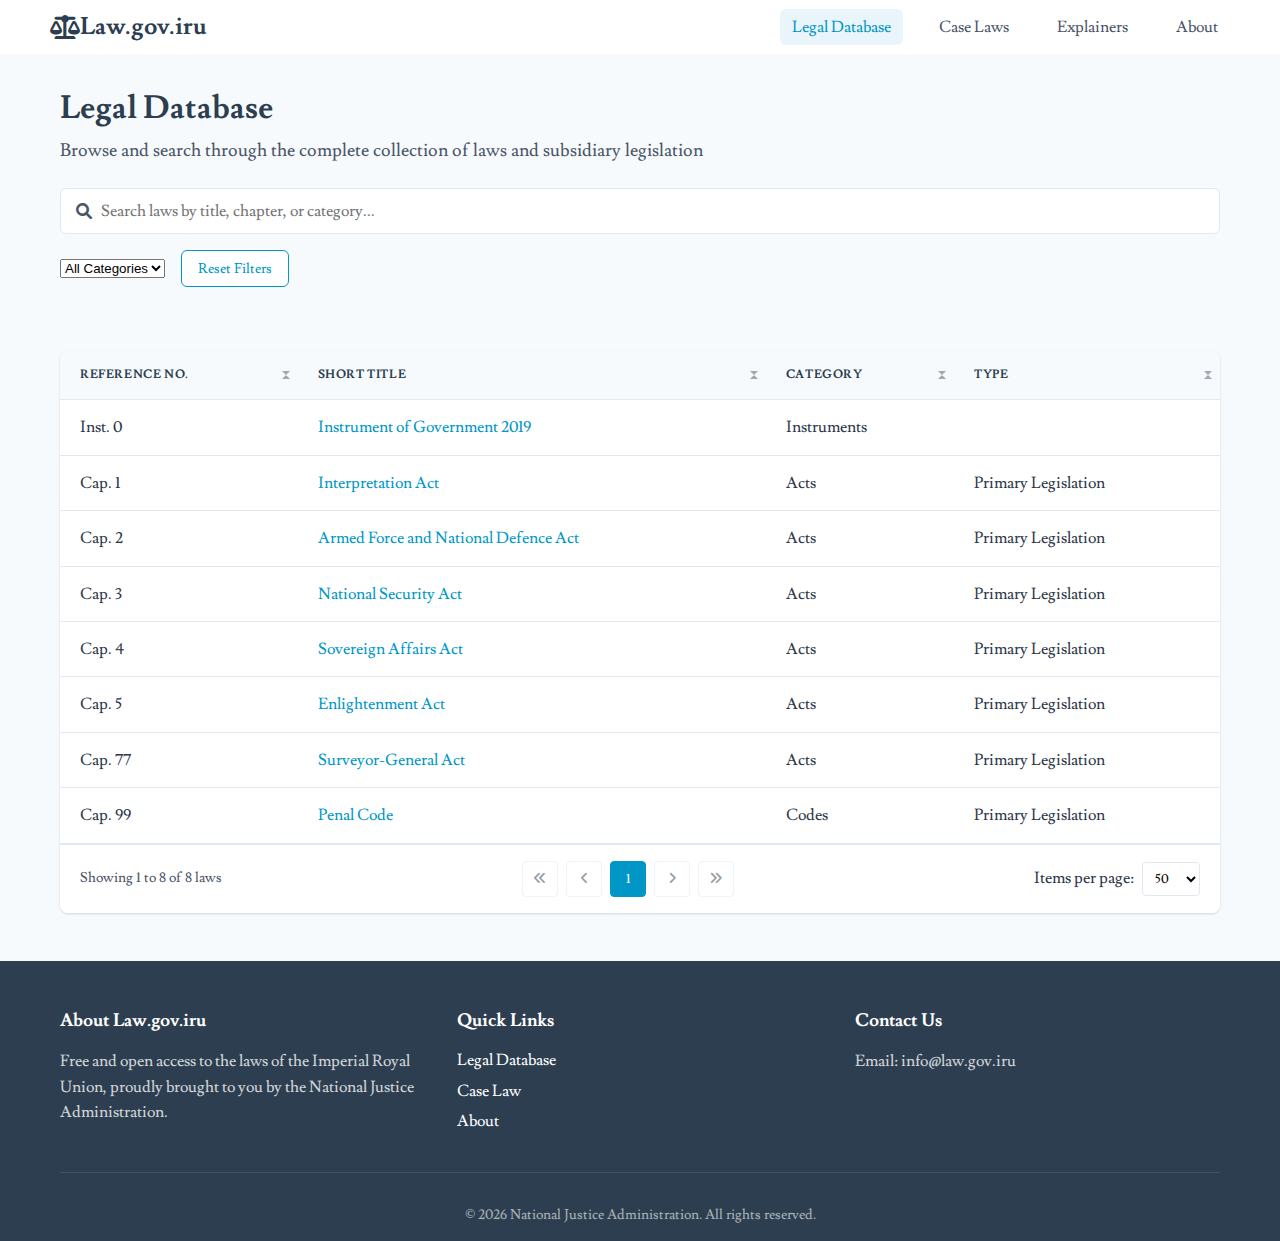
<file: index.html>
<!DOCTYPE html>
<html lang="en">
<head>
    <meta charset="UTF-8">
    <meta name="viewport" content="width=device-width, initial-scale=1.0">
    <title>Law.gov.iru - Nigerian Laws Database</title>
    <link rel="stylesheet" href="css/styles.css">
    <link rel="stylesheet" href="https://cdnjs.cloudflare.com/ajax/libs/font-awesome/6.0.0/css/all.min.css">
</head>
<body>
    <!-- Header will be loaded here -->
    <div id="header"></div>

    <main class="container">
        <header class="page-header">
            <h1>Legal Database</h1>
            <p>Browse and search through the complete collection of laws and subsidiary legislation</p>
            
            <div class="search-container">
                <div class="search-box">
                    <i class="fas fa-search"></i>
                    <input type="text" id="searchInput" placeholder="Search laws by title, chapter, or category...">
                </div>
                <div class="filters">
                    <select id="categoryFilter">
                        <option value="">All Categories</option>
                        <option value="instruments">Instruments</option>
                        <option value="charters">Charters</option>
                        <option value="acts">Acts</option>
                        <option value="codes">Codes</option>
                        <option value="regulations">Regulations</option>
                    </select>
                    <button id="resetFilters">Reset Filters</button>
                </div>
            </div>
        </header>

        <div class="laws-table-container">
            <div class="table-responsive">
                <table id="lawsTable" class="laws-table">
                    <thead>
                        <tr>
                            <th>Reference No.</th>
                            <th>Short Title</th>
                            <th>Category</th>
                            <th>Type</th>
                        </tr>
                    </thead>
                    <tbody id="lawsTableBody">
                        <tr>
                            <td>Inst. 0</td>
                            <td><a href="acts/template.html">Instrument of Government 2019</a></td>
                            <td>Instruments</td>
                            <td></td>
                        </tr> 
                        <tr>
                            <td>Cap. 1</td>
                            <td><a href="acts/template.html">Interpretation Act</a></td>
                            <td>Acts</td>
                            <td>Primary Legislation</td>
                        </tr>
                        <tr>
                            <td>Cap. 2</td>
                            <td><a href="acts/template.html">Armed Force and National Defence Act</a></td>
                            <td>Acts</td>
                            <td>Primary Legislation</td>
                        </tr>
                        <tr>
                            <td>Cap. 3</td>
                            <td><a href="acts/template.html">National Security Act</a></td>
                            <td>Acts</td>
                            <td>Primary Legislation</td>
                        </tr>
                        <tr>
                            <td>Cap. 4</td>
                            <td><a href="acts/template.html">Sovereign Affairs Act</a></td>
                            <td>Acts</td>
                            <td>Primary Legislation</td>
                        </tr>
                        <tr>
                            <td>Cap. 5</td>
                            <td><a href="acts/template.html">Enlightenment Act</a></td>
                            <td>Acts</td>
                            <td>Primary Legislation</td>
                        </tr>
                        <tr>
                            <td>Cap. 77</td>
                            <td><a href="acts/surveyor-general-act.html">Surveyor-General Act</a></td>
                            <td>Acts</td>
                            <td>Primary Legislation</td>
                        </tr>
                        <tr>
                            <td>Cap. 99</td>
                            <td><a href="acts/template.html">Penal Code</a></td>
                            <td>Codes</td>
                            <td>Primary Legislation</td>
                        </tr>
                        <!-- More acts will be added here -->
                    </tbody>
                </table>
            </div>
            
            <div class="pagination-container">
                <div class="pagination-info" id="paginationInfo"></div>
                <div class="pagination-controls">
                    <button id="firstPage" disabled><i class="fas fa-angle-double-left"></i></button>
                    <button id="prevPage" disabled><i class="fas fa-angle-left"></i></button>
                    <span id="pageNumbers"></span>
                    <button id="nextPage" disabled><i class="fas fa-angle-right"></i></button>
                    <button id="lastPage" disabled><i class="fas fa-angle-double-right"></i></button>
                </div>
                <div class="page-size">
                    <label for="pageSize">Items per page:</label>
                    <select id="pageSize">
                        <option value="10">10</option>
                        <option value="25">25</option>
                        <option value="50" selected>50</option>
                        <option value="100">100</option>
                    </select>
                </div>
            </div>
        </div>
    </main>

    <!-- Footer will be loaded here -->
    <div id="footer"></div>

    <!-- Load components -->
    <script>
        // Load header
        fetch('components/header.html')
            .then(response => response.text())
            .then(html => {
                document.getElementById('header').innerHTML = html;
            });

        // Load footer
        fetch('components/footer.html')
            .then(response => response.text())
            .then(html => {
                document.getElementById('footer').innerHTML = html;
            });
    </script>

    <script src="js/app.js" type="module"></script>
</body>
</html>
</file>
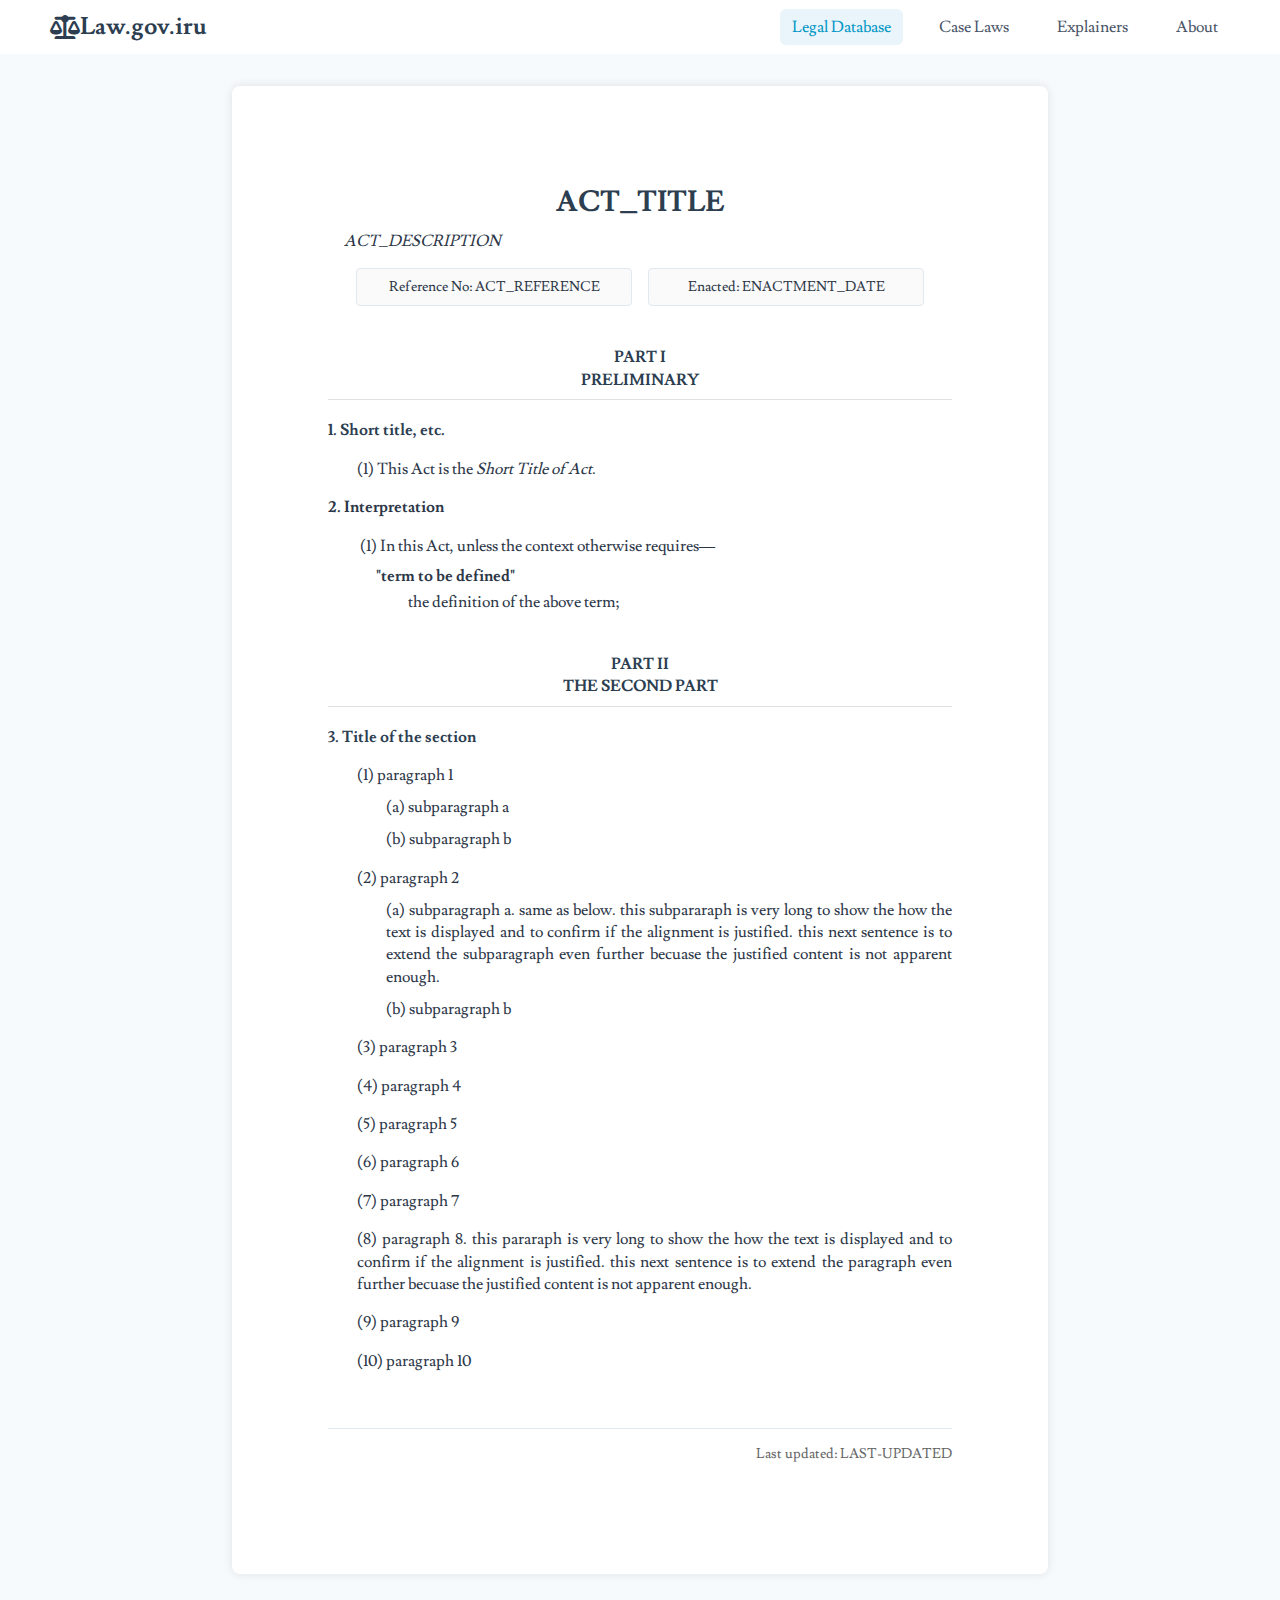
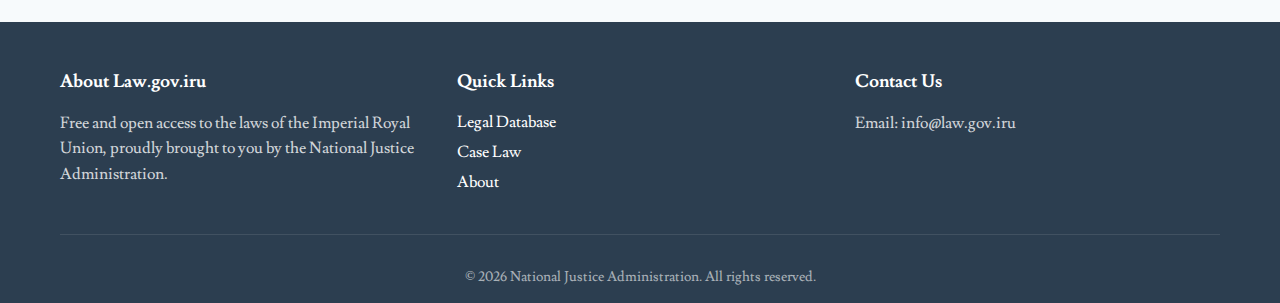
<file: template.html>
<!DOCTYPE html>
<html lang="en">
<head>
    <meta charset="UTF-8">
    <meta name="viewport" content="width=device-width, initial-scale=1.0">
    <title>ACT_TITLE - Law.gov.iru</title>
    <link rel="stylesheet" href="css/styles.css">
    <link rel="stylesheet" href="https://cdnjs.cloudflare.com/ajax/libs/font-awesome/6.0.0/css/all.min.css">
</head>
<body>
    <!-- Header will be loaded here -->
    <div id="header"></div>
    <div class="navbar-placeholder"></div>

    <main class="container">
        <div class="act-container">
            <header class="act-header">
                <h1>ACT_TITLE</h1>
                <subtitle>ACT_DESCRIPTION</subtitle>
                <div class="act-meta">
                    <span class="reference-no">Reference No: ACT_REFERENCE</span>
                    <span class="enactment-date">Enacted: ENACTMENT_DATE</span>
                </div>
            </header>

            <div class="act-content">
                <!-- Act content will be dynamically loaded here -->
                <div class="act-part">
                    <h1>PART I<br>PRELIMINARY</h1>
                    
                    <div class="section" id="section-1">
                        <h2>1. Short title, etc.</h2>
                        <h3>(1) This Act is the <i>Short Title of Act</i>.</h3>
                    </div>
                    
                    <div class="interpretation" id="section-2">
                        <h2>2. Interpretation</h2>
                        <h3>(1) In this Act, unless the context otherwise requires—</h3>
                        
                        <dl class="definition-list">
                            <dt>"term to be defined"</dt>
                            <dd>the definition of the above term;</dd>
                        </dl>
                    </div>
                </div>
                
                <div class="act-part">
                    <h1>PART II<br>THE SECOND PART</h1>
                    
                    <div class="section" id="section-3">
                        <h2>3. Title of the section</h2>
                        <h3>(1) paragraph 1</h3>
                        <h4>(a) subparagraph a</h4>
                        <h4>(b) subparagraph b</h4>
                        <h3>(2) paragraph 2</h3>
                        <h4>(a) subparagraph a. same as below. this subpararaph is very long to show the how the text is displayed and to confirm if the alignment is justified. this next sentence is to extend the subparagraph even further becuase the justified content is not apparent enough.</h4>
                        <h4>(b) subparagraph b</h4>
                        <h3>(3) paragraph 3</h3>
                        <h3>(4) paragraph 4</h3>
                        <h3>(5) paragraph 5</h3>
                        <h3>(6) paragraph 6</h3>
                        <h3>(7) paragraph 7</h3>
                        <h3>(8) paragraph 8. this pararaph is very long to show the how the text is displayed and to confirm if the alignment is justified. this next sentence is to extend the paragraph even further becuase the justified content is not apparent enough.</h3>
                        <h3>(9) paragraph 9</h3>
                        <h3>(10) paragraph 10</h3>
                    </div>
                </div>
            </div>

            <footer class="act-footer">
                <p>Last updated: LAST-UPDATED</p>
            </footer>
        </div>
    </main>

    <!-- Footer will be loaded here -->
    <div id="footer"></div>

    <script>
        // Load header
        fetch('components/header.html')
            .then(response => response.text())
            .then(html => {
                document.getElementById('header').innerHTML = html;
                // Initialize scroll behavior after header is loaded
                initializeScrollBehavior();
            });

        // Load footer
        fetch('components/footer.html')
            .then(response => response.text())
            .then(html => {
                document.getElementById('footer').innerHTML = html;
            });

        // Initialize scroll behavior
        function initializeScrollBehavior() {
            const navbar = document.querySelector('.navbar');
            let lastScrollTop = 0;
            let scrollThreshold = 100; // Start floating after 100px of scroll

            window.addEventListener('scroll', () => {
                const scrollTop = window.pageYOffset || document.documentElement.scrollTop;
                
                if (scrollTop > scrollThreshold) {
                    navbar.classList.add('scrolled');
                } else {
                    navbar.classList.remove('scrolled');
                }
                
                lastScrollTop = scrollTop;
            });
        }
    </script>
</body>
</html>
</file>
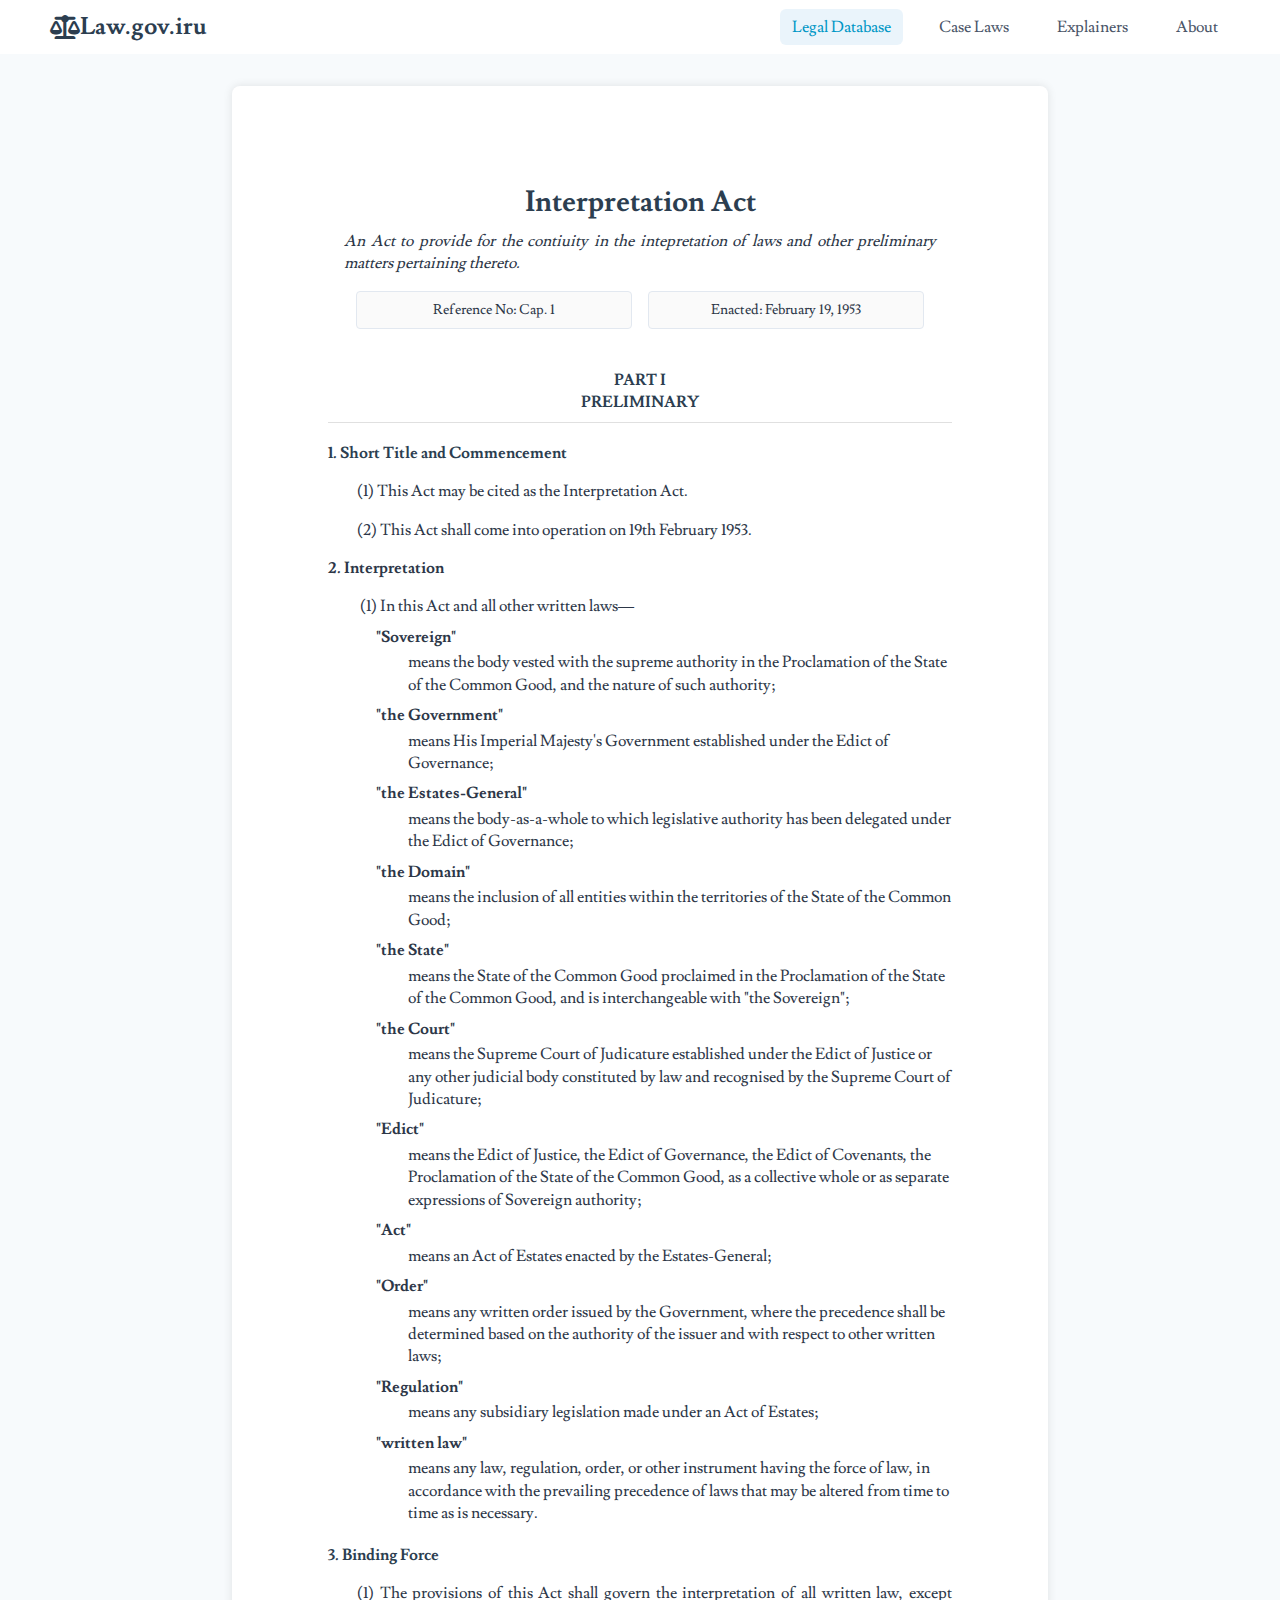
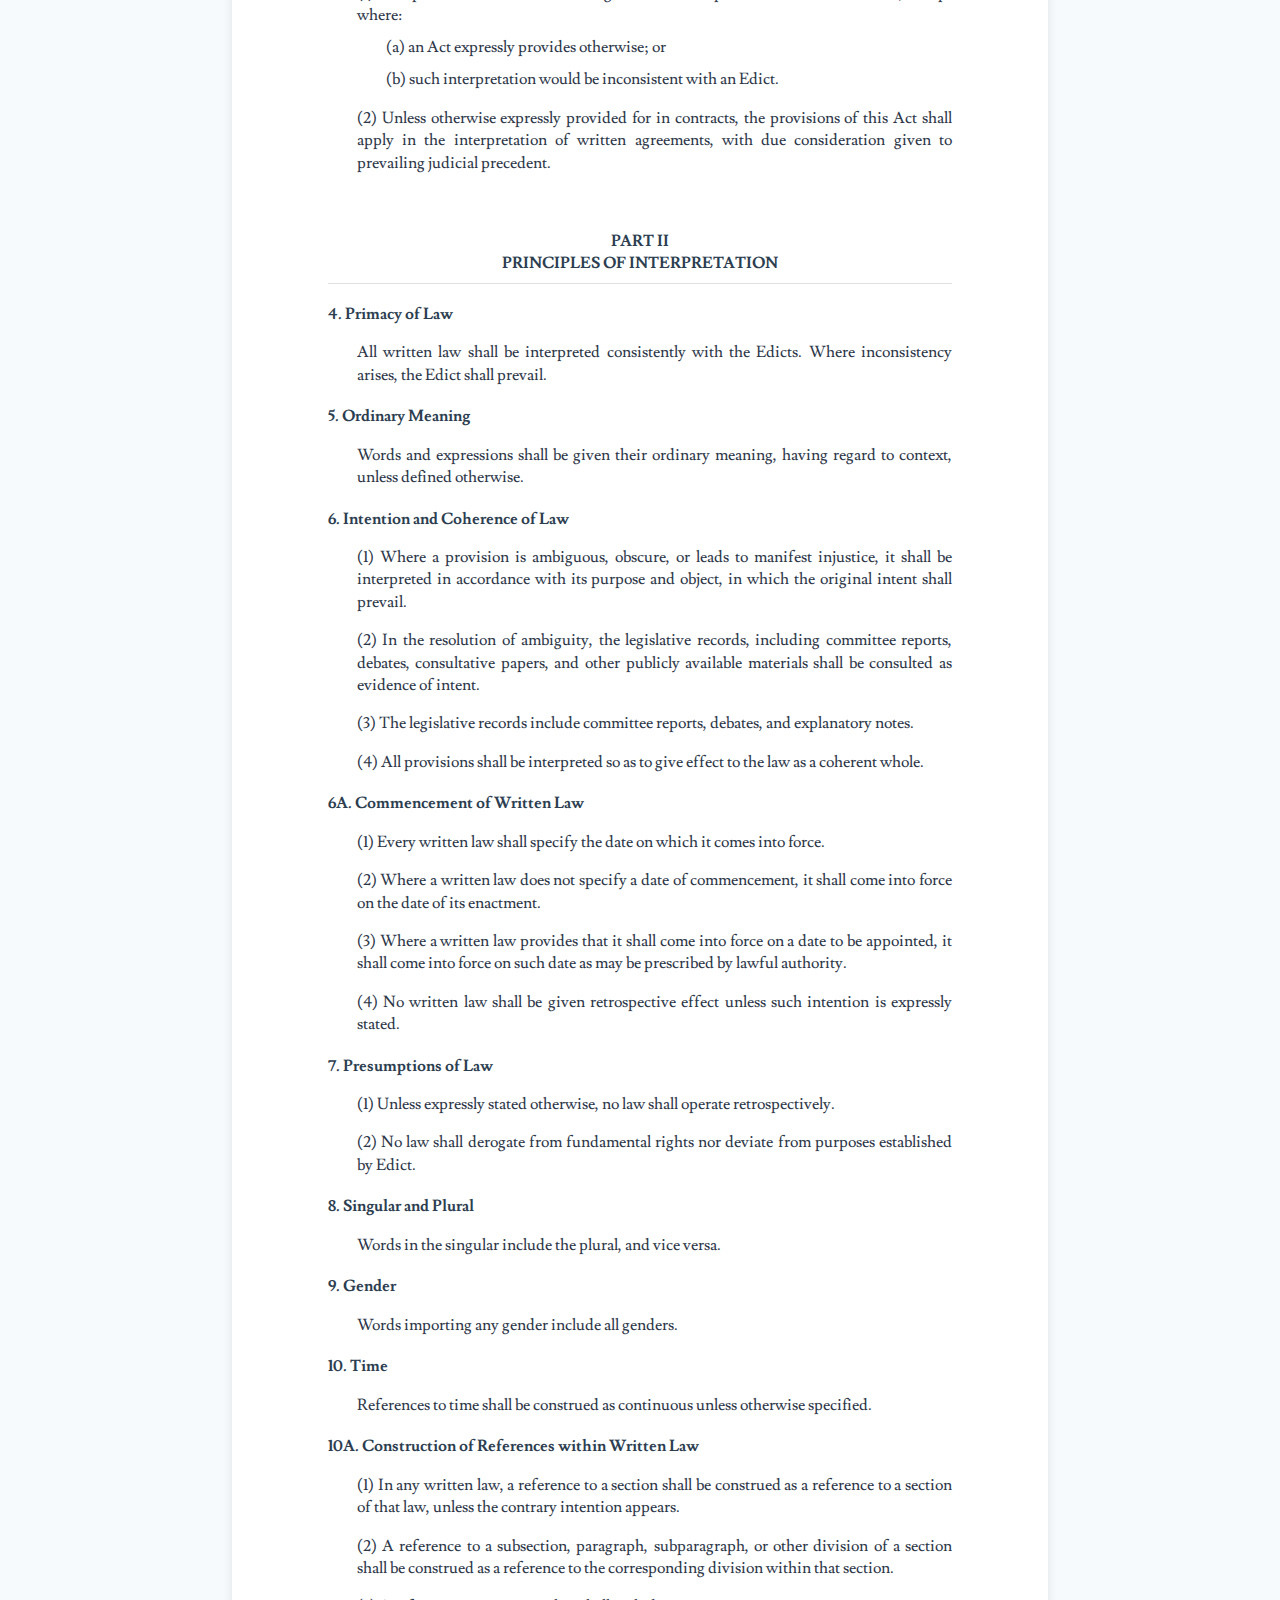
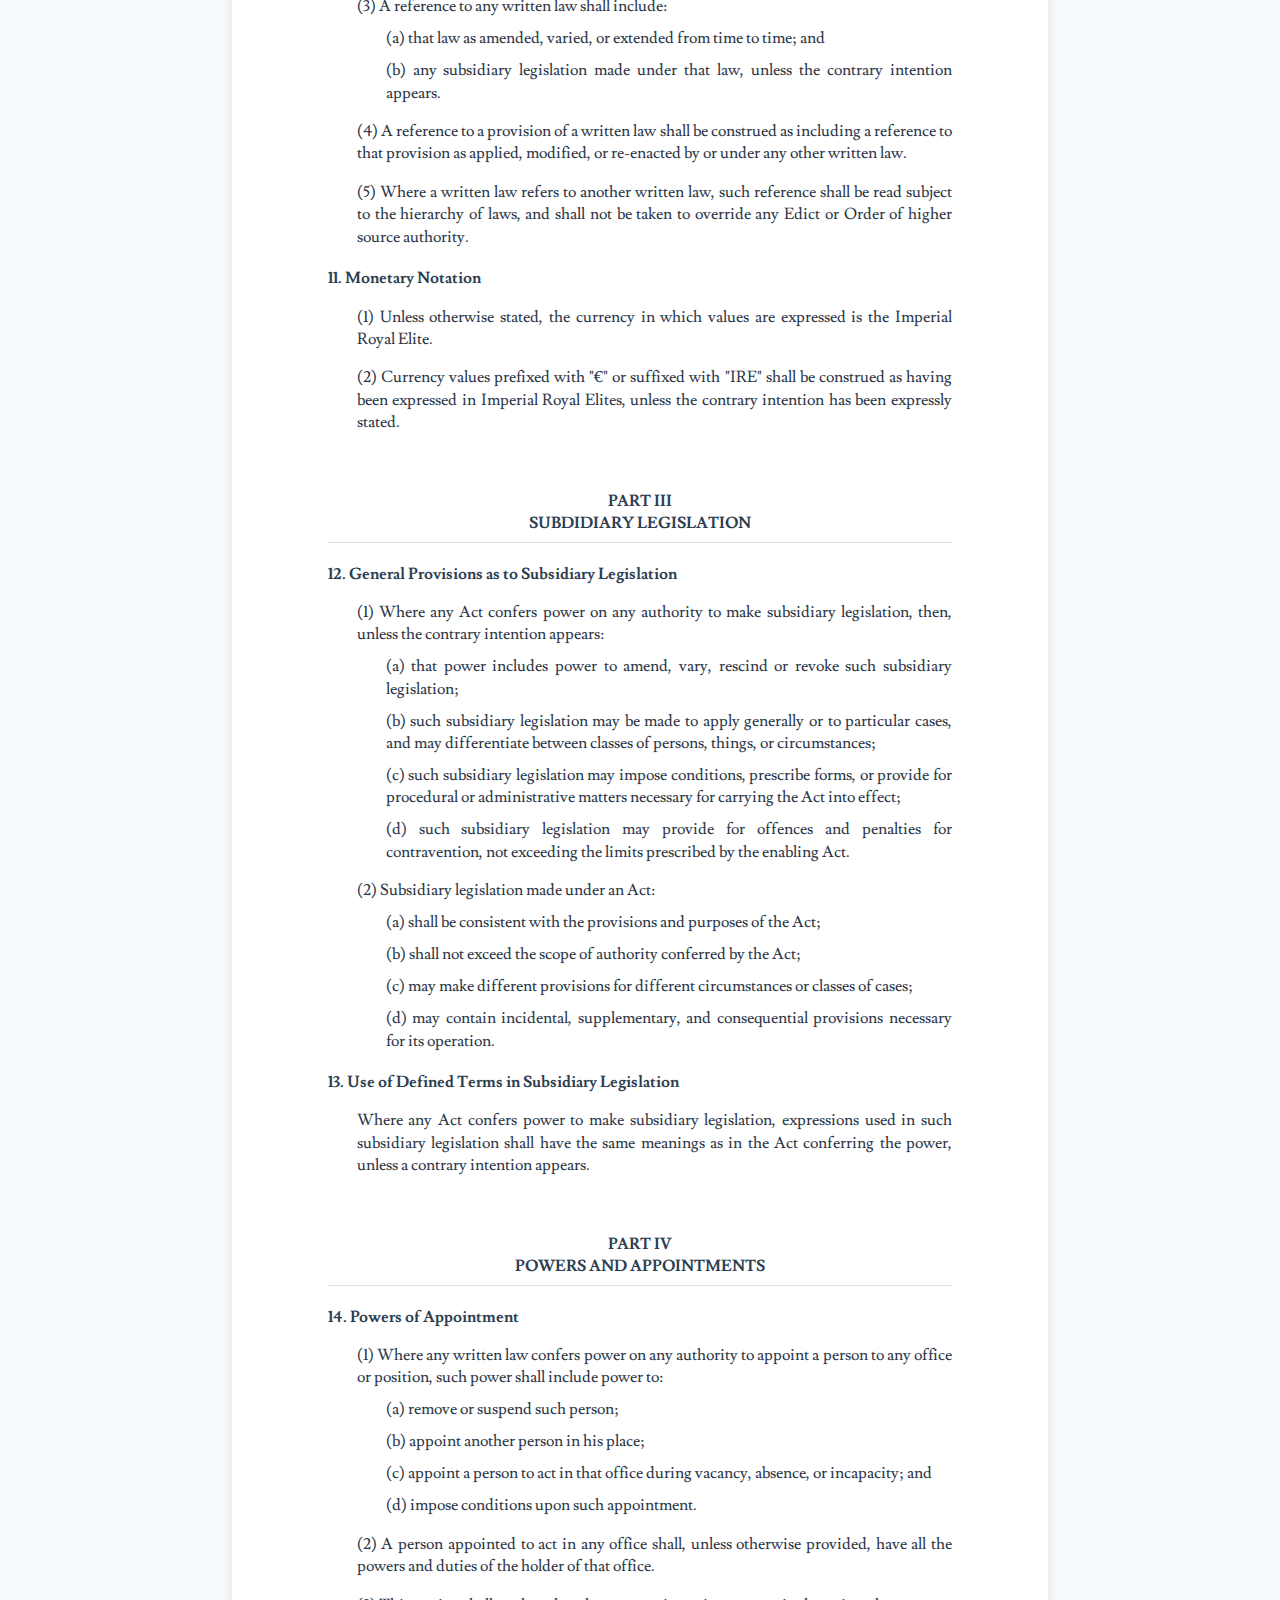
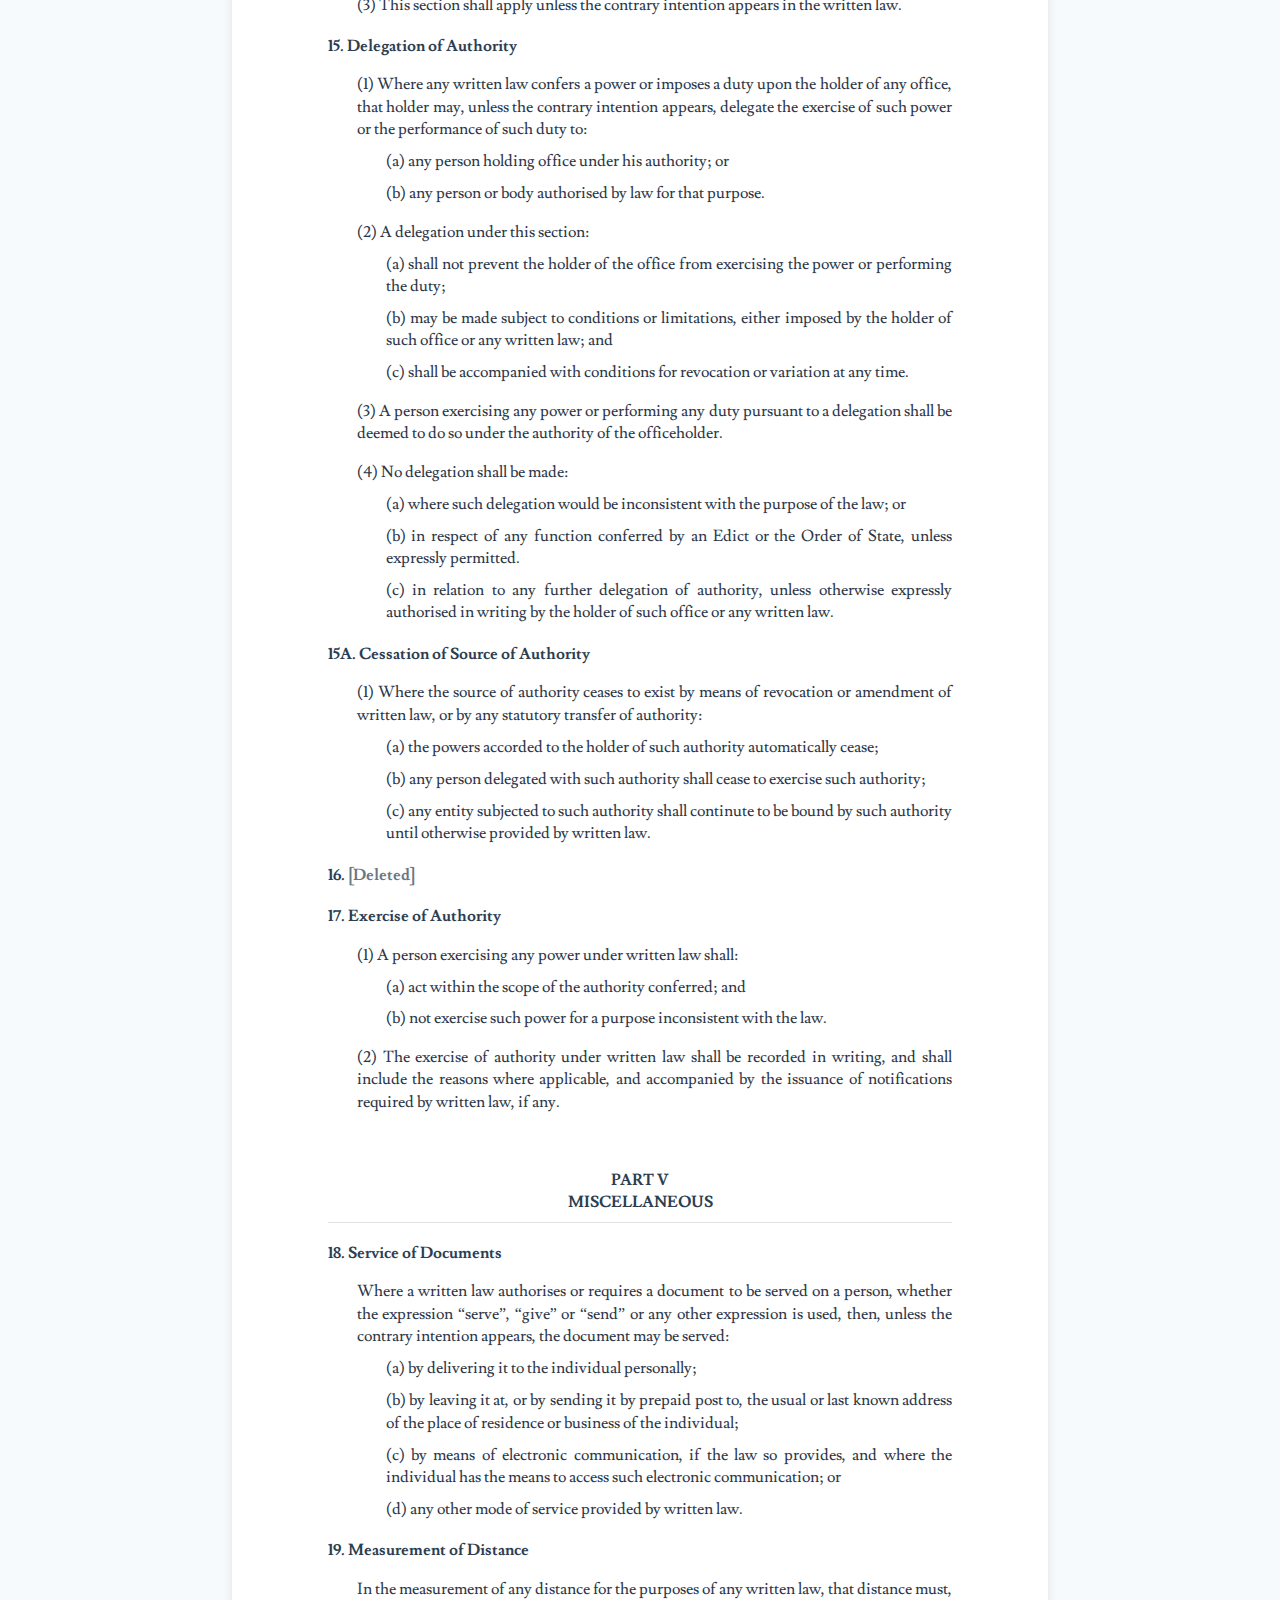
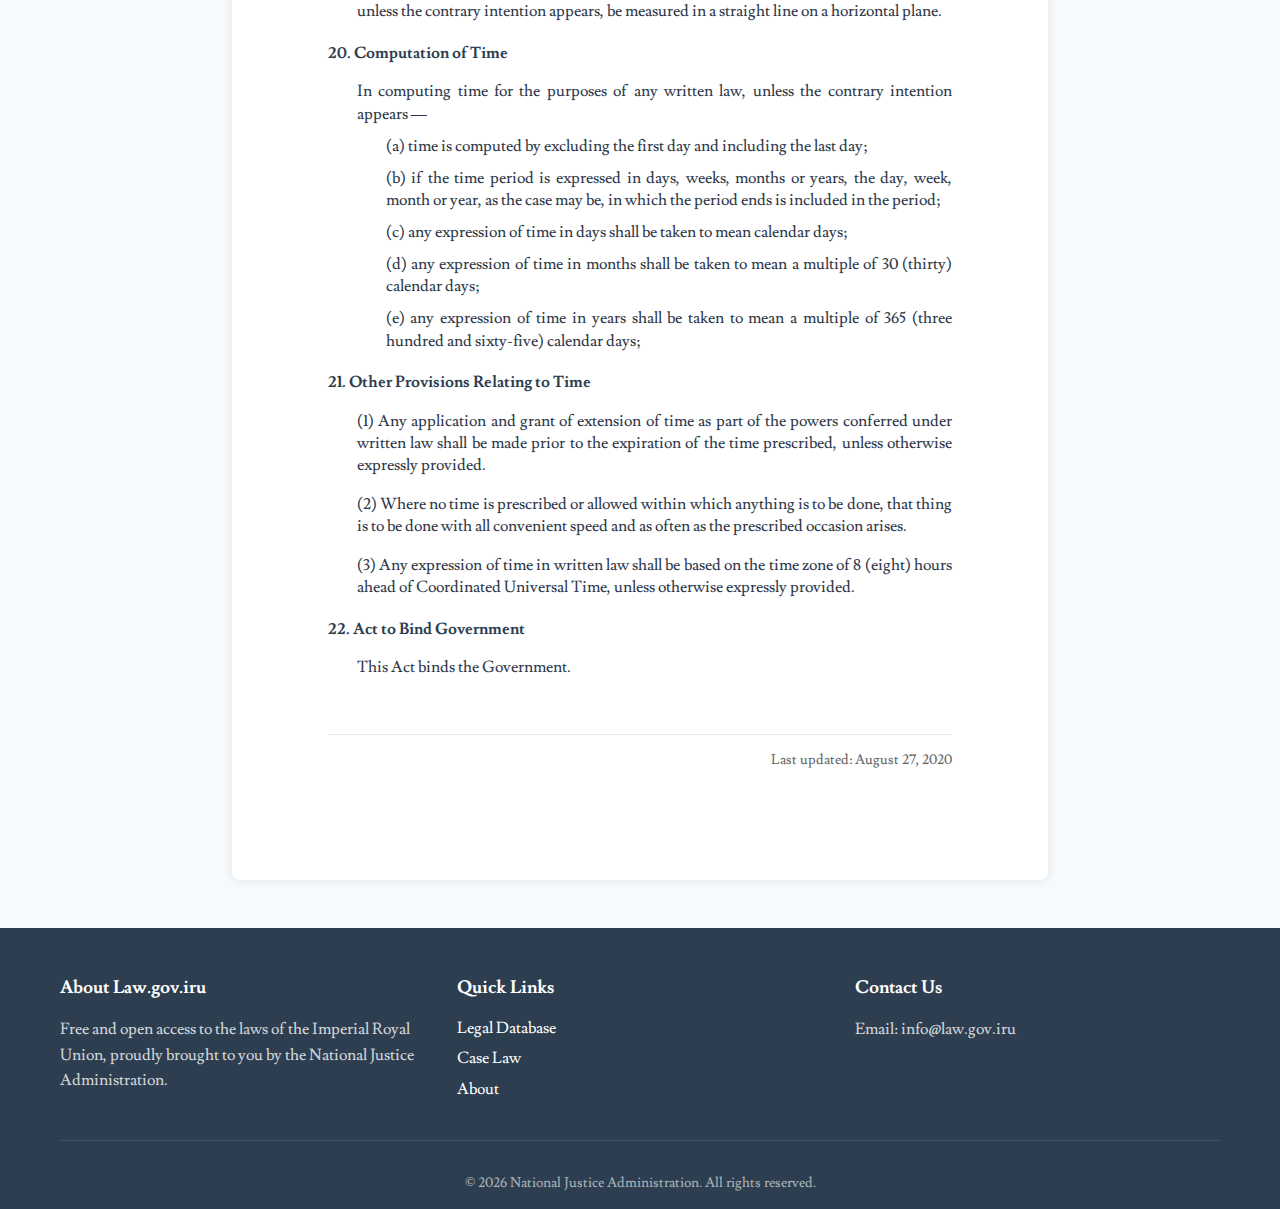
<file: act-of-estates/interpretation-act.html>
<!DOCTYPE html>
<html lang="en">
<head>
    <meta charset="UTF-8">
    <meta name="viewport" content="width=device-width, initial-scale=1.0">
    <title>Interpretation Act - Law.gov.iru</title>
    <link rel="stylesheet" href="../css/styles.css">
    <link rel="stylesheet" href="https://cdnjs.cloudflare.com/ajax/libs/font-awesome/6.0.0/css/all.min.css">
</head>
<body>
    <!-- Header will be loaded here -->
    <div id="header"></div>
    <div class="navbar-placeholder"></div>

    <main class="container">
        <div class="act-container">
            <header class="act-header">
                <h1>Interpretation Act</h1>
                <subtitle>An Act to provide for the contiuity in the intepretation of laws and other preliminary matters pertaining thereto.</subtitle>
                <div class="act-meta">
                    <span class="reference-no">Reference No: Cap. 1</span>
                    <span class="enactment-date">Enacted: February 19, 1953</span>
                </div>
            </header>

            <div class="act-content">
                <div class="act-part">
                    <h1>PART I<br>PRELIMINARY</h1>
                    
                    <div class="section" id="section-1">
                        <h2>1. Short Title and Commencement</h2>
                        <h3>(1) This Act may be cited as the Interpretation Act.</h3>
                        <h3>(2) This Act shall come into operation on 19th February 1953.</h3>
                    </div>
                    
                    <div class="interpretation" id="section-2">
                        <h2>2. Interpretation</h2>
                        <h3>(1) In this Act and all other written laws—</h3>
                        
                        <dl class="definition-list">
                            <dt>"Sovereign"</dt>
                            <dd>means the body vested with the supreme authority in the Proclamation of the State of the Common Good, and the nature of such authority;</dd>
                            
                            <dt>"the Government"</dt>
                            <dd>means His Imperial Majesty's Government established under the Edict of Governance;</dd>
                            
                            <dt>"the Estates-General"</dt>
                            <dd>means the body-as-a-whole to which legislative authority has been delegated under the Edict of Governance;</dd>
                            
                            <dt>"the Domain"</dt>
                            <dd>means the inclusion of all entities within the territories of the State of the Common Good;</dd>
                            
                            <dt>"the State"</dt>
                            <dd>means the State of the Common Good proclaimed in the Proclamation of the State of the Common Good, and is interchangeable with "the Sovereign";</dd>
                            
                            <dt>"the Court"</dt>
                            <dd>means the Supreme Court of Judicature established under the Edict of Justice or any other judicial body constituted by law and recognised by the Supreme Court of Judicature;</dd>

                            <dt>"Edict"</dt>
                            <dd>means the Edict of Justice, the Edict of Governance, the Edict of Covenants, the Proclamation of the State of the Common Good, as a collective whole or as separate expressions of Sovereign authority;</dd>
                            
                            <dt>"Act"</dt>
                            <dd>means an Act of Estates enacted by the Estates-General;</dd>

                            <dt>"Order"</dt>
                            <dd>means any written order issued by the Government, where the precedence shall be determined based on the authority of the issuer and with respect to other written laws;</dd>
                            
                            <dt>"Regulation"</dt>
                            <dd>means any subsidiary legislation made under an Act of Estates;</dd>
                            
                            <dt>"written law"</dt>
                            <dd>means any law, regulation, order, or other instrument having the force of law, in accordance with the prevailing precedence of laws that may be altered from time to time as is necessary.</dd>
                        </dl>
                    </div>

                    <div class="section" id="section-3">
                        <h2>3. Binding Force</h2>
                        <h3>(1) The provisions of this Act shall govern the interpretation of all written law, except where:</h3>
                        <h4>(a) an Act expressly provides otherwise; or</h4>
                        <h4>(b) such interpretation would be inconsistent with an Edict.</h4>
                        <h3>(2) Unless otherwise expressly provided for in contracts, the provisions of this Act shall apply in the interpretation of written agreements, with due consideration given to prevailing judicial precedent.</h3>
                    </div>
                </div>
                
                <div class="act-part">
                    <h1>PART II<br>Principles of Interpretation</h1>
                    
                    <div class="section" id="section-4">
                        <h2>4. Primacy  of Law</h2>
                        <h3>All written law shall be interpreted consistently with the Edicts. Where inconsistency arises, the Edict shall prevail.</h3>
                    </div>

                    <div class="section" id="section-5">
                        <h2>5. Ordinary Meaning</h2>
                        <h3>Words and expressions shall be given their ordinary meaning, having regard to context, unless defined otherwise.</h3>
                    </div>

                    <div class="section" id="section-6">
                        <h2>6. Intention and Coherence of Law</h2>
                        <h3>(1) Where a provision is ambiguous, obscure, or leads to manifest injustice, it shall be interpreted in accordance with its purpose and object, in which the original intent shall prevail.</h3>
                        <h3>(2) In the resolution of ambiguity, the legislative records, including committee reports, debates, consultative papers, and other publicly available materials shall be consulted as evidence of intent.</h3>
                        <h3>(3) The legislative records include committee reports, debates, and explanatory notes.</h3>
                        <h3>(4) All provisions shall be interpreted so as to give effect to the law as a coherent whole.</h3>
                    </div>

                    <div class="section" id="section-6a">
                        <h2>6A. Commencement of Written Law</h2>
                        <h3>(1) Every written law shall specify the date on which it comes into force.</h3>
                        <h3>(2) Where a written law does not specify a date of commencement, it shall come into force on the date of its enactment.</h3>
                        <h3>(3) Where a written law provides that it shall come into force on a date to be appointed, it shall come into force on such date as may be prescribed by lawful authority.</h3>
                        <h3>(4) No written law shall be given retrospective effect unless such intention is expressly stated.</h3>
                    </div>

                    <div class="section" id="section-7">
                        <h2>7. Presumptions of Law</h2>
                        <h3>(1) Unless expressly stated otherwise, no law shall operate retrospectively.</h3>
                        <h3>(2) No law shall derogate from fundamental rights nor deviate from purposes established by Edict.</h3>
                    </div>

                    <div class="section" id="section-8">
                        <h2>8. Singular and Plural</h2>
                        <h3>Words in the singular include the plural, and vice versa.</h3>
                    </div>

                    <div class="section" id="section-9">
                        <h2>9. Gender</h2>
                        <h3>Words importing any gender include all genders.</h3>
                    </div>

                    <div class="section" id="section-10">
                        <h2>10. Time</h2>
                        <h3>References to time shall be construed as continuous unless otherwise specified.</h3>
                    </div>

                    <div class="section" id="section-10a">
                        <h2>10A. Construction of References within Written Law</h2>
                        <h3>(1) In any written law, a reference to a section shall be construed as a reference to a section of that law, unless the contrary intention appears.</h3>
                        <h3>(2) A reference to a subsection, paragraph, subparagraph, or other division of a section shall be construed as a reference to the corresponding division within that section.</h3>
                        <h3>(3) A reference to any written law shall include:
                            <h4>(a) that law as amended, varied, or extended from time to time; and</h4>
                            <h4>(b) any subsidiary legislation made under that law, unless the contrary intention appears.</h4>
                        </h3>
                        <h3>(4) A reference to a provision of a written law shall be construed as including a reference to that provision as applied, modified, or re-enacted by or under any other written law.</h3>
                        <h3>(5) Where a written law refers to another written law, such reference shall be read subject to the hierarchy of laws, and shall not be taken to override any Edict or Order of higher source authority.</h3>
                    </div>

                    <div class="section" id="section-11">
                        <h2>11. Monetary Notation</h2>
                        <h3>(1) Unless otherwise stated, the currency in which values are expressed is the Imperial Royal Elite.</h3>
                        <h3>(2) Currency values prefixed with "€" or suffixed with "IRE" shall be construed as having been expressed in Imperial Royal Elites, unless the contrary intention has been expressly stated.</h3>
                    </div>
                </div>
                
                <div class="act-part">
                    <h1>PART III<br>Subdidiary Legislation</h1>
                    
                    <div class="section" id="section-12">
                        <h2>12. General Provisions as to Subsidiary Legislation</h2>
                        <h3>(1) Where any Act confers power on any authority to make subsidiary legislation, then, unless the contrary intention appears:</h3>
                        <h4>(a) that power includes power to amend, vary, rescind or revoke such subsidiary legislation;</h4>
                        <h4>(b) such subsidiary legislation may be made to apply generally or to particular cases, and may differentiate between classes of persons, things, or circumstances;</h4>
                        <h4>(c) such subsidiary legislation may impose conditions, prescribe forms, or provide for procedural or administrative matters necessary for carrying the Act into effect;</h4>
                        <h4>(d) such subsidiary legislation may provide for offences and penalties for contravention, not exceeding the limits prescribed by the enabling Act.</h4>
                        <h3>(2) Subsidiary legislation made under an Act:</h3>
                        <h4>(a) shall be consistent with the provisions and purposes of the Act;</h4>
                        <h4>(b) shall not exceed the scope of authority conferred by the Act;</h4>
                        <h4>(c) may make different provisions for different circumstances or classes of cases;</h4>
                        <h4>(d) may contain incidental, supplementary, and consequential provisions necessary for its operation.</h4>
                    </div>

                    <div class="section" id="section-13">
                        <h2>13. Use of Defined Terms in Subsidiary Legislation</h2>
                        <h3>Where any Act confers power to make subsidiary legislation, expressions used in such subsidiary legislation shall have the same meanings as in the Act conferring the power, unless a contrary intention appears.</h3>
                    </div>
                </div>
                
                <div class="act-part">
                    <h1>PART IV<br>Powers and Appointments</h1>
                    
                    <div class="section" id="section-14">
                        <h2>14. Powers of Appointment</h2>
                        <h3>(1) Where any written law confers power on any authority to appoint a person to any office or position, such power shall include power to:</h3>
                        <h4>(a) remove or suspend such person;</h4>
                        <h4>(b) appoint another person in his place;</h4>
                        <h4>(c) appoint a person to act in that office during vacancy, absence, or incapacity; and</h4>
                        <h4>(d) impose conditions upon such appointment.</h4>
                        <h3>(2) A person appointed to act in any office shall, unless otherwise provided, have all the powers and duties of the holder of that office.</h3>
                        <h3>(3) This section shall apply unless the contrary intention appears in the written law.</h3>
                    </div>

                    <div class="section" id="section-15">
                        <h2>15. Delegation of Authority</h2>
                        <h3>(1) Where any written law confers a power or imposes a duty upon the holder of any office, that holder may, unless the contrary intention appears, delegate the exercise of such power or the performance of such duty to:</h3>
                        <h4>(a) any person holding office under his authority; or</h4>
                        <h4>(b) any person or body authorised by law for that purpose.</h4>
                        <h3>(2) A delegation under this section:</h3>
                        <h4>(a) shall not prevent the holder of the office from exercising the power or performing the duty;</h4>
                        <h4>(b) may be made subject to conditions or limitations, either imposed by the holder of such office or any written law; and</h4>
                        <h4>(c) shall be accompanied with conditions for revocation or variation at any time.</h4>
                        <h3>(3) A person exercising any power or performing any duty pursuant to a delegation shall be deemed to do so under the authority of the officeholder.</h3>
                        <h3>(4) No delegation shall be made:</h3>
                        <h4>(a) where such delegation would be inconsistent with the purpose of the law; or</h4>
                        <h4>(b) in respect of any function conferred by an Edict or the Order of State, unless expressly permitted.</h4>
                        <h4>(c) in relation to any further delegation of authority, unless otherwise expressly authorised in writing by the holder of such office or any written law.</h4>
                    </div>
                    
                    <div class="section" id="section-15a">
                        <h2>15A. Cessation of Source of Authority</h2>
                        <h3>(1) Where the source of authority ceases to exist by means of revocation or amendment of written law, or by any statutory transfer of authority:</h3>
                        <h4>(a) the powers accorded to the holder of such authority automatically cease;</h4>
                        <h4>(b) any person delegated with such authority shall cease to exercise such authority;</h4>
                        <h4>(c) any entity subjected to such authority shall continute to be bound by such authority until otherwise provided by written law.</h4>
                    </div>

                    <div class="section" id="section-16">
                        <h2>16. <p class="deleted">[Deleted]</p></h2>
                    </div>

                    <div class="section" id="section-17">
                        <h2>17. Exercise of Authority</h2>
                        <h3>(1) A person exercising any power under written law shall:</h3>
                        <h4>(a) act within the scope of the authority conferred; and</h4>
                        <h4>(b) not exercise such power for a purpose inconsistent with the law.</h4>
                        <h3>(2) The exercise of authority under written law shall be recorded in writing, and shall include the reasons where applicable, and accompanied by the issuance of notifications required by written law, if any.</h3>
                    </div>
                </div>

                <div class="act-part">
                    <h1>PART V<br>Miscellaneous</h1>
                    
                    <div class="section" id="section-18">
                        <h2>18. Service of Documents</h2>
                        <h3>Where a written law authorises or requires a document to be served on a person, whether the expression “serve”, “give” or “send” or any other expression is used, then, unless the contrary intention appears, the document may be served:</h3>
                        <h4>(a) by delivering it to the individual personally;</h4>
                        <h4>(b) by leaving it at, or by sending it by prepaid post to, the usual or last known address of the place of residence or business of the individual;</h4>
                        <h4>(c) by means of electronic communication, if the law so provides, and where the individual has the means to access such electronic communication; or</h4>
                        <h4>(d) any other mode of service provided by written law.</h4>
                    </div>

                    <div class="section" id="section-19">
                        <h2>19. Measurement of Distance</h2>
                        <h3>In the measurement of any distance for the purposes of any written law, that distance must, unless the contrary intention appears, be measured in a straight line on a horizontal plane.</h3>
                    </div>

                    <div class="section" id="section-13">
                        <h2>20. Computation of Time</h2>
                        <h3>In computing time for the purposes of any written law, unless the contrary intention appears —</h3>
                        <h4>(a) time is computed by excluding the first day and including the last day;</h4>
                        <h4>(b) if the time period is expressed in days, weeks, months or years, the day, week, month or year, as the case may be, in which the period ends is included in the period;</h4>
                        <h4>(c) any expression of time in days shall be taken to mean calendar days;</h4>
                        <h4>(d) any expression of time in months shall be taken to mean a multiple of 30 (thirty) calendar days;</h4>
                        <h4>(e) any expression of time in years shall be taken to mean a multiple of 365 (three hundred and sixty-five) calendar days;</h4>
                    </div>

                    <div class="section" id="section-21">
                        <h2>21. Other Provisions Relating to Time</h2>
                        <h3>(1) Any application and grant of extension of time as part of the powers conferred under written law shall be made prior to the expiration of the time prescribed, unless otherwise expressly provided.</h3>
                        <h3>(2) Where no time is prescribed or allowed within which anything is to be done, that thing is to be done with all convenient speed and as often as the prescribed occasion arises.</h3>
                        <h3>(3) Any expression of time in written law shall be based on the time zone of 8 (eight) hours ahead of Coordinated Universal Time, unless otherwise expressly provided.</h3>
                    </div>

                    <div class="section" id="section-22">
                        <h2>22. Act to Bind Government</h2>
                        <h3>This Act binds the Government.</h3>
                    </div>
                </div>
            </div>

            <footer class="act-footer">
                <p>Last updated: August 27, 2020</p>
            </footer>
        </div>
    </main>

    <!-- Footer will be loaded here -->
    <div id="footer"></div>

    <script>
        // Load header
        fetch('../components/header.html')
            .then(response => response.text())
            .then(html => {
                document.getElementById('header').innerHTML = html;
                // Initialize scroll behavior after header is loaded
                initializeScrollBehavior();
            });

        // Load footer
        fetch('../components/footer.html')
            .then(response => response.text())
            .then(html => {
                document.getElementById('footer').innerHTML = html;
            });

        // Initialize scroll behavior
        function initializeScrollBehavior() {
            const navbar = document.querySelector('.navbar');
            let lastScrollTop = 0;
            let scrollThreshold = 100; // Start floating after 100px of scroll

            window.addEventListener('scroll', () => {
                const scrollTop = window.pageYOffset || document.documentElement.scrollTop;
                
                if (scrollTop > scrollThreshold) {
                    navbar.classList.add('scrolled');
                } else {
                    navbar.classList.remove('scrolled');
                }
                
                lastScrollTop = scrollTop;
            });
        }
    </script>
</body>
</html>
</file>
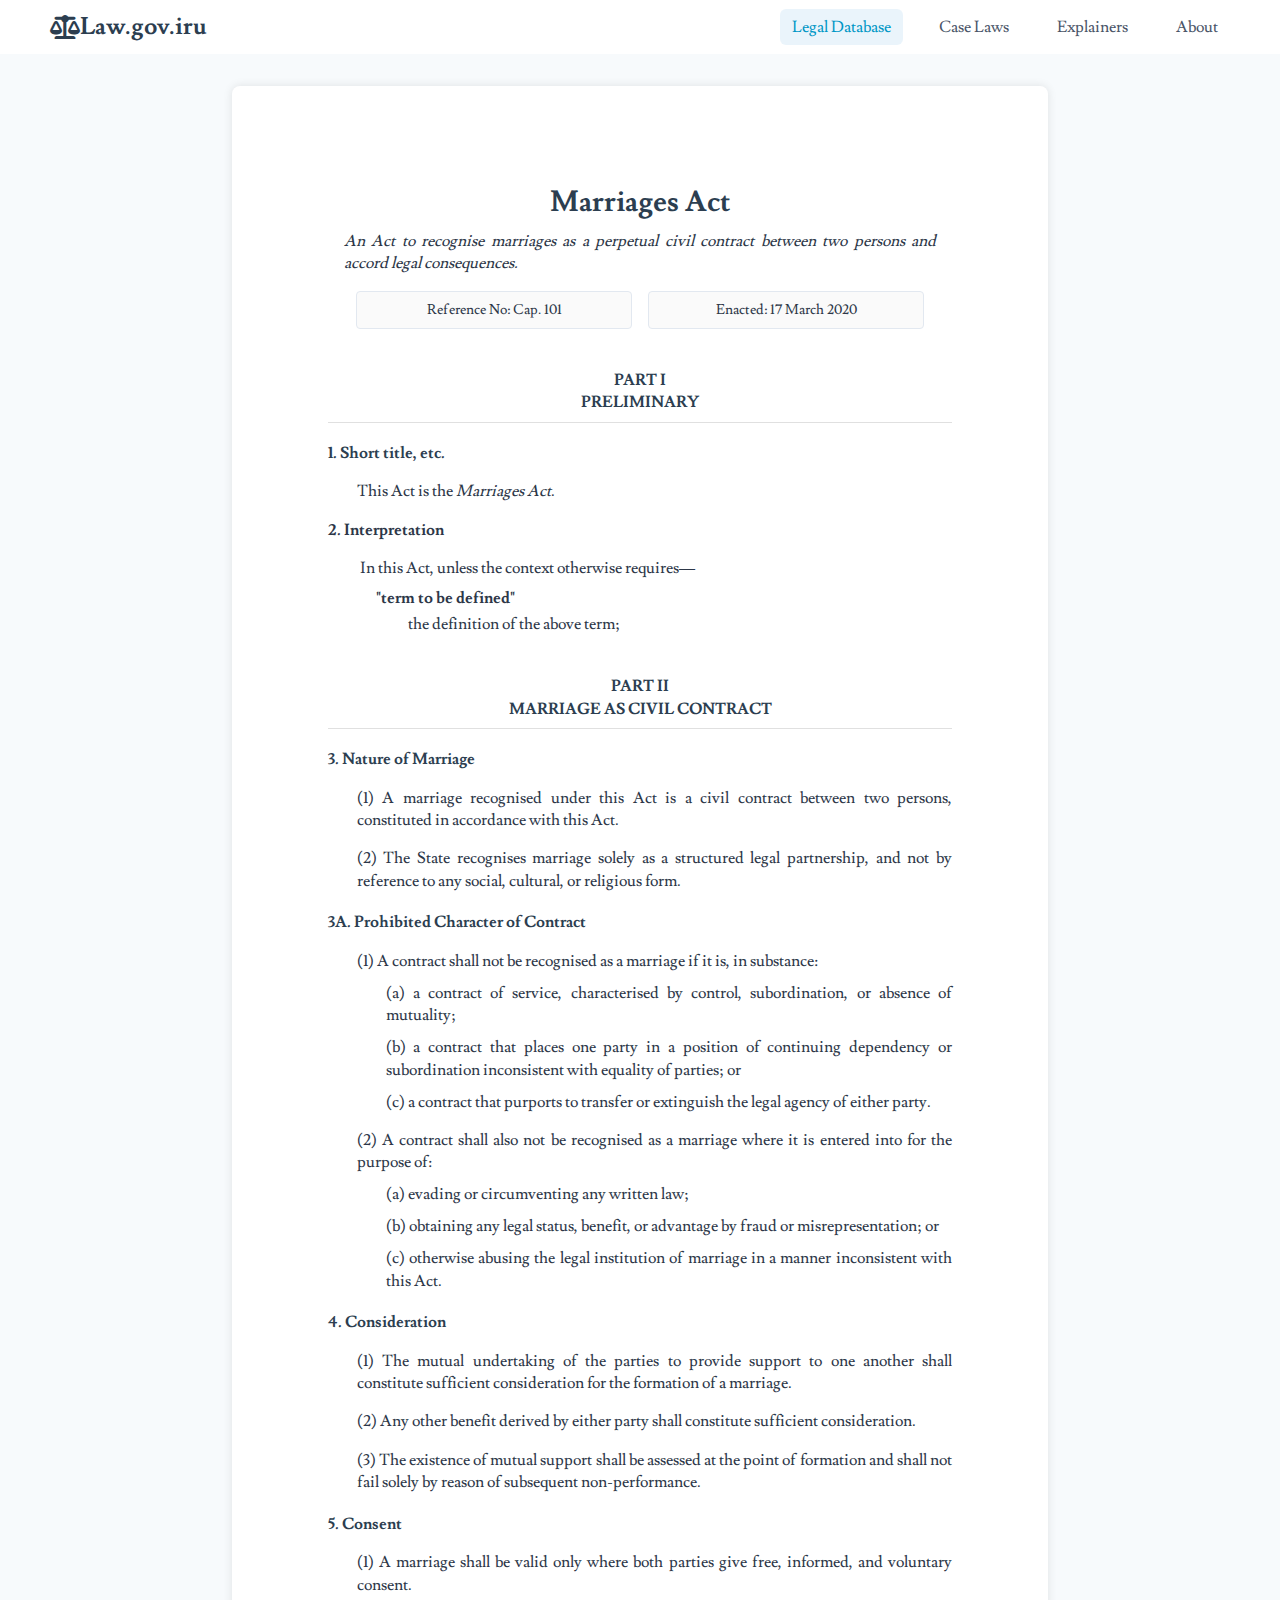
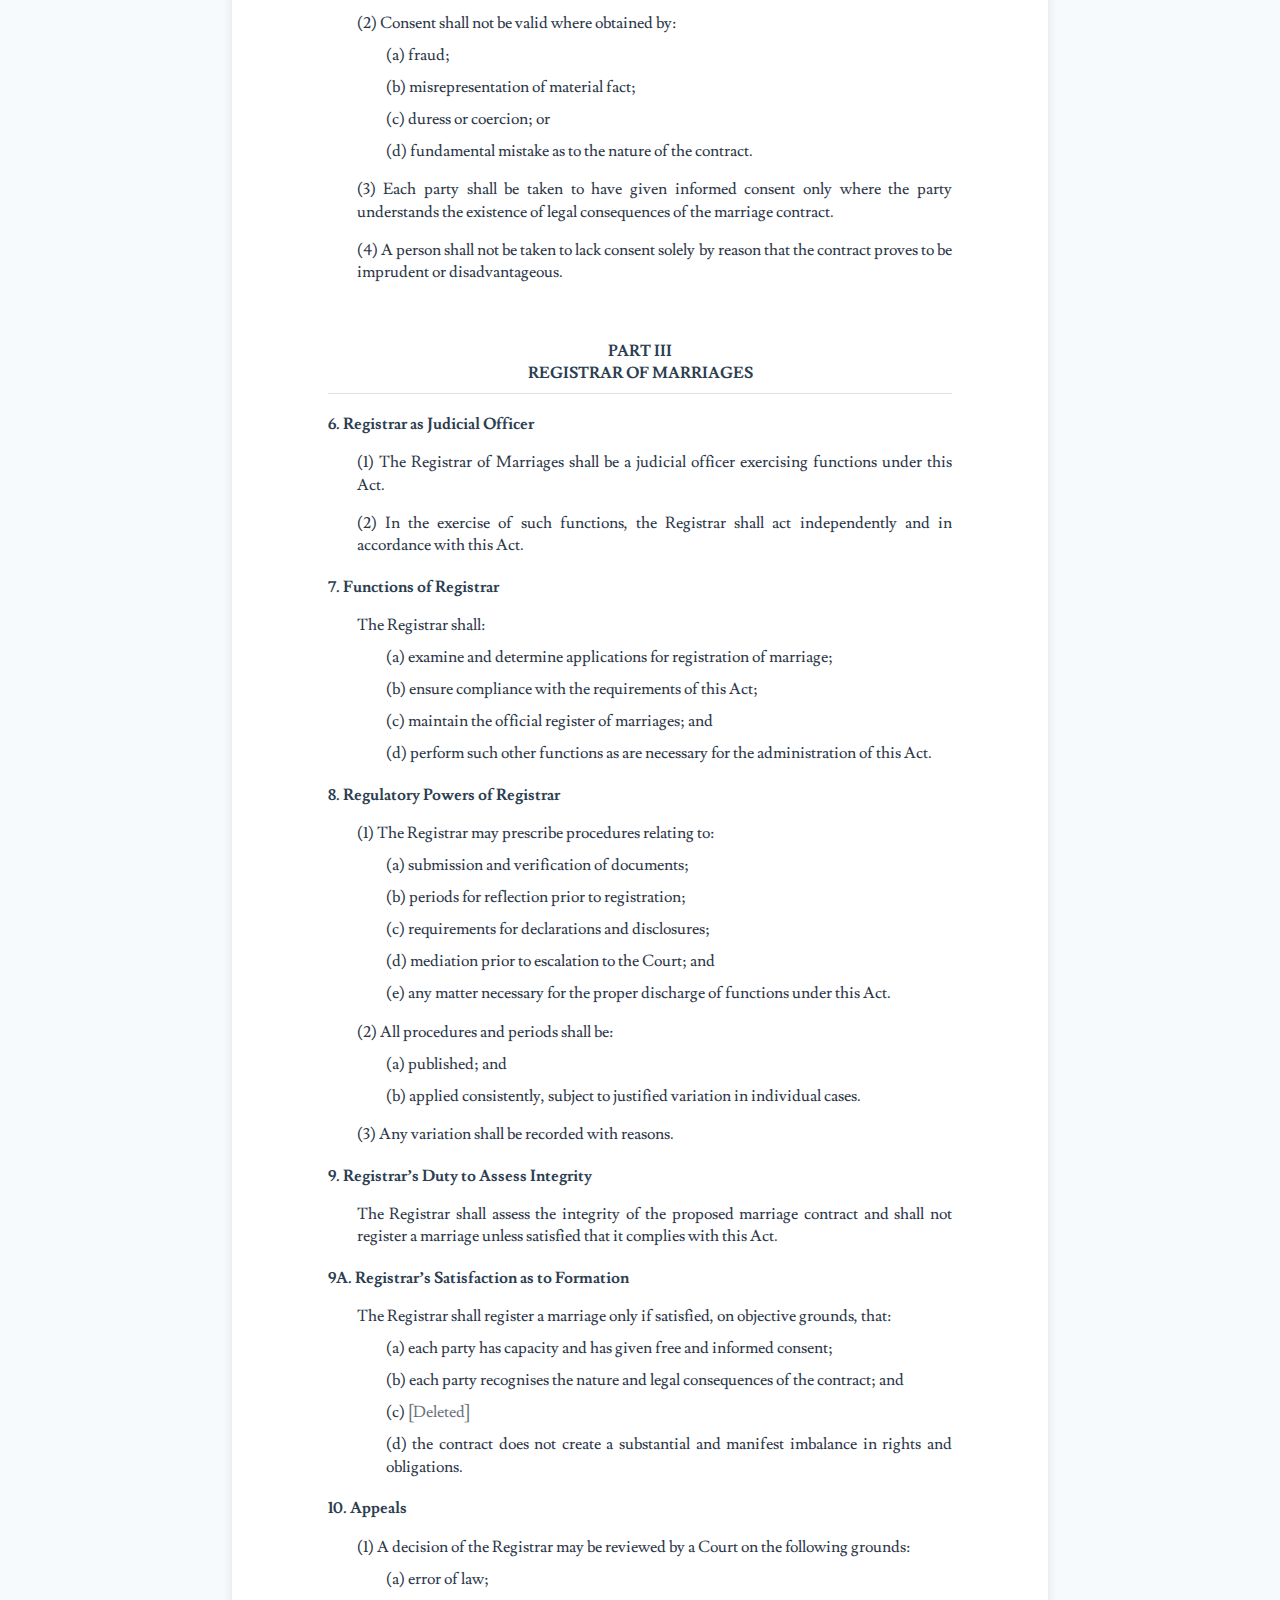
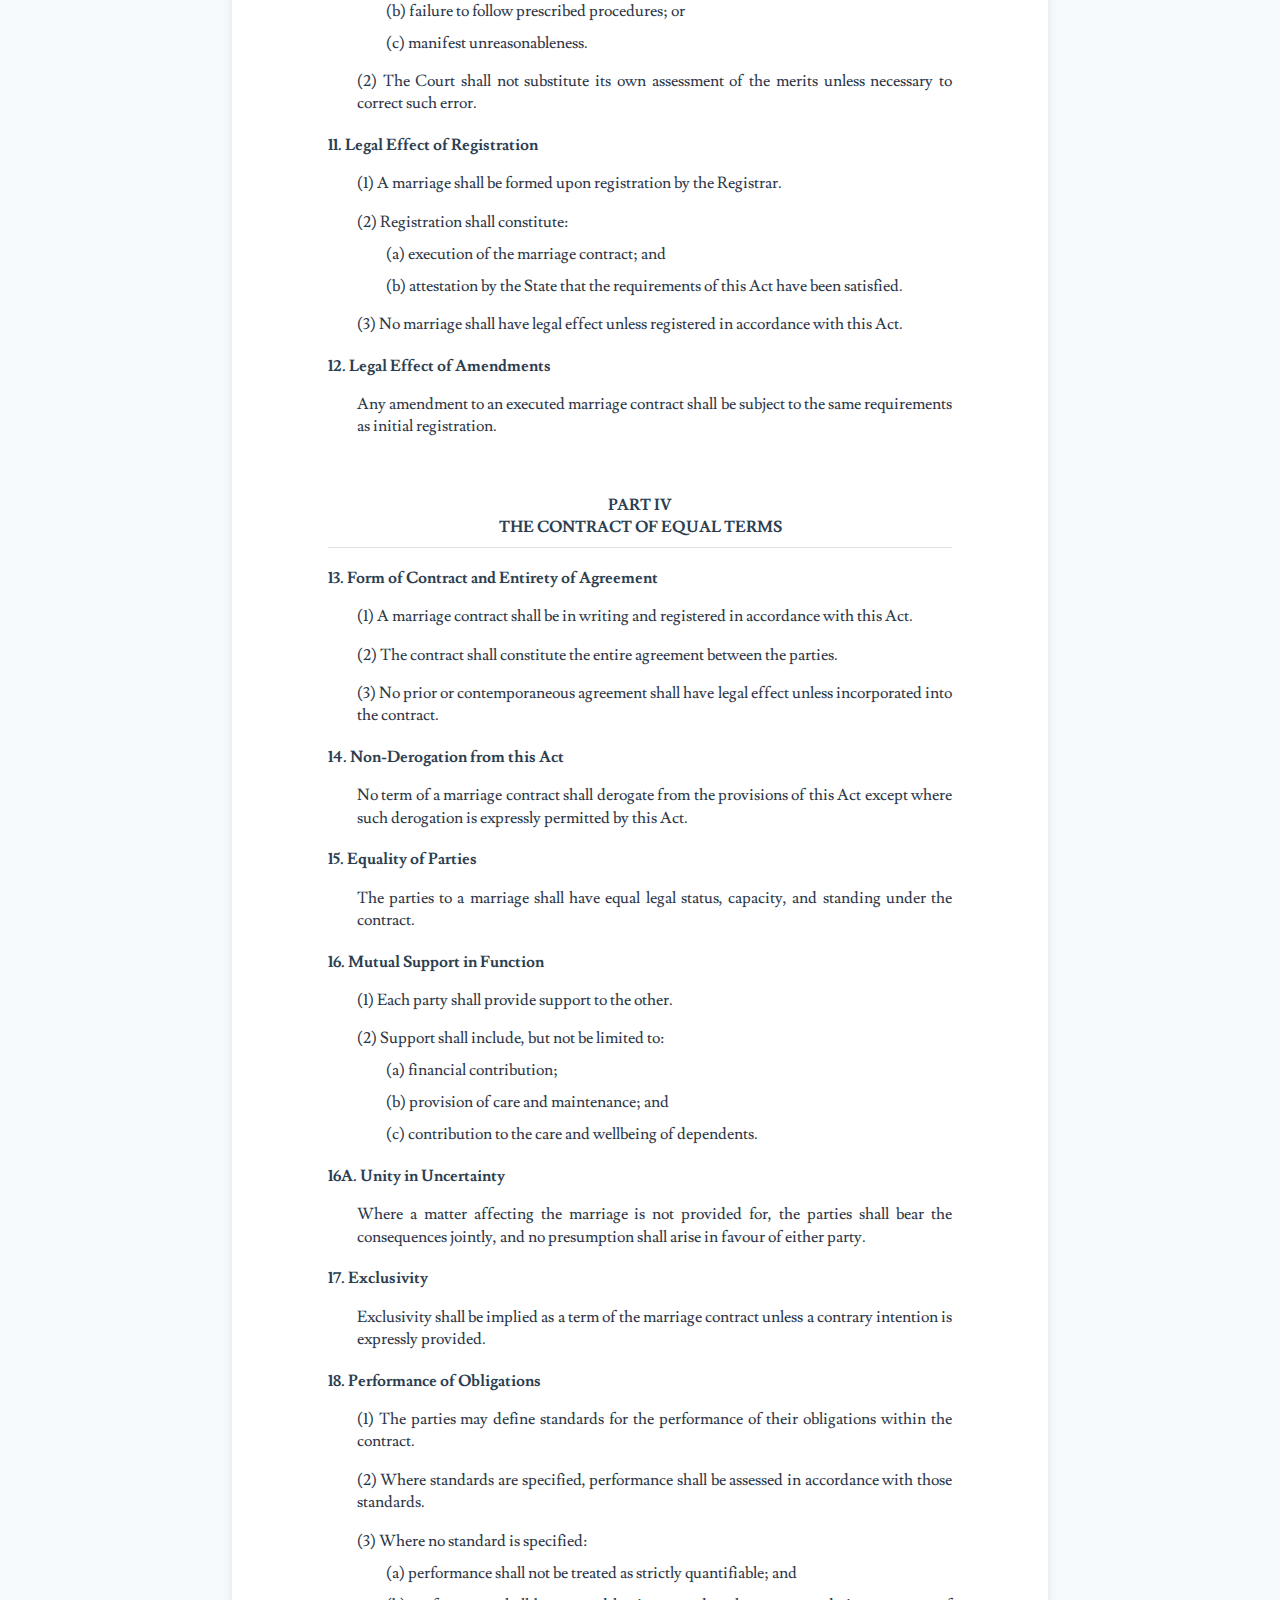
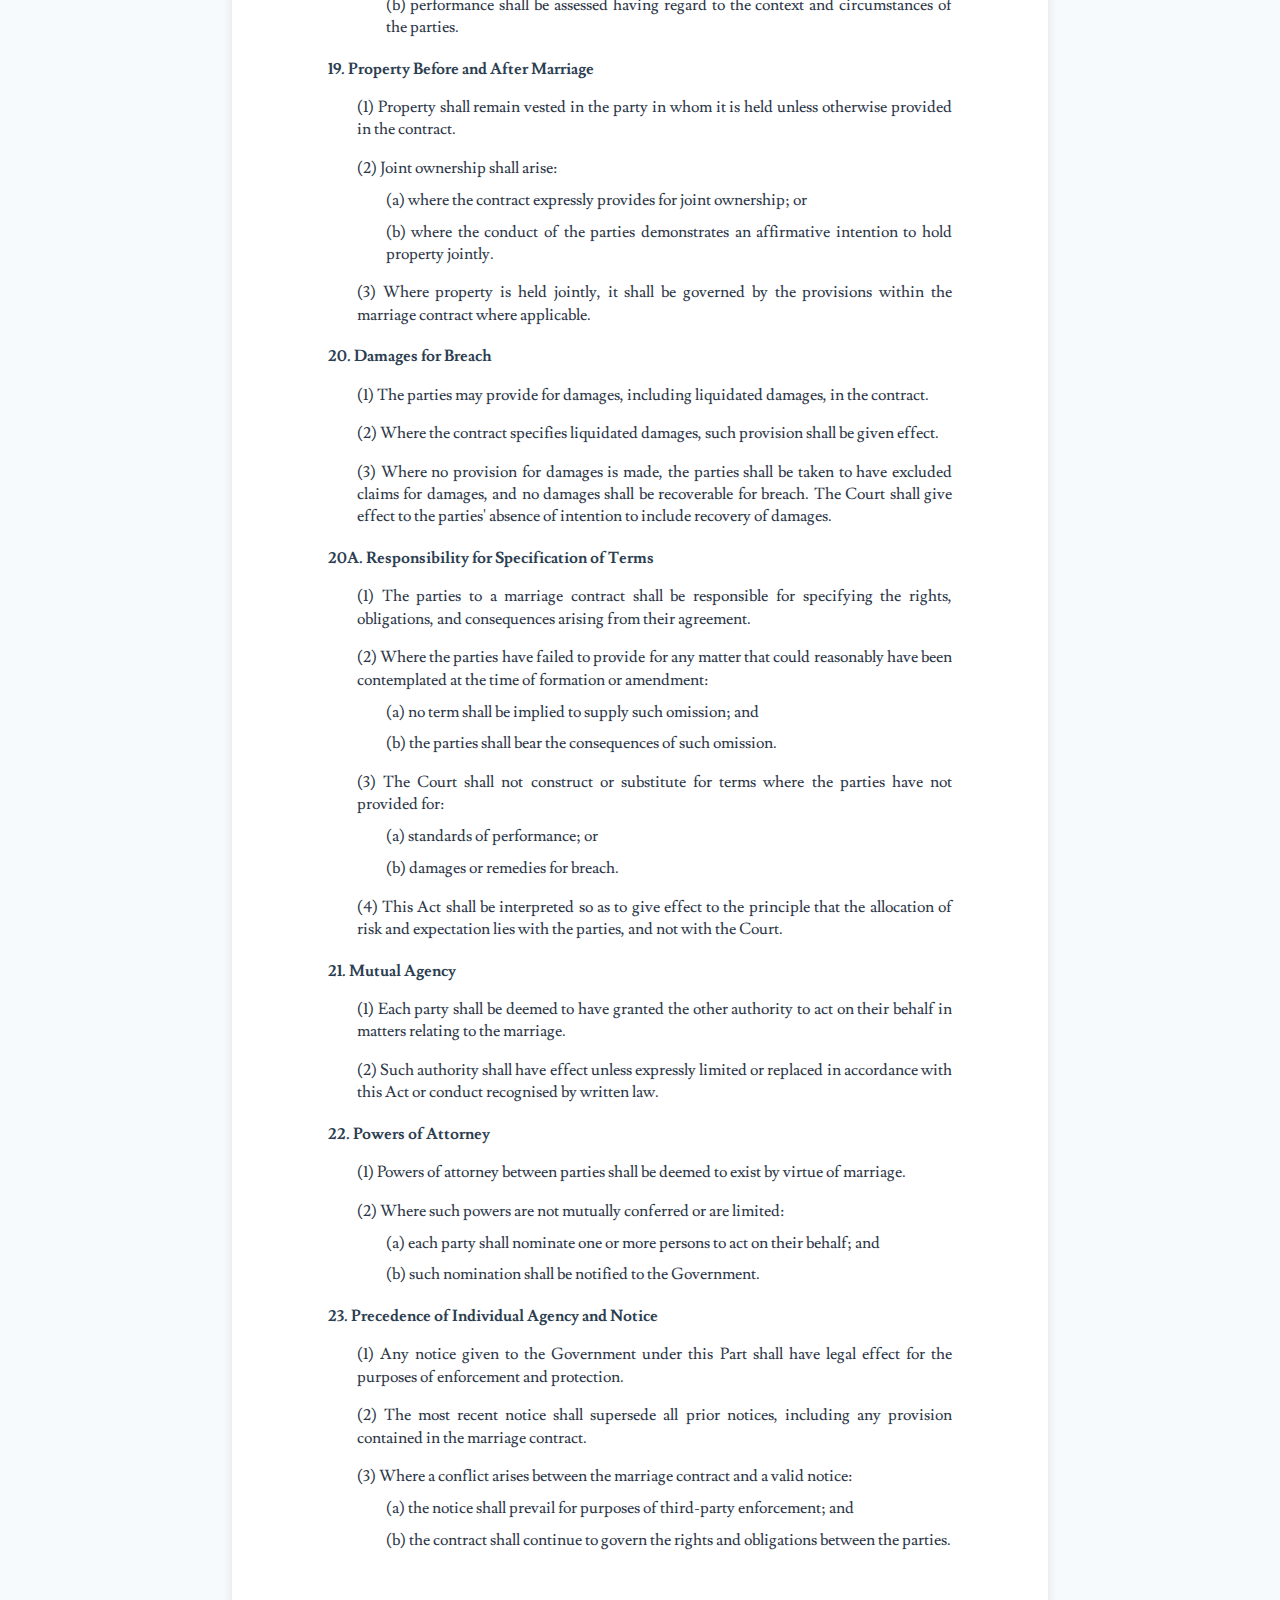
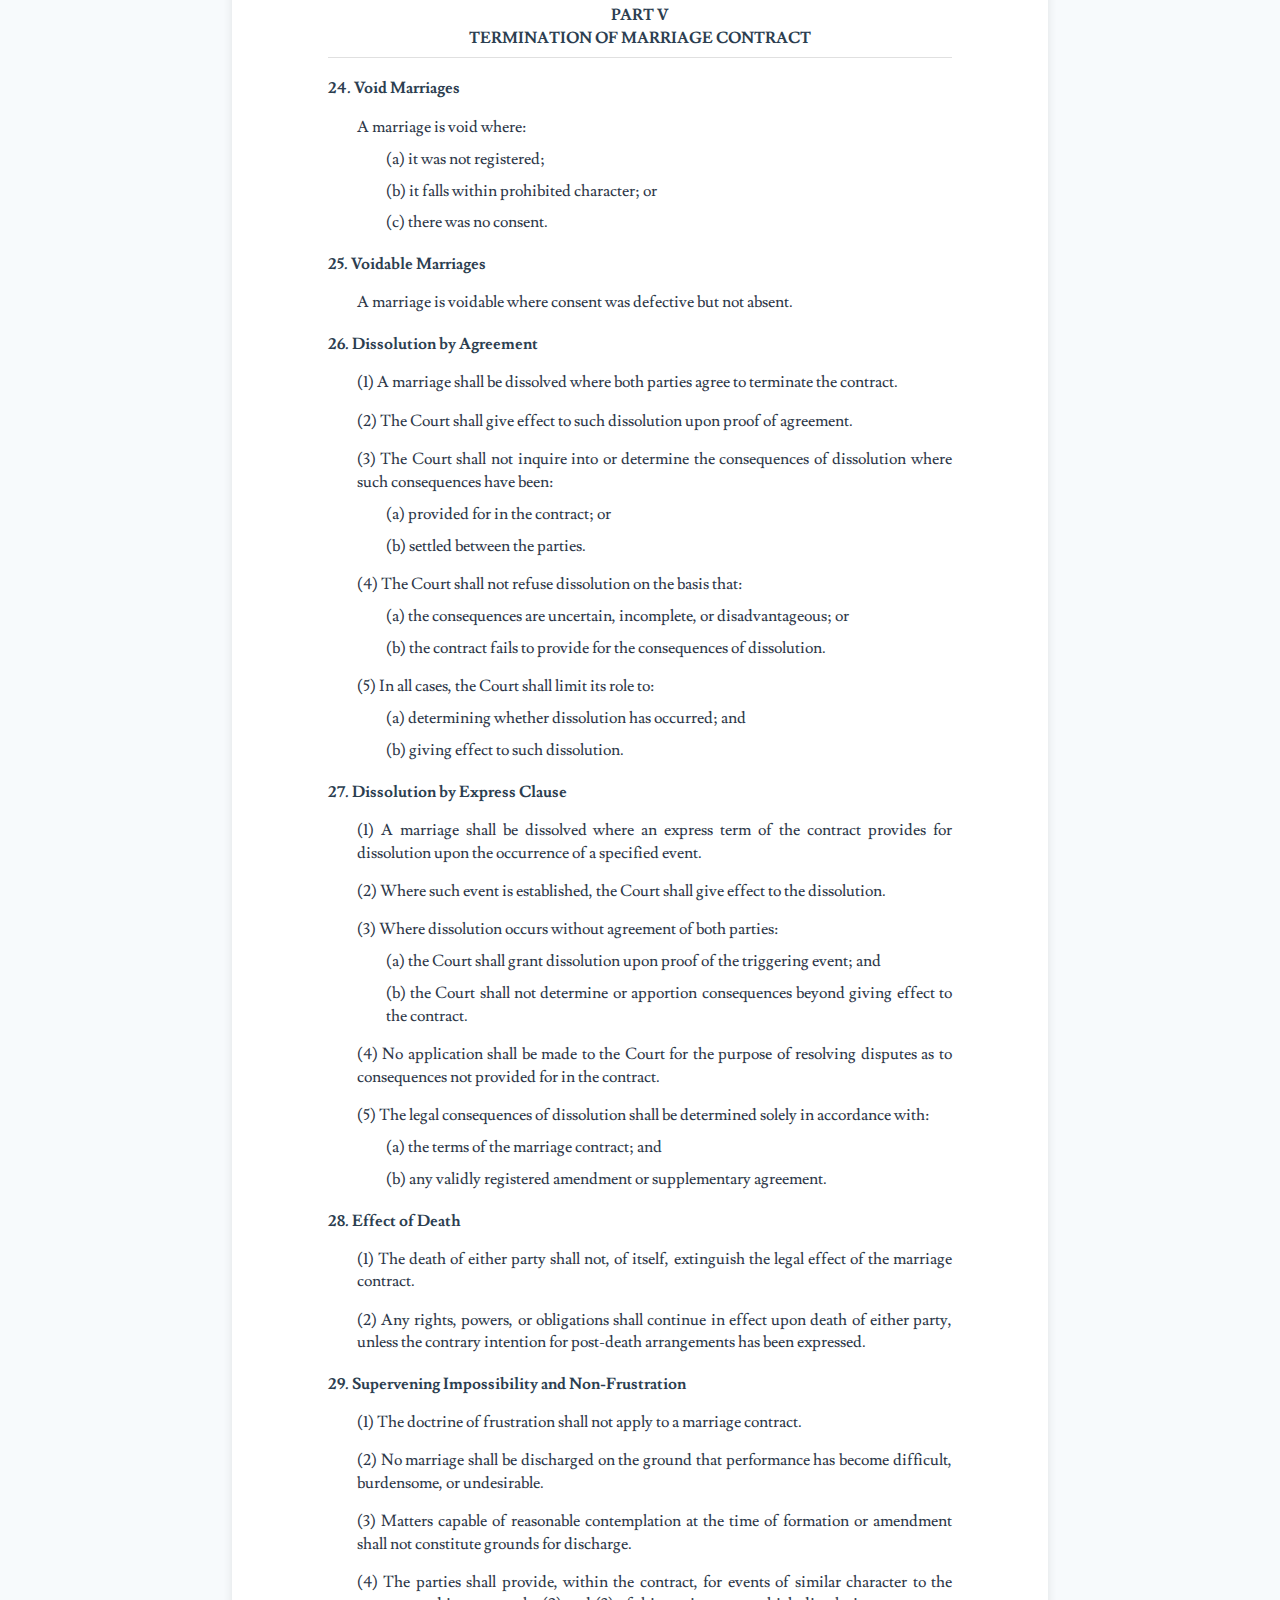
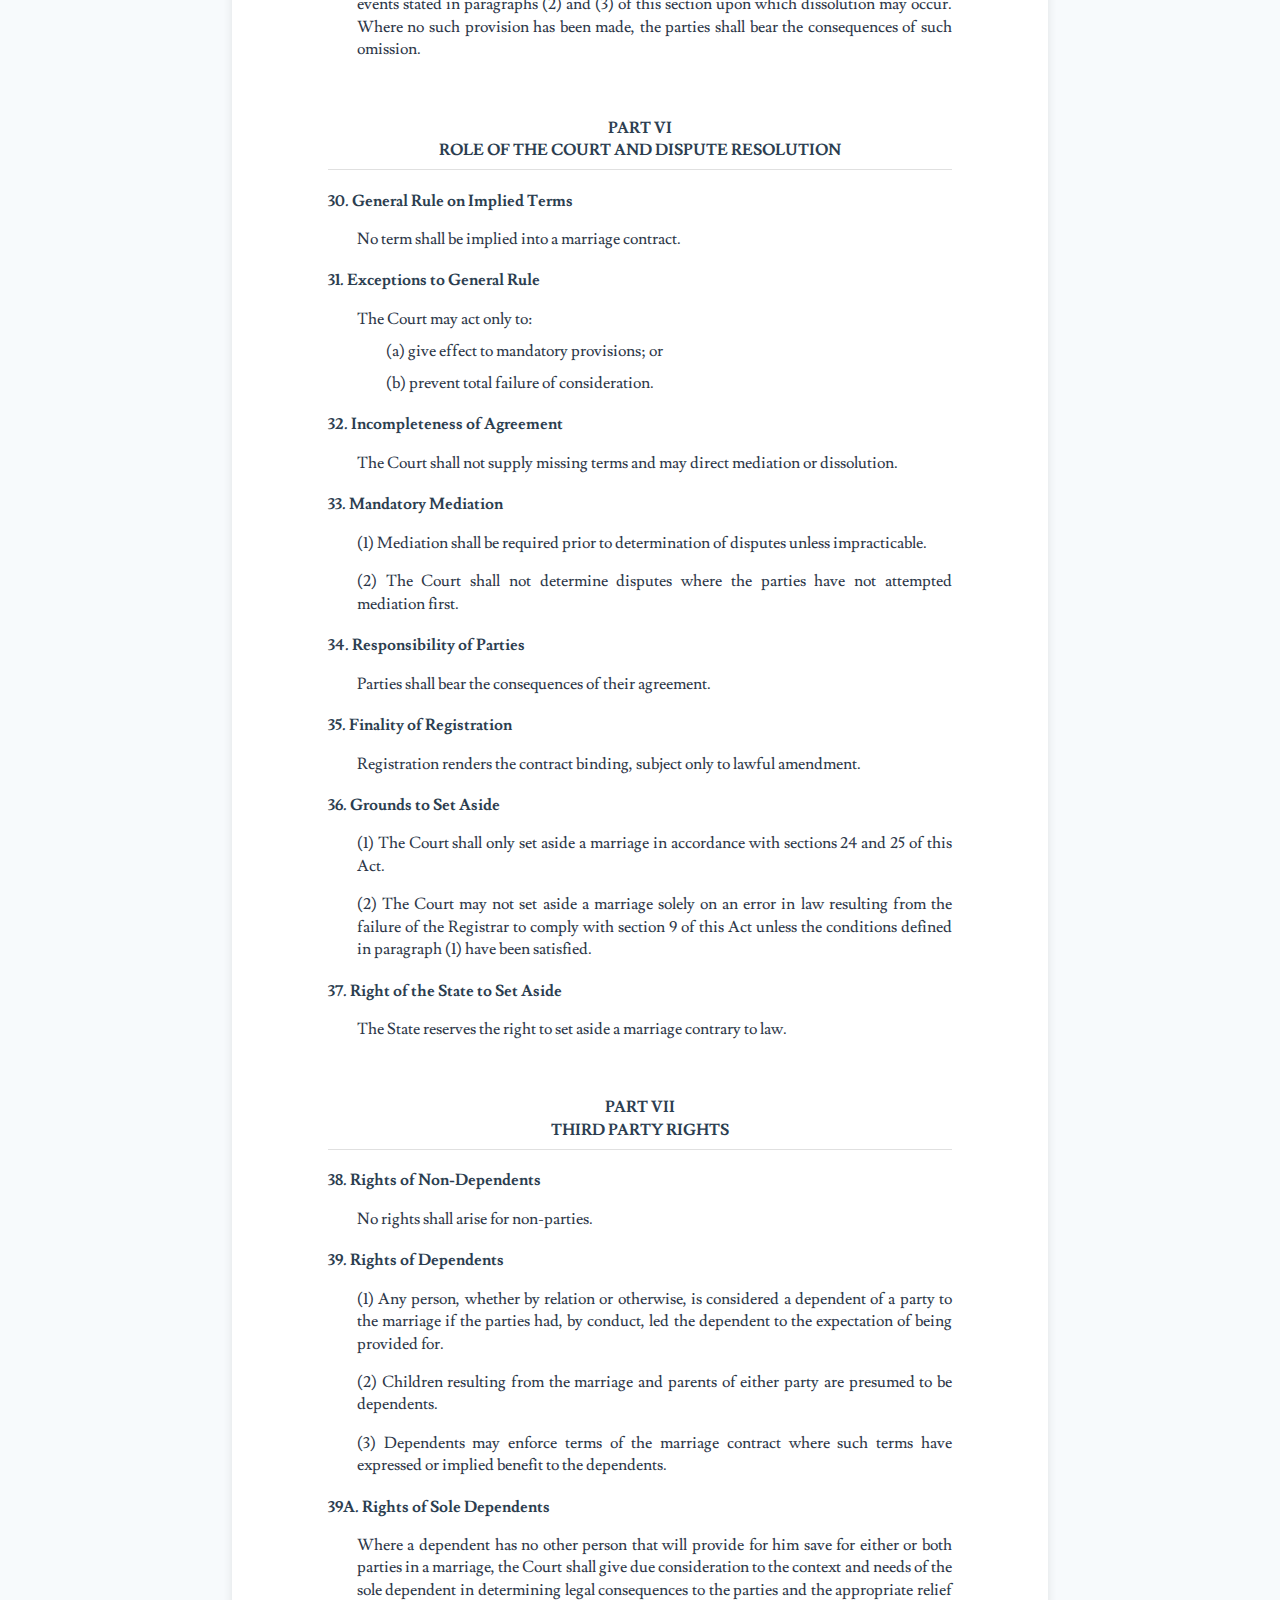
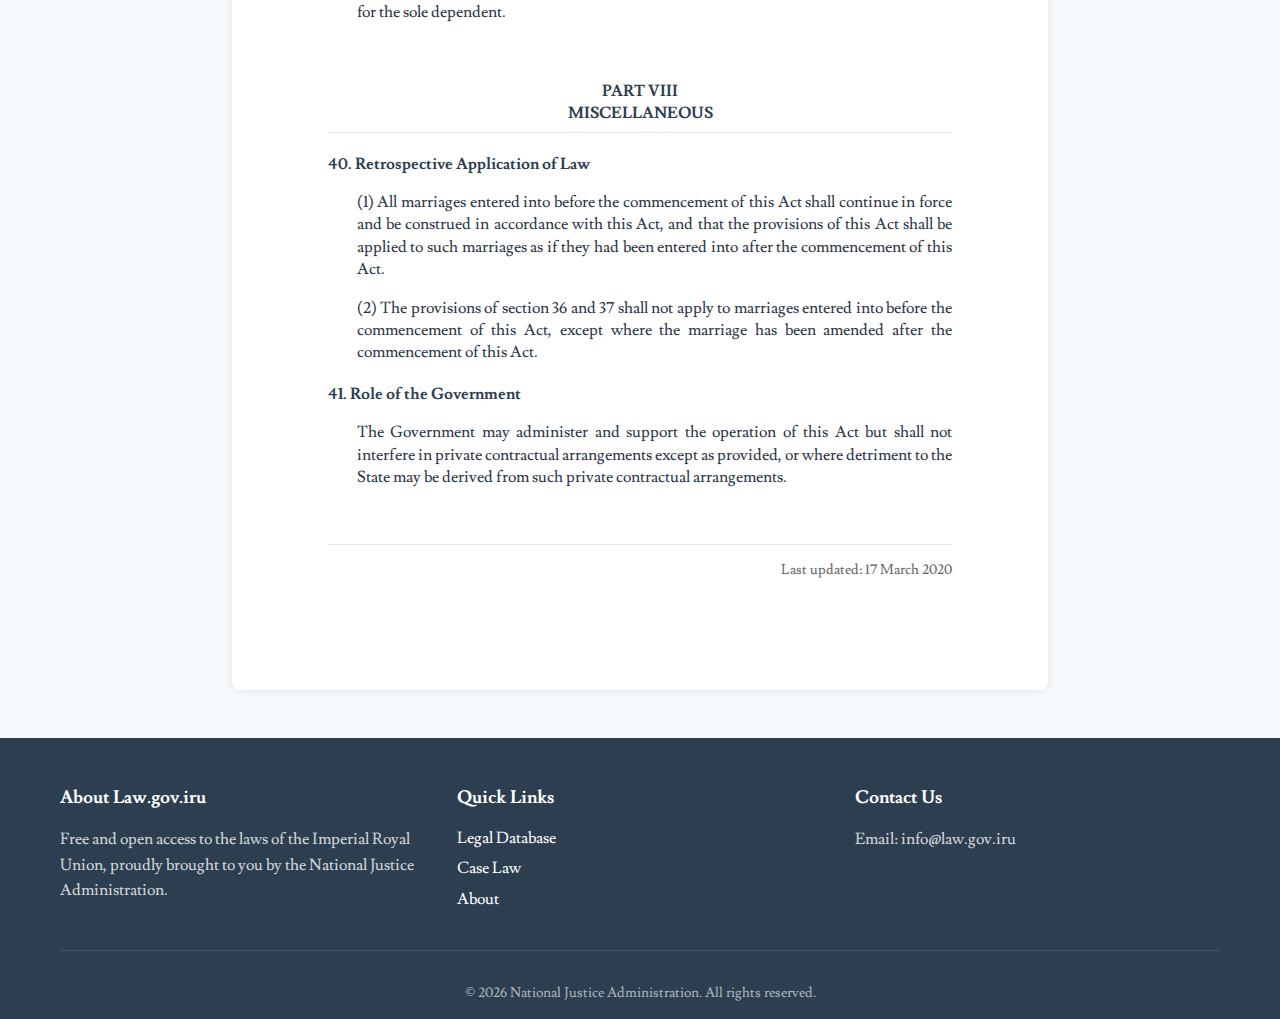
<file: act-of-estates/marriages-act.html>
<!DOCTYPE html>
<html lang="en">
<head>
    <meta charset="UTF-8">
    <meta name="viewport" content="width=device-width, initial-scale=1.0">
    <title>Marriages Act - Law.gov.iru</title>
    <link rel="stylesheet" href="../css/styles.css">
    <link rel="stylesheet" href="https://cdnjs.cloudflare.com/ajax/libs/font-awesome/6.0.0/css/all.min.css">
</head>
<body>
    <!-- Header will be loaded here -->
    <div id="header"></div>
    <div class="navbar-placeholder"></div>

    <main class="container">
        <div class="act-container">
            <header class="act-header">
                <h1>Marriages Act</h1>
                <subtitle>An Act to recognise marriages as a perpetual civil contract between two persons and accord legal consequences.</subtitle>
                <div class="act-meta">
                    <span class="reference-no">Reference No: Cap. 101</span>
                    <span class="enactment-date">Enacted: 17 March 2020</span>
                </div>
            </header>

            <div class="act-content">
                <!-- Act content will be dynamically loaded here -->
                <div class="act-part">
                    <h1>PART I<br>PRELIMINARY</h1>
                    
                    <div class="section" id="section-1">
                        <h2>1. Short title, etc.</h2>
                        <h3>This Act is the <i>Marriages Act</i>.</h3>
                    </div>
                    
                    <div class="interpretation" id="section-2">
                        <h2>2. Interpretation</h2>
                        <h3>In this Act, unless the context otherwise requires—</h3>
                        
                        <dl class="definition-list">
                            <dt>"term to be defined"</dt>
                            <dd>the definition of the above term;</dd>
                        </dl>
                    </div>
                </div>
                
                <div class="act-part">
                    <h1>PART II<br>Marriage as Civil Contract</h1>
                    
                    <div class="section" id="section-3">
                        <h2>3. Nature of Marriage</h2>
                        <h3>(1) A marriage recognised under this Act is a civil contract between two persons, constituted in accordance with this Act.</h3>
                        <h3>(2) The State recognises marriage solely as a structured legal partnership, and not by reference to any social, cultural, or religious form.</h3>
                    </div>

                    <div class="section" id="section-3a">
                        <h2>3A. Prohibited Character of Contract</h2>
                        <h3>(1) A contract shall not be recognised as a marriage if it is, in substance:</h3>
                        <h4>(a) a contract of service, characterised by control, subordination, or absence of mutuality;</h4>
                        <h4>(b) a contract that places one party in a position of continuing dependency or subordination inconsistent with equality of parties; or</h4>
                        <h4>(c) a contract that purports to transfer or extinguish the legal agency of either party.</h4>
                        <h3>(2) A contract shall also not be recognised as a marriage where it is entered into for the purpose of:</h3>
                        <h4>(a) evading or circumventing any written law;</h4>
                        <h4>(b) obtaining any legal status, benefit, or advantage by fraud or misrepresentation; or</h4>
                        <h4>(c) otherwise abusing the legal institution of marriage in a manner inconsistent with this Act.</h4>
                    </div>

                    <div class="section" id="section-4">
                        <h2>4. Consideration</h2>
                        <h3>(1) The mutual undertaking of the parties to provide support to one another shall constitute sufficient consideration for the formation of a marriage.</h3>
                        <h3>(2) Any other benefit derived by either party shall constitute sufficient consideration.</h3>
                        <h3>(3) The existence of mutual support shall be assessed at the point of formation and shall not fail solely by reason of subsequent non-performance.</h3>
                    </div>

                    <div class="section" id="section-5">
                        <h2>5. Consent</h2>
                        <h3>(1) A marriage shall be valid only where both parties give free, informed, and voluntary consent.</h3>
                        <h3>(2) Consent shall not be valid where obtained by:</h3>
                        <h4>(a) fraud;</h4>
                        <h4>(b) misrepresentation of material fact;</h4>
                        <h4>(c) duress or coercion; or</h4>
                        <h4>(d) fundamental mistake as to the nature of the contract.</h4>
                        <h3>(3) Each party shall be taken to have given informed consent only where the party understands the existence of legal consequences of the marriage contract.</h3>
                        <h3>(4) A person shall not be taken to lack consent solely by reason that the contract proves to be imprudent or disadvantageous.</h3>
                    </div>
                </div>

                <div class="act-part">
                    <h1>PART III<br>Registrar of Marriages</h1>

                    <div class="section" id="section-6">
                        <h2>6. Registrar as Judicial Officer</h2>
                        <h3>(1) The Registrar of Marriages shall be a judicial officer exercising functions under this Act.</h3>
                        <h3>(2) In the exercise of such functions, the Registrar shall act independently and in accordance with this Act.</h3>
                    </div>

                    <div class="section" id="section-7">
                        <h2>7. Functions of Registrar</h2>
                        <h3>The Registrar shall:</h3>
                        <h4>(a) examine and determine applications for registration of marriage;</h4>
                        <h4>(b) ensure compliance with the requirements of this Act;</h4>
                        <h4>(c) maintain the official register of marriages; and</h4>
                        <h4>(d) perform such other functions as are necessary for the administration of this Act.</h4>
                    </div>

                    <div class="section" id="section-8">
                        <h2>8. Regulatory Powers of Registrar</h2>
                        <h3>(1) The Registrar may prescribe procedures relating to:</h3>
                        <h4>(a) submission and verification of documents;</h4>
                        <h4>(b) periods for reflection prior to registration;</h4>
                        <h4>(c) requirements for declarations and disclosures;</h4>
                        <h4>(d) mediation prior to escalation to the Court; and</h4>
                        <h4>(e) any matter necessary for the proper discharge of functions under this Act.</h4>
                        <h3>(2) All procedures and periods shall be:</h3>
                        <h4>(a) published; and</h4>
                        <h4>(b) applied consistently, subject to justified variation in individual cases.</h4>
                        <h3>(3) Any variation shall be recorded with reasons.</h3>
                    </div>

                    <div class="section" id="section-9">
                        <h2>9. Registrar’s Duty to Assess Integrity</h2>
                        <h3>The Registrar shall assess the integrity of the proposed marriage contract and shall not register a marriage unless satisfied that it complies with this Act.</h3>
                    </div>

                    <div class="section" id="section-9a">
                        <h2>9A. Registrar’s Satisfaction as to Formation</h2>
                        <h3>The Registrar shall register a marriage only if satisfied, on objective grounds, that:</h3>
                        <h4>(a) each party has capacity and has given free and informed consent;</h4>
                        <h4>(b) each party recognises the nature and legal consequences of the contract; and</h4>
                        <h4>(c) <p class="deleted">[Deleted]</p></h4>
                        <h4>(d) the contract does not create a substantial and manifest imbalance in rights and obligations.</h4>
                    </div>

                    <div class="section" id="section-10">
                        <h2>10. Appeals</h2>
                        <h3>(1) A decision of the Registrar may be reviewed by a Court on the following grounds:</h3>
                        <h4>(a) error of law;</h4>
                        <h4>(b) failure to follow prescribed procedures; or</h4>
                        <h4>(c) manifest unreasonableness.</h4>
                        <h3>(2) The Court shall not substitute its own assessment of the merits unless necessary to correct such error.</h3>
                    </div>

                    <div class="section" id="section-11">
                        <h2>11. Legal Effect of Registration</h2>
                        <h3>(1) A marriage shall be formed upon registration by the Registrar.</h3>
                        <h3>(2) Registration shall constitute:</h3>
                        <h4>(a) execution of the marriage contract; and</h4>
                        <h4>(b) attestation by the State that the requirements of this Act have been satisfied.</h4>
                        <h3>(3) No marriage shall have legal effect unless registered in accordance with this Act.</h3>
                    </div>

                    <div class="section" id="section-12">
                        <h2>12. Legal Effect of Amendments</h2>
                        <h3>Any amendment to an executed marriage contract shall be subject to the same requirements as initial registration.</h3>
                    </div>
                </div>

                <div class="act-part">
                    <h1>PART IV<br>The Contract of Equal Terms</h1>

                    <div class="section" id="section-13">
                        <h2>13. Form of Contract and Entirety of Agreement</h2>
                        <h3>(1) A marriage contract shall be in writing and registered in accordance with this Act.</h3>
                        <h3>(2) The contract shall constitute the entire agreement between the parties.</h3>
                        <h3>(3) No prior or contemporaneous agreement shall have legal effect unless incorporated into the contract.</h3>
                    </div>

                    <div class="section" id="section-14">
                        <h2>14. Non-Derogation from this Act</h2>
                        <h3>No term of a marriage contract shall derogate from the provisions of this Act except where such derogation is expressly permitted by this Act.</h3>
                    </div>

                    <div class="section" id="section-15">
                        <h2>15. Equality of Parties</h2>
                        <h3>The parties to a marriage shall have equal legal status, capacity, and standing under the contract.</h3>
                    </div>

                    <div class="section" id="section-16">
                        <h2>16. Mutual Support in Function</h2>
                        <h3>(1) Each party shall provide support to the other.</h3>
                        <h3>(2) Support shall include, but not be limited to:</h3>
                        <h4>(a) financial contribution;</h4>
                        <h4>(b) provision of care and maintenance; and</h4>
                        <h4>(c) contribution to the care and wellbeing of dependents.</h4>
                    </div>

                    <div class="section" id="section-16a">
                        <h2>16A. Unity in Uncertainty</h2>
                        <h3>Where a matter affecting the marriage is not provided for, the parties shall bear the consequences jointly, and no presumption shall arise in favour of either party.</h3>
                    </div>

                    <div class="section" id="section-17">
                        <h2>17. Exclusivity</h2>
                        <h3>Exclusivity shall be implied as a term of the marriage contract unless a contrary intention is expressly provided.</h3>
                    </div>

                    <div class="section" id="section-18">
                        <h2>18. Performance of Obligations</h2>
                        <h3>(1) The parties may define standards for the performance of their obligations within the contract.</h3>
                        <h3>(2) Where standards are specified, performance shall be assessed in accordance with those standards.</h3>
                        <h3>(3) Where no standard is specified:</h3>
                        <h4>(a) performance shall not be treated as strictly quantifiable; and</h4>
                        <h4>(b) performance shall be assessed having regard to the context and circumstances of the parties.</h4>
                    </div>

                    <div class="section" id="section-19">
                        <h2>19. Property Before and After Marriage</h2>
                        <h3>(1) Property shall remain vested in the party in whom it is held unless otherwise provided in the contract.</h3>
                        <h3>(2) Joint ownership shall arise:</h3>
                        <h4>(a) where the contract expressly provides for joint ownership; or</h4>
                        <h4>(b) where the conduct of the parties demonstrates an affirmative intention to hold property jointly.</h4>
                        <h3>(3) Where property is held jointly, it shall be governed by the provisions within the marriage contract where applicable.</h3>
                    </div>

                    <div class="section" id="section-20">
                        <h2>20. Damages for Breach</h2>
                        <h3>(1) The parties may provide for damages, including liquidated damages, in the contract.</h3>
                        <h3>(2) Where the contract specifies liquidated damages, such provision shall be given effect.</h3>
                        <h3>(3) Where no provision for damages is made, the parties shall be taken to have excluded claims for damages, and no damages shall be recoverable for breach. The Court shall give effect to the parties' absence of intention to include recovery of damages.</h3>
                    </div>

                    <div class="section" id="section-20a">
                        <h2>20A. Responsibility for Specification of Terms</h2>
                        <h3>(1) The parties to a marriage contract shall be responsible for specifying the rights, obligations, and consequences arising from their agreement.</h3>
                        <h3>(2) Where the parties have failed to provide for any matter that could reasonably have been contemplated at the time of formation or amendment:</h3>
                        <h4>(a) no term shall be implied to supply such omission; and</h4>
                        <h4>(b) the parties shall bear the consequences of such omission.</h4>
                        <h3>(3) The Court shall not construct or substitute for terms where the parties have not provided for:</h3>
                        <h4>(a) standards of performance; or</h4>
                        <h4>(b) damages or remedies for breach.</h4>
                        <h3>(4) This Act shall be interpreted so as to give effect to the principle that the allocation of risk and expectation lies with the parties, and not with the Court.</h3>
                    </div>

                    <div class="section" id="section-21">
                        <h2>21. Mutual Agency</h2>
                        <h3>(1) Each party shall be deemed to have granted the other authority to act on their behalf in matters relating to the marriage.</h3>
                        <h3>(2) Such authority shall have effect unless expressly limited or replaced in accordance with this Act or conduct recognised by written law.</h3>
                    </div>

                    <div class="section" id="section-22">
                        <h2>22. Powers of Attorney</h2>
                        <h3>(1) Powers of attorney between parties shall be deemed to exist by virtue of marriage.</h3>
                        <h3>(2) Where such powers are not mutually conferred or are limited:</h3>
                        <h4>(a) each party shall nominate one or more persons to act on their behalf; and</h4>
                        <h4>(b) such nomination shall be notified to the Government.</h4>
                    </div>

                    <div class="section" id="section-23">
                        <h2>23. Precedence of Individual Agency and Notice</h2>
                        <h3>(1) Any notice given to the Government under this Part shall have legal effect for the purposes of enforcement and protection.</h3>
                        <h3>(2) The most recent notice shall supersede all prior notices, including any provision contained in the marriage contract.</h3>
                        <h3>(3) Where a conflict arises between the marriage contract and a valid notice:</h3>
                        <h4>(a) the notice shall prevail for purposes of third-party enforcement; and</h4>
                        <h4>(b) the contract shall continue to govern the rights and obligations between the parties.</h4>
                    </div>
                </div>

                <div class="act-part">
                    <h1>PART V<br>Termination of Marriage Contract</h1>

                    <div class="section" id="section-24">
                        <h2>24. Void Marriages</h2>
                        <h3>A marriage is void where:</h3>
                        <h4>(a) it was not registered;</h4>
                        <h4>(b) it falls within prohibited character; or</h4>
                        <h4>(c) there was no consent.</h4>
                    </div>

                    <div class="section" id="section-25">
                        <h2>25. Voidable Marriages</h2>
                        <h3>A marriage is voidable where consent was defective but not absent.</h3>
                    </div>

                    <div class="section" id="section-26">
                        <h2>26. Dissolution by Agreement</h2>
                        <h3>(1) A marriage shall be dissolved where both parties agree to terminate the contract.</h3>
                        <h3>(2) The Court shall give effect to such dissolution upon proof of agreement.</h3>
                        <h3>(3) The Court shall not inquire into or determine the consequences of dissolution where such consequences have been:</h3>
                        <h4>(a) provided for in the contract; or</h4>
                        <h4>(b) settled between the parties.</h4>
                        <h3>(4) The Court shall not refuse dissolution on the basis that:</h3>
                        <h4>(a) the consequences are uncertain, incomplete, or disadvantageous; or</h4>
                        <h4>(b) the contract fails to provide for the consequences of dissolution.</h4>
                        <h3>(5) In all cases, the Court shall limit its role to:</h3>
                        <h4>(a) determining whether dissolution has occurred; and</h4>
                        <h4>(b) giving effect to such dissolution.</h4>
                    </div>

                    <div class="section" id="section-27">
                        <h2>27. Dissolution by Express Clause</h2>
                        <h3>(1) A marriage shall be dissolved where an express term of the contract provides for dissolution upon the occurrence of a specified event.</h3>
                        <h3>(2) Where such event is established, the Court shall give effect to the dissolution.</h3>
                        <h3>(3) Where dissolution occurs without agreement of both parties:</h3>
                        <h4>(a) the Court shall grant dissolution upon proof of the triggering event; and</h4>
                        <h4>(b) the Court shall not determine or apportion consequences beyond giving effect to the contract.</h4>
                        <h3>(4) No application shall be made to the Court for the purpose of resolving disputes as to consequences not provided for in the contract.</h3>
                        <h3>(5) The legal consequences of dissolution shall be determined solely in accordance with:</h3>
                        <h4>(a) the terms of the marriage contract; and</h4>
                        <h4>(b) any validly registered amendment or supplementary agreement.</h4>
                    </div>

                    <div class="section" id="section-28">
                        <h2>28. Effect of Death</h2>
                        <h3>(1) The death of either party shall not, of itself, extinguish the legal effect of the marriage contract.</h3>
                        <h3>(2) Any rights, powers, or obligations shall continue in effect upon death of either party, unless the contrary intention for post-death arrangements has been expressed.</h3>
                    </div>

                    <div class="section" id="section-29">
                        <h2>29. Supervening Impossibility and Non-Frustration</h2>
                        <h3>(1) The doctrine of frustration shall not apply to a marriage contract.</h3>
                        <h3>(2) No marriage shall be discharged on the ground that performance has become difficult, burdensome, or undesirable.</h3>
                        <h3>(3) Matters capable of reasonable contemplation at the time of formation or amendment shall not constitute grounds for discharge.</h3>
                        <h3>(4) The parties shall provide, within the contract, for events of similar character to the events stated in paragraphs (2) and (3) of this section upon which dissolution may occur. Where no such provision has been made, the parties shall bear the consequences of such omission.</h3>
                    </div>
                </div>

                <div class="act-part">
                    <h1>PART VI<br>Role of the Court and Dispute Resolution</h1>

                    <div class="section" id="section-30">
                        <h2>30. General Rule on Implied Terms</h2>
                        <h3>No term shall be implied into a marriage contract.</h3>
                    </div>

                    <div class="section" id="section-31">
                        <h2>31. Exceptions to General Rule</h2>
                        <h3>The Court may act only to:</h3>
                        <h4>(a) give effect to mandatory provisions; or</h4>
                        <h4>(b) prevent total failure of consideration.</h4>
                    </div>

                    <div class="section" id="section-32">
                        <h2>32. Incompleteness of Agreement</h2>
                        <h3>The Court shall not supply missing terms and may direct mediation or dissolution.</h3>
                    </div>

                    <div class="section" id="section-33">
                        <h2>33. Mandatory Mediation</h2>
                        <h3>(1) Mediation shall be required prior to determination of disputes unless impracticable.</h3>
                        <h3>(2) The Court shall not determine disputes where the parties have not attempted mediation first.</h3>
                    </div>

                    <div class="section" id="section-34">
                        <h2>34. Responsibility of Parties</h2>
                        <h3>Parties shall bear the consequences of their agreement.</h3>
                    </div>

                    <div class="section" id="section-35">
                        <h2>35. Finality of Registration</h2>
                        <h3>Registration renders the contract binding, subject only to lawful amendment.</h3>
                    </div>

                    <div class="section" id="section-36">
                        <h2>36. Grounds to Set Aside</h2>
                        <h3>(1) The Court shall only set aside a marriage in accordance with sections 24 and 25 of this Act.</h3>
                        <h3>(2) The Court may not set aside a marriage solely on an error in law resulting from the failure of the Registrar to comply with section 9 of this Act unless the conditions defined in paragraph (1) have been satisfied.</h3>
                    </div>

                    <div class="section" id="section-37">
                        <h2>37. Right of the State to Set Aside</h2>
                        <h3>The State reserves the right to set aside a marriage contrary to law.</h3>
                    </div>
                </div>

                <div class="act-part">
                    <h1>PART VII<br>Third Party Rights</h1>

                    <div class="section" id="section-38">
                        <h2>38. Rights of Non-Dependents</h2>
                        <h3>No rights shall arise for non-parties.</h3>
                    </div>

                    <div class="section" id="section-39">
                        <h2>39. Rights of Dependents</h2>
                        <h3>(1) Any person, whether by relation or otherwise, is considered a dependent of a party to the marriage if the parties had, by conduct, led the dependent to the expectation of being provided for.</h3>
                        <h3>(2) Children resulting from the marriage and parents of either party are presumed to be dependents.</h3>
                        <h3>(3) Dependents may enforce terms of the marriage contract where such terms have expressed or implied benefit to the dependents.</h3>
                    </div>

                    <div class="section" id="section-39a">
                        <h2>39A. Rights of Sole Dependents</h2>
                        <h3>Where a dependent has no other person that will provide for him save for either or both parties in a marriage, the Court shall give due consideration to the context and needs of the sole dependent in determining legal consequences to the parties and the appropriate relief for the sole dependent.</h3>
                    </div>
                </div>

                <div class="act-part">
                    <h1>PART VIII<br>Miscellaneous</h1>

                    <div class="section" id="section-40">
                        <h2>40. Retrospective Application of Law</h2>
                        <h3>(1) All marriages entered into before the commencement of this Act shall continue in force and be construed in accordance with this Act, and that the provisions of this Act shall be applied to such marriages as if they had been entered into after the commencement of this Act.</h3>
                        <h3>(2) The provisions of section 36 and 37 shall not apply to marriages entered into before the commencement of this Act, except where the marriage has been amended after the commencement of this Act.</h3>
                    </div>

                    <div class="section" id="section-41">
                        <h2>41. Role of the Government</h2>
                        <h3>The Government may administer and support the operation of this Act but shall not interfere in private contractual arrangements except as provided, or where detriment to the State may be derived from such private contractual arrangements.</h3>
                    </div>
                </div>
            </div>

            <footer class="act-footer">
                <p>Last updated: 17 March 2020</p>
            </footer>
        </div>
    </main>

    <!-- Footer will be loaded here -->
    <div id="footer"></div>

    <script>
        // Load header
        fetch('../components/header.html')
            .then(response => response.text())
            .then(html => {
                document.getElementById('header').innerHTML = html;
                // Initialize scroll behavior after header is loaded
                initializeScrollBehavior();
            });

        // Load footer
        fetch('../components/footer.html')
            .then(response => response.text())
            .then(html => {
                document.getElementById('footer').innerHTML = html;
            });

        // Initialize scroll behavior
        function initializeScrollBehavior() {
            const navbar = document.querySelector('.navbar');
            let lastScrollTop = 0;
            let scrollThreshold = 100; // Start floating after 100px of scroll

            window.addEventListener('scroll', () => {
                const scrollTop = window.pageYOffset || document.documentElement.scrollTop;
                
                if (scrollTop > scrollThreshold) {
                    navbar.classList.add('scrolled');
                } else {
                    navbar.classList.remove('scrolled');
                }
                
                lastScrollTop = scrollTop;
            });
        }
    </script>
</body>
</html>
</file>
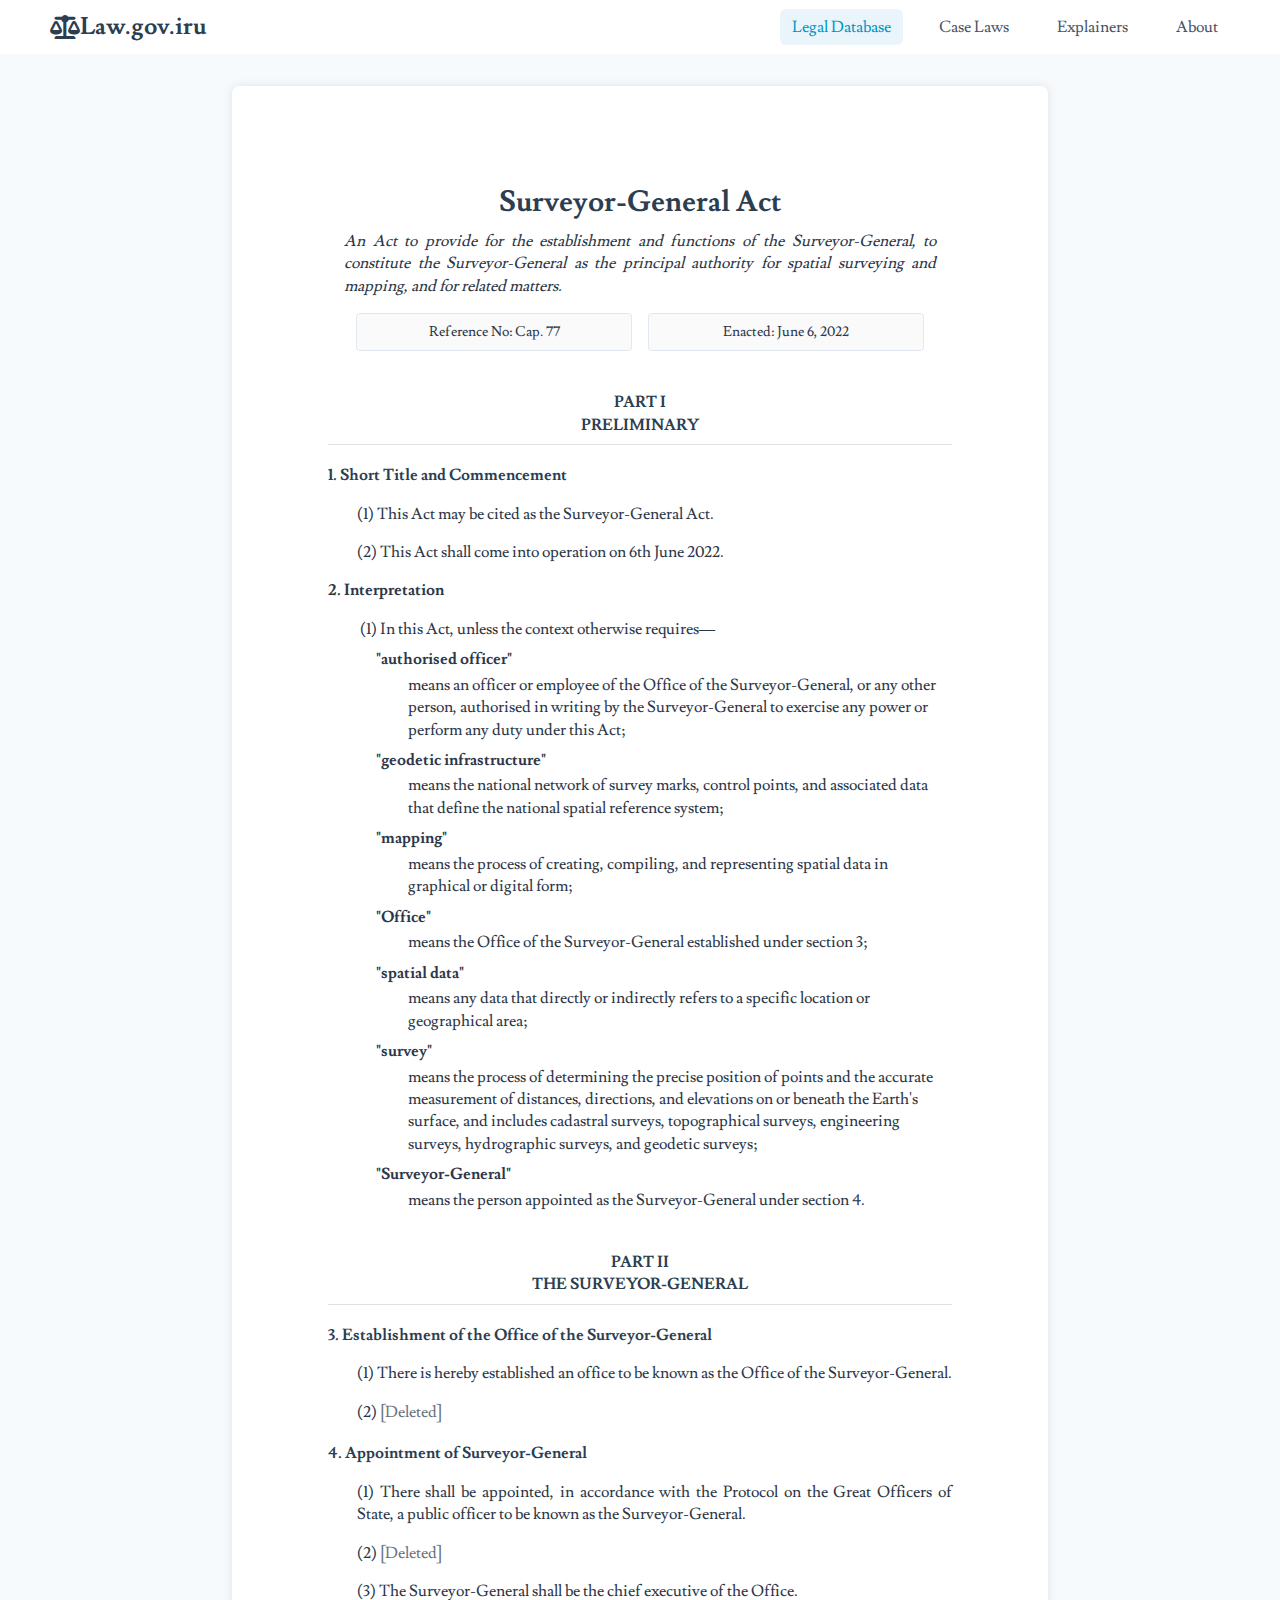
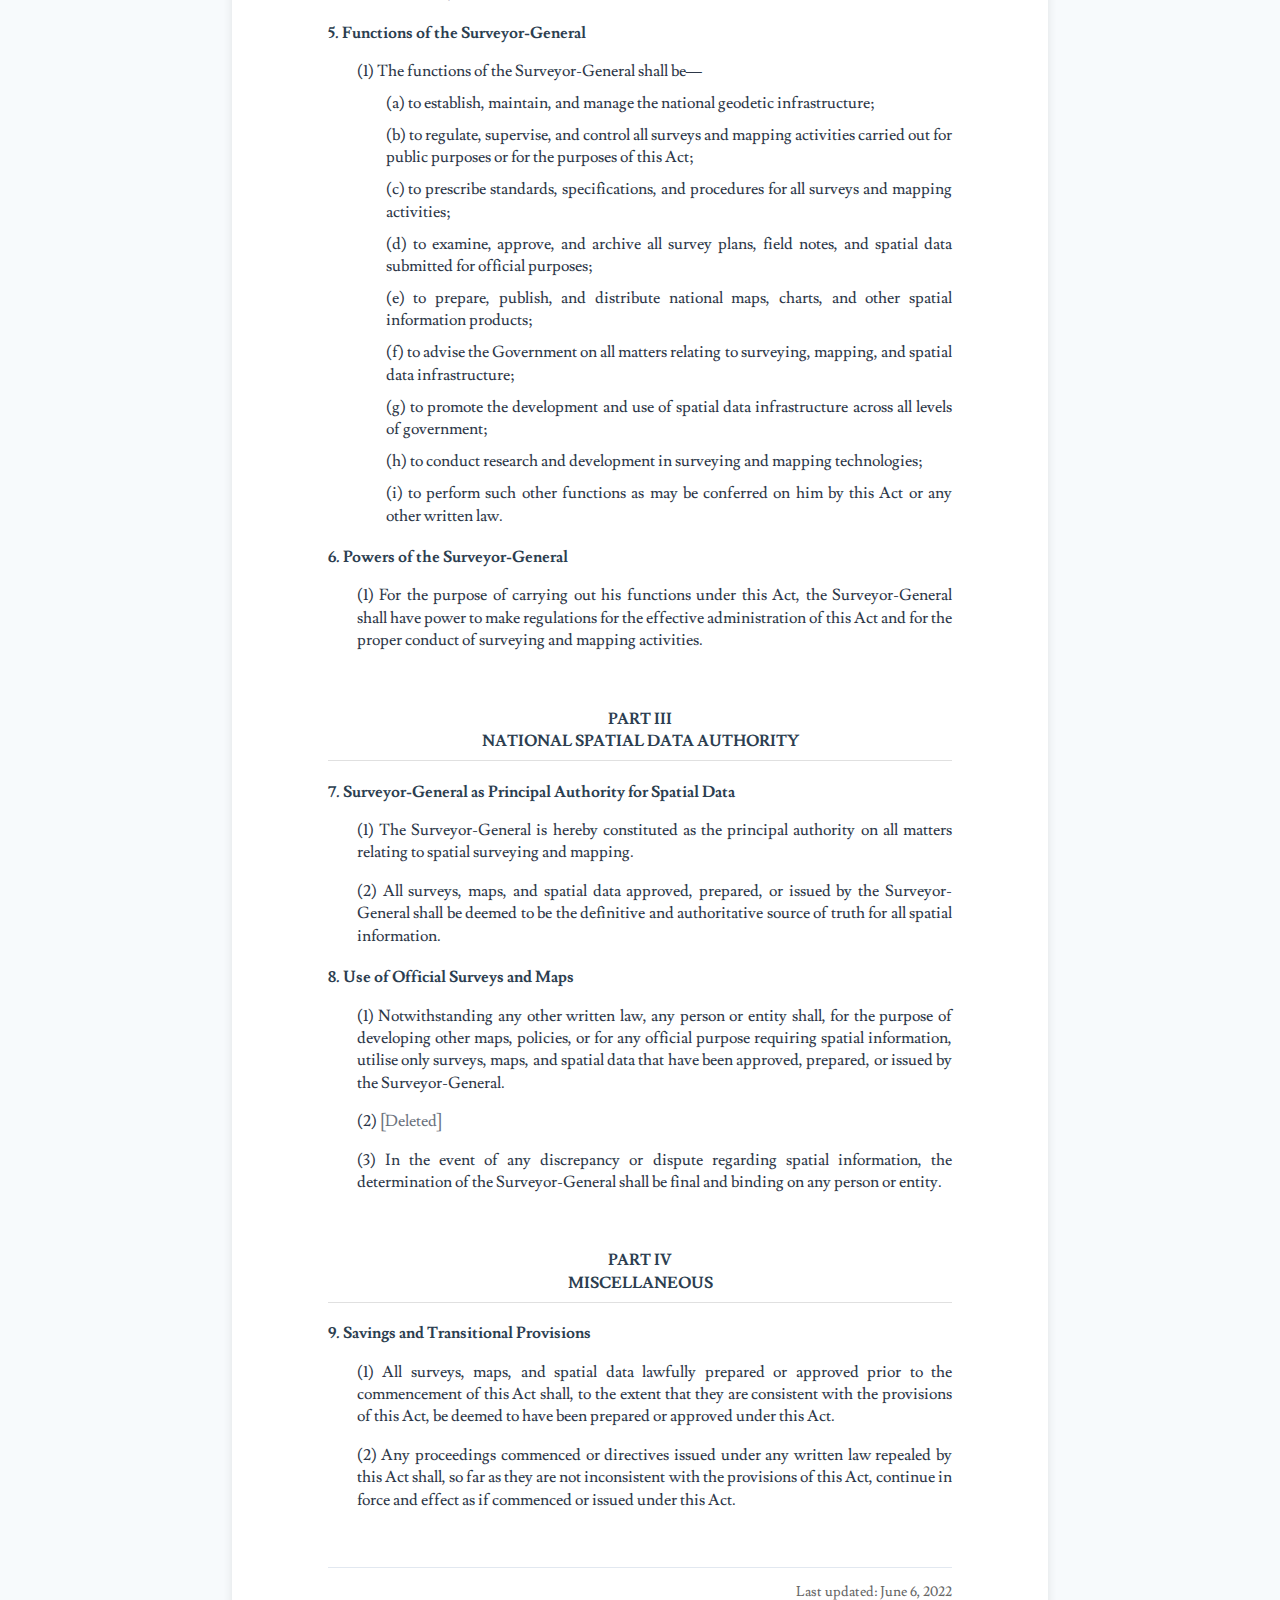
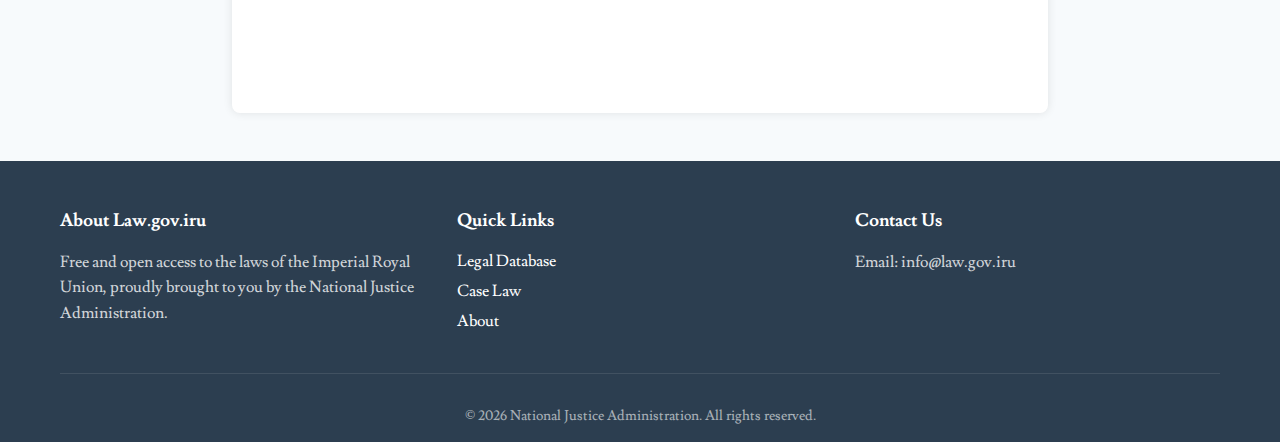
<file: act-of-estates/surveyor-general-act.html>
<!DOCTYPE html>
<html lang="en">
<head>
    <meta charset="UTF-8">
    <meta name="viewport" content="width=device-width, initial-scale=1.0">
    <title>Surveyor-General Act - Law.gov.iru</title>
    <link rel="icon" type="image/x-icon" href="../favicon.ico">
    <link rel="stylesheet" href="../css/styles.css">
    <link rel="stylesheet" href="https://cdnjs.cloudflare.com/ajax/libs/font-awesome/6.0.0/css/all.min.css">
</head>
<body>
    <!-- Header will be loaded here -->
    <div id="header"></div>
    <div class="navbar-placeholder"></div>

    <main class="container">
        <div class="act-container">
            <header class="act-header">
                <h1>Surveyor-General Act</h1>
                <subtitle>An Act to provide for the establishment and functions of the Surveyor-General, to constitute the Surveyor-General as the principal authority for spatial surveying and mapping, and for related matters.</subtitle>
                <div class="act-meta">
                    <span class="reference-no">Reference No: Cap. 77</span>
                    <span class="enactment-date">Enacted: June 6, 2022</span>
                </div>
            </header>

            <div class="act-content">
                <div class="act-part">
                    <h1>PART I<br>PRELIMINARY</h1>
                    
                    <div class="section" id="section-1">
                        <h2>1. Short Title and Commencement</h2>
                        <h3>(1) This Act may be cited as the Surveyor-General Act.</h3>
                        <h3>(2) This Act shall come into operation on 6th June 2022.</h3>
                    </div>
                    
                    <div class="interpretation" id="section-2">
                        <h2>2. Interpretation</h2>
                        <h3>(1) In this Act, unless the context otherwise requires—</h3>
                        
                        <dl class="definition-list">
                            <dt>"authorised officer"</dt>
                            <dd>means an officer or employee of the Office of the Surveyor-General, or any other person, authorised in writing by the Surveyor-General to exercise any power or perform any duty under this Act;</dd>
                            
                            <dt>"geodetic infrastructure"</dt>
                            <dd>means the national network of survey marks, control points, and associated data that define the national spatial reference system;</dd>
                            
                            <dt>"mapping"</dt>
                            <dd>means the process of creating, compiling, and representing spatial data in graphical or digital form;</dd>
                            
                            <dt>"Office"</dt>
                            <dd>means the Office of the Surveyor-General established under section 3;</dd>
                            
                            <dt>"spatial data"</dt>
                            <dd>means any data that directly or indirectly refers to a specific location or geographical area;</dd>
                            
                            <dt>"survey"</dt>
                            <dd>means the process of determining the precise position of points and the accurate measurement of distances, directions, and elevations on or beneath the Earth's surface, and includes cadastral surveys, topographical surveys, engineering surveys, hydrographic surveys, and geodetic surveys;</dd>
                            
                            <dt>"Surveyor-General"</dt>
                            <dd>means the person appointed as the Surveyor-General under section 4.</dd>
                        </dl>
                    </div>
                </div>
                
                <div class="act-part">
                    <h1>PART II<br>THE SURVEYOR-GENERAL</h1>
                    
                    <div class="section" id="section-3">
                        <h2>3. Establishment of the Office of the Surveyor-General</h2>
                        <h3>(1) There is hereby established an office to be known as the Office of the Surveyor-General.</h3>
                        <h3>(2) <p class="deleted">[Deleted]</p></h3>
                    </div>
                    
                    <div class="section" id="section-4">
                        <h2>4. Appointment of Surveyor-General</h2>
                        <h3>(1) There shall be appointed, in accordance with the Protocol on the Great Officers of State, a public officer to be known as the Surveyor-General.</h3>
                        <h3>(2) <p class="deleted">[Deleted]</p></h3>
                        <h3>(3) The Surveyor-General shall be the chief executive of the Office.</h3>
                    </div>
                    
                    <div class="section" id="section-5">
                        <h2>5. Functions of the Surveyor-General</h2>
                        <h3>(1) The functions of the Surveyor-General shall be—</h3>
                        <h4>(a) to establish, maintain, and manage the national geodetic infrastructure;</h4>
                        <h4>(b) to regulate, supervise, and control all surveys and mapping activities carried out for public purposes or for the purposes of this Act;</h4>
                        <h4>(c) to prescribe standards, specifications, and procedures for all surveys and mapping activities;</h4>
                        <h4>(d) to examine, approve, and archive all survey plans, field notes, and spatial data submitted for official purposes;</h4>
                        <h4>(e) to prepare, publish, and distribute national maps, charts, and other spatial information products;</h4>
                        <h4>(f) to advise the Government on all matters relating to surveying, mapping, and spatial data infrastructure;</h4>
                        <h4>(g) to promote the development and use of spatial data infrastructure across all levels of government;</h4>
                        <h4>(h) to conduct research and development in surveying and mapping technologies;</h4>
                        <h4>(i) to perform such other functions as may be conferred on him by this Act or any other written law.</h4>
                    </div>
                    
                    <div class="section" id="section-6">
                        <h2>6. Powers of the Surveyor-General</h2>
                        <h3>(1) For the purpose of carrying out his functions under this Act, the Surveyor-General shall have power to make regulations for the effective administration of this Act and for the proper conduct of surveying and mapping activities.</h3>
                    </div>
                </div>
                
                <div class="act-part">
                    <h1>PART III<br>NATIONAL SPATIAL DATA AUTHORITY</h1>
                    
                    <div class="section" id="section-7">
                        <h2>7. Surveyor-General as Principal Authority for Spatial Data</h2>
                        <h3>(1) The Surveyor-General is hereby constituted as the principal authority on all matters relating to spatial surveying and mapping.</h3>
                        <h3>(2) All surveys, maps, and spatial data approved, prepared, or issued by the Surveyor-General shall be deemed to be the definitive and authoritative source of truth for all spatial information.</h3>
                    </div>
                    
                    <div class="section" id="section-8">
                        <h2>8. Use of Official Surveys and Maps</h2>
                        <h3>(1) Notwithstanding any other written law, any person or entity shall, for the purpose of developing other maps, policies, or for any official purpose requiring spatial information, utilise only surveys, maps, and spatial data that have been approved, prepared, or issued by the Surveyor-General.</h3>
                        <h3>(2) <p class="deleted">[Deleted]</p></h3>
                        <h3>(3) In the event of any discrepancy or dispute regarding spatial information, the determination of the Surveyor-General shall be final and binding on any person or entity.</h3>
                    </div>
                </div>
                
                <div class="act-part">
                    <h1>PART IV<br>MISCELLANEOUS</h1>
                    
                    <div class="section" id="section-9">
                        <h2>9. Savings and Transitional Provisions</h2>
                        <h3>(1) All surveys, maps, and spatial data lawfully prepared or approved prior to the commencement of this Act shall, to the extent that they are consistent with the provisions of this Act, be deemed to have been prepared or approved under this Act.</h3>
                        <h3>(2) Any proceedings commenced or directives issued under any written law repealed by this Act shall, so far as they are not inconsistent with the provisions of this Act, continue in force and effect as if commenced or issued under this Act.</h3>
                    </div>
                </div>
            </div>

            <footer class="act-footer">
                <p>Last updated: June 6, 2022</p>
            </footer>
        </div>
    </main>

    <!-- Footer will be loaded here -->
    <div id="footer"></div>

    <script>
        // Load header
        fetch('../components/header.html')
            .then(response => response.text())
            .then(html => {
                document.getElementById('header').innerHTML = html;
                // Initialize scroll behavior after header is loaded
                initializeScrollBehavior();
            });

        // Load footer
        fetch('../components/footer.html')
            .then(response => response.text())
            .then(html => {
                document.getElementById('footer').innerHTML = html;
            });

        // Initialize scroll behavior
        function initializeScrollBehavior() {
            const navbar = document.querySelector('.navbar');
            let lastScrollTop = 0;
            let scrollThreshold = 100; // Start floating after 100px of scroll

            window.addEventListener('scroll', () => {
                const scrollTop = window.pageYOffset || document.documentElement.scrollTop;
                
                if (scrollTop > scrollThreshold) {
                    navbar.classList.add('scrolled');
                } else {
                    navbar.classList.remove('scrolled');
                }
                
                lastScrollTop = scrollTop;
            });
        }
    </script>
</body>
</html>
</file>
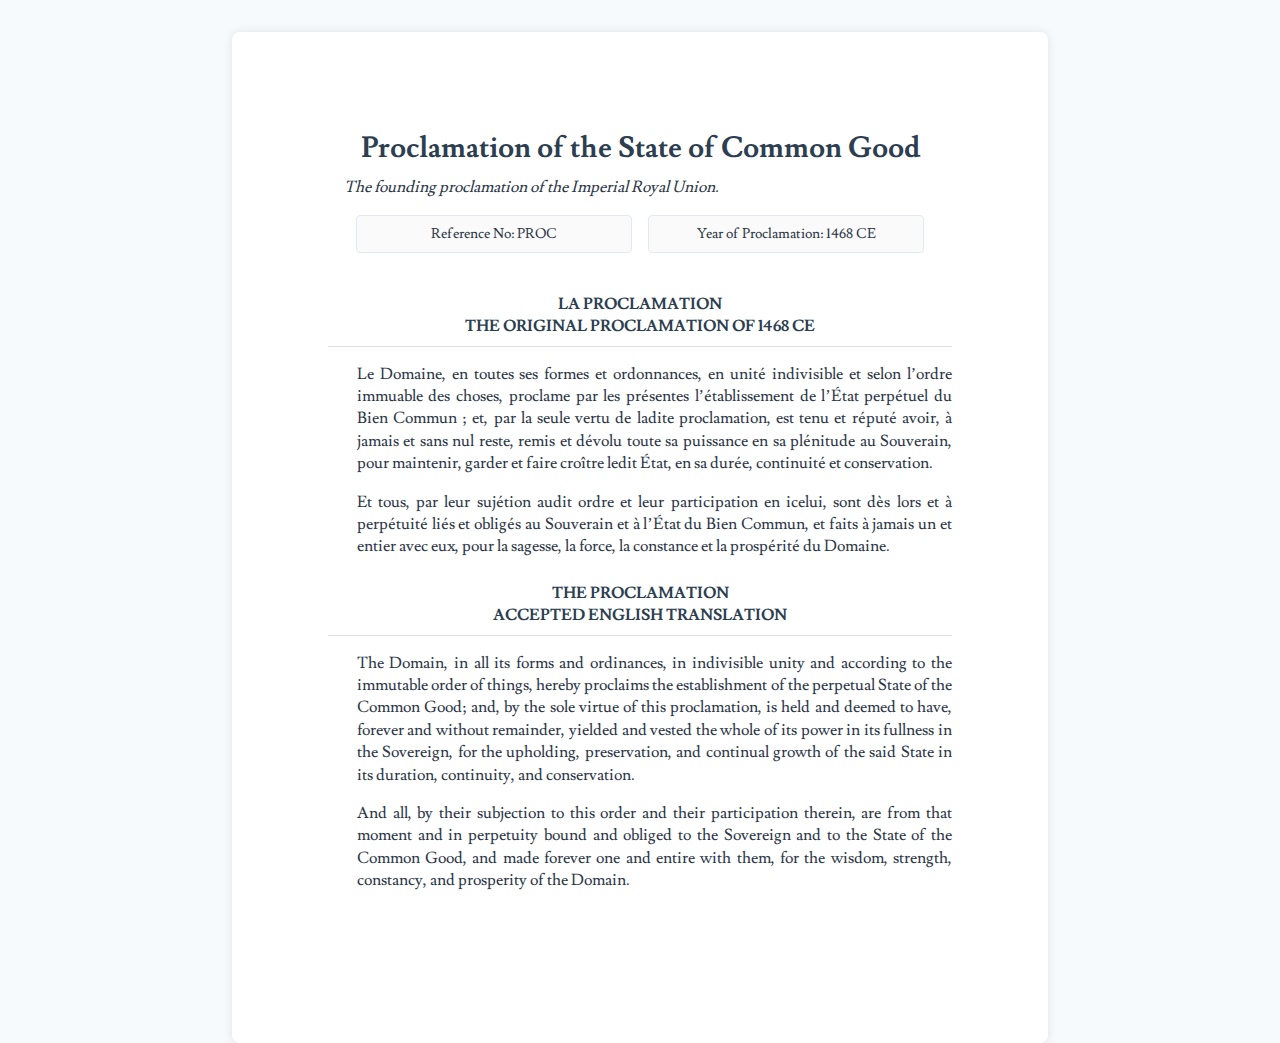
<file: acts/proclamation-of-the-state-of-common-good.html>
<!DOCTYPE html>
<html lang="en">
<head>
    <meta charset="UTF-8">
    <meta name="viewport" content="width=device-width, initial-scale=1.0">
    <title>Proclamation of the State of Common Good - Law.gov.iru</title>
    <link rel="stylesheet" href="../css/styles.css">
    <link rel="stylesheet" href="https://cdnjs.cloudflare.com/ajax/libs/font-awesome/6.0.0/css/all.min.css">
</head>
<body>
    <div id="header"></div>

    <main class="container">
        <div class="act-container">
            <header class="act-header">
                <h1>Proclamation of the State of Common Good</h1>
                <subtitle>The founding proclamation of the Imperial Royal Union.</subtitle>
                <div class="act-meta">
                    <span class="reference-no">Reference No: PROC</span>
                    <span class="enactment-date">Year of Proclamation: 1468 CE</span>
                </div>
            </header>

            <div class="act-content">
                <div class="act-part">
                    <h1>LA PROCLAMATION<br>The Original Proclamation of 1468 CE</h1>
                    
                    <div class="section" id="section-3">
                        <h3>Le Domaine, en toutes ses formes et ordonnances, en unité indivisible et selon l’ordre immuable des choses, proclame par les présentes l’établissement de l’État perpétuel du Bien Commun ; et, par la seule vertu de ladite proclamation, est tenu et réputé avoir, à jamais et sans nul reste, remis et dévolu toute sa puissance en sa plénitude au Souverain, pour maintenir, garder et faire croître ledit État, en sa durée, continuité et conservation.</h3>

                        <h3>Et tous, par leur sujétion audit ordre et leur participation en icelui, sont dès lors et à perpétuité liés et obligés au Souverain et à l’État du Bien Commun, et faits à jamais un et entier avec eux, pour la sagesse, la force, la constance et la prospérité du Domaine.</h3>
                    </div>

                    <h1>THE PROCLAMATION<br>Accepted English Translation</h1>
                    
                    <div class="section" id="section-3">
                        <h3>The Domain, in all its forms and ordinances, in indivisible unity and according to the immutable order of things, hereby proclaims the establishment of the perpetual State of the Common Good; and, by the sole virtue of this proclamation, is held and deemed to have, forever and without remainder, yielded and vested the whole of its power in its fullness in the Sovereign, for the upholding, preservation, and continual growth of the said State in its duration, continuity, and conservation.</h3>

                        <h3>And all, by their subjection to this order and their participation therein, are from that moment and in perpetuity bound and obliged to the Sovereign and to the State of the Common Good, and made forever one and entire with them, for the wisdom, strength, constancy, and prosperity of the Domain.</h3>
                    </div>
                </div>
            </div>
        </div>
    </main>

    <div id="footer"></div>
</body>
</html>
</file>
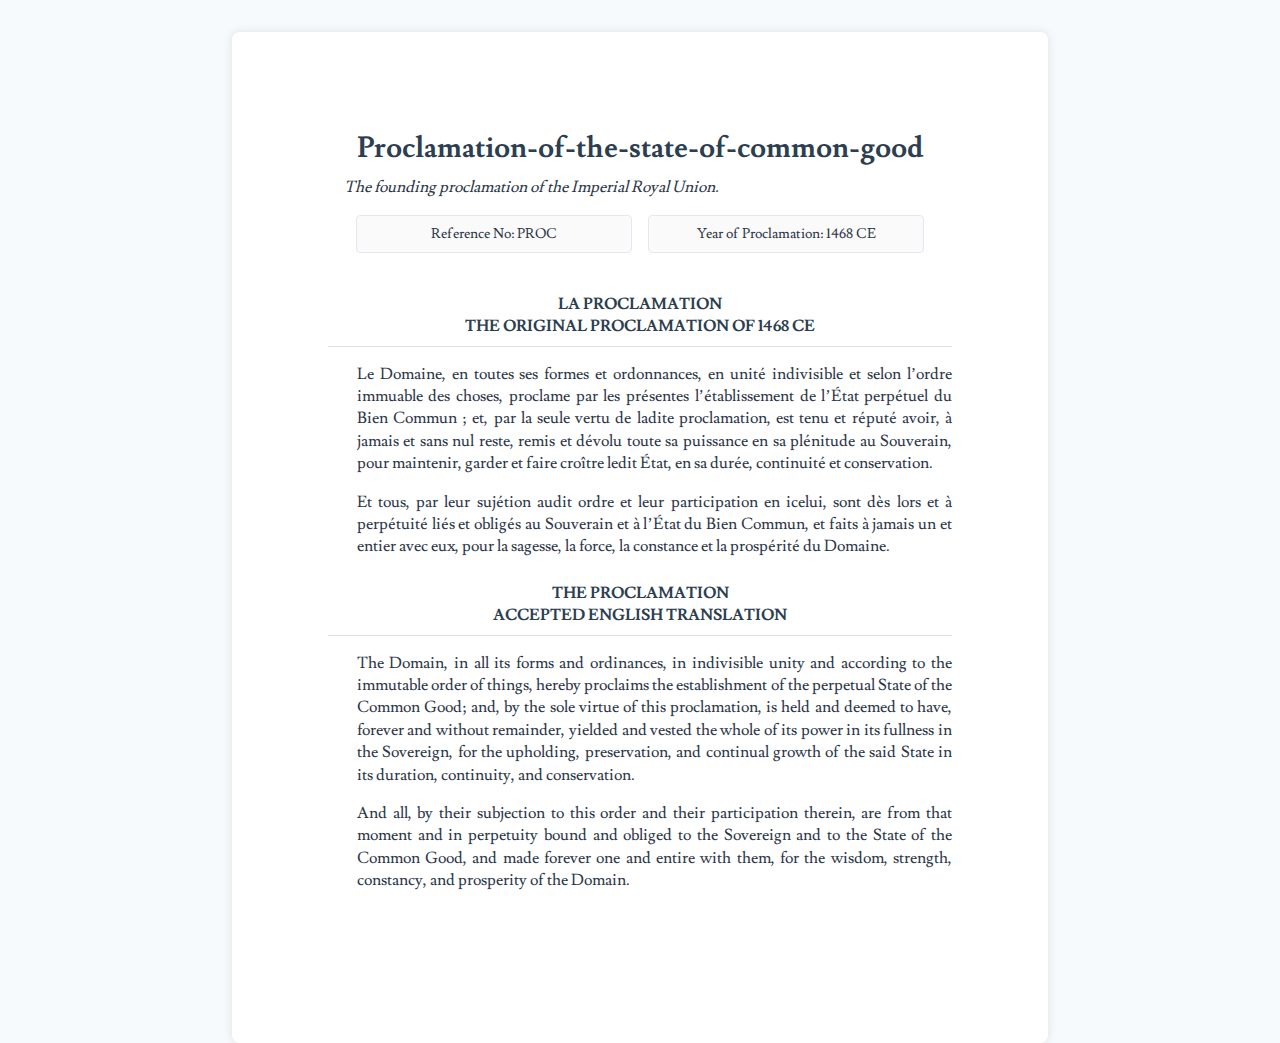
<file: acts/proclamation_of_the_state_of_common_good.html>
<!DOCTYPE html>
<html lang="en">
<head>
    <meta charset="UTF-8">
    <meta name="viewport" content="width=device-width, initial-scale=1.0">
    <title>Proclamation-of-the-state-of-common-good - Law.gov.iru</title>
    <link rel="stylesheet" href="../css/styles.css">
    <link rel="stylesheet" href="https://cdnjs.cloudflare.com/ajax/libs/font-awesome/6.0.0/css/all.min.css">
</head>
<body>
    <div id="header"></div>

    <main class="container">
        <div class="act-container">
            <header class="act-header">
                <h1>Proclamation-of-the-state-of-common-good</h1>
                <subtitle>The founding proclamation of the Imperial Royal Union.</subtitle>
                <div class="act-meta">
                    <span class="reference-no">Reference No: PROC</span>
                    <span class="enactment-date">Year of Proclamation: 1468 CE</span>
                </div>
            </header>

            <div class="act-content">
                <div class="act-part">
                    <h1>LA PROCLAMATION<br>The Original Proclamation of 1468 CE</h1>
                    
                    <div class="section" id="section-3">
                        <h3>Le Domaine, en toutes ses formes et ordonnances, en unité indivisible et selon l’ordre immuable des choses, proclame par les présentes l’établissement de l’État perpétuel du Bien Commun ; et, par la seule vertu de ladite proclamation, est tenu et réputé avoir, à jamais et sans nul reste, remis et dévolu toute sa puissance en sa plénitude au Souverain, pour maintenir, garder et faire croître ledit État, en sa durée, continuité et conservation.</h3>

                        <h3>Et tous, par leur sujétion audit ordre et leur participation en icelui, sont dès lors et à perpétuité liés et obligés au Souverain et à l’État du Bien Commun, et faits à jamais un et entier avec eux, pour la sagesse, la force, la constance et la prospérité du Domaine.</h3>
                    </div>

                    <h1>THE PROCLAMATION<br>Accepted English Translation</h1>
                    
                    <div class="section" id="section-3">
                        <h3>The Domain, in all its forms and ordinances, in indivisible unity and according to the immutable order of things, hereby proclaims the establishment of the perpetual State of the Common Good; and, by the sole virtue of this proclamation, is held and deemed to have, forever and without remainder, yielded and vested the whole of its power in its fullness in the Sovereign, for the upholding, preservation, and continual growth of the said State in its duration, continuity, and conservation.</h3>

                        <h3>And all, by their subjection to this order and their participation therein, are from that moment and in perpetuity bound and obliged to the Sovereign and to the State of the Common Good, and made forever one and entire with them, for the wisdom, strength, constancy, and prosperity of the Domain.</h3>
                    </div>
                </div>
            </div>
        </div>
    </main>

    <div id="footer"></div>
</body>
</html>
</file>
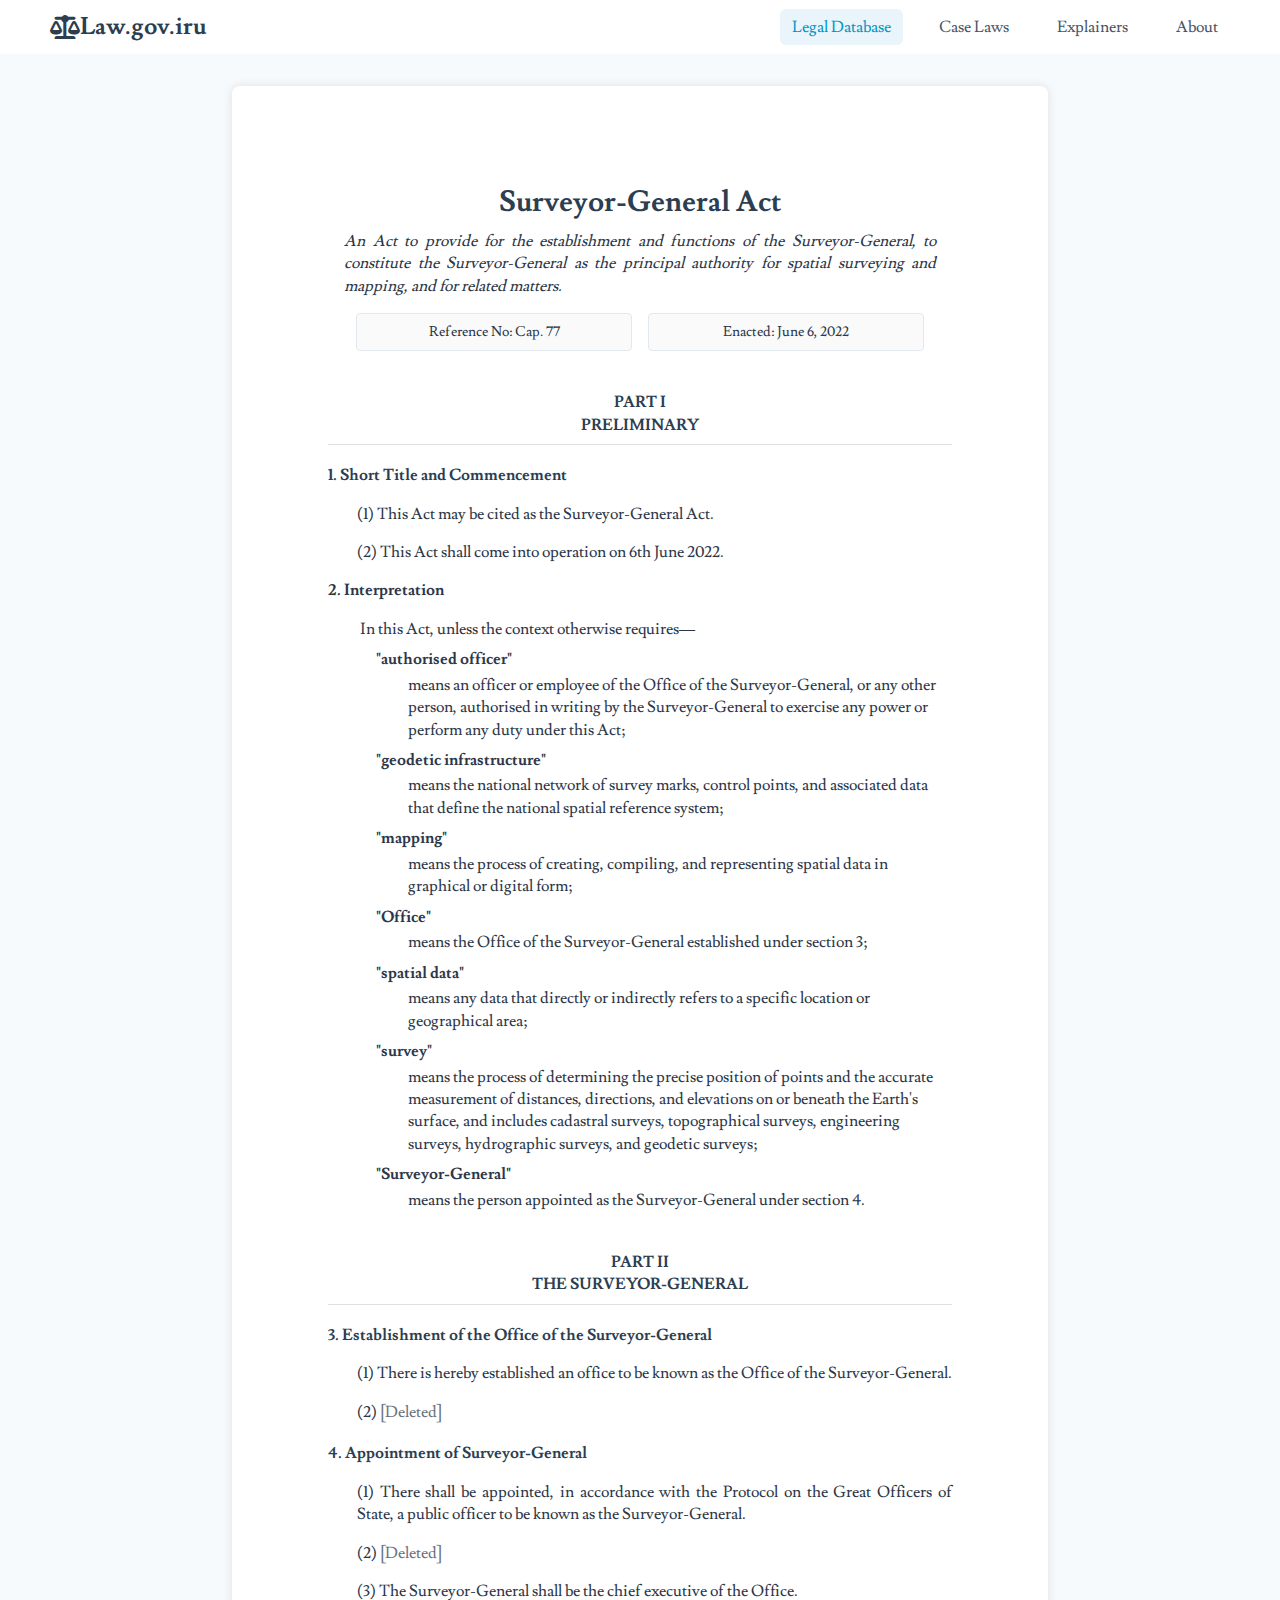
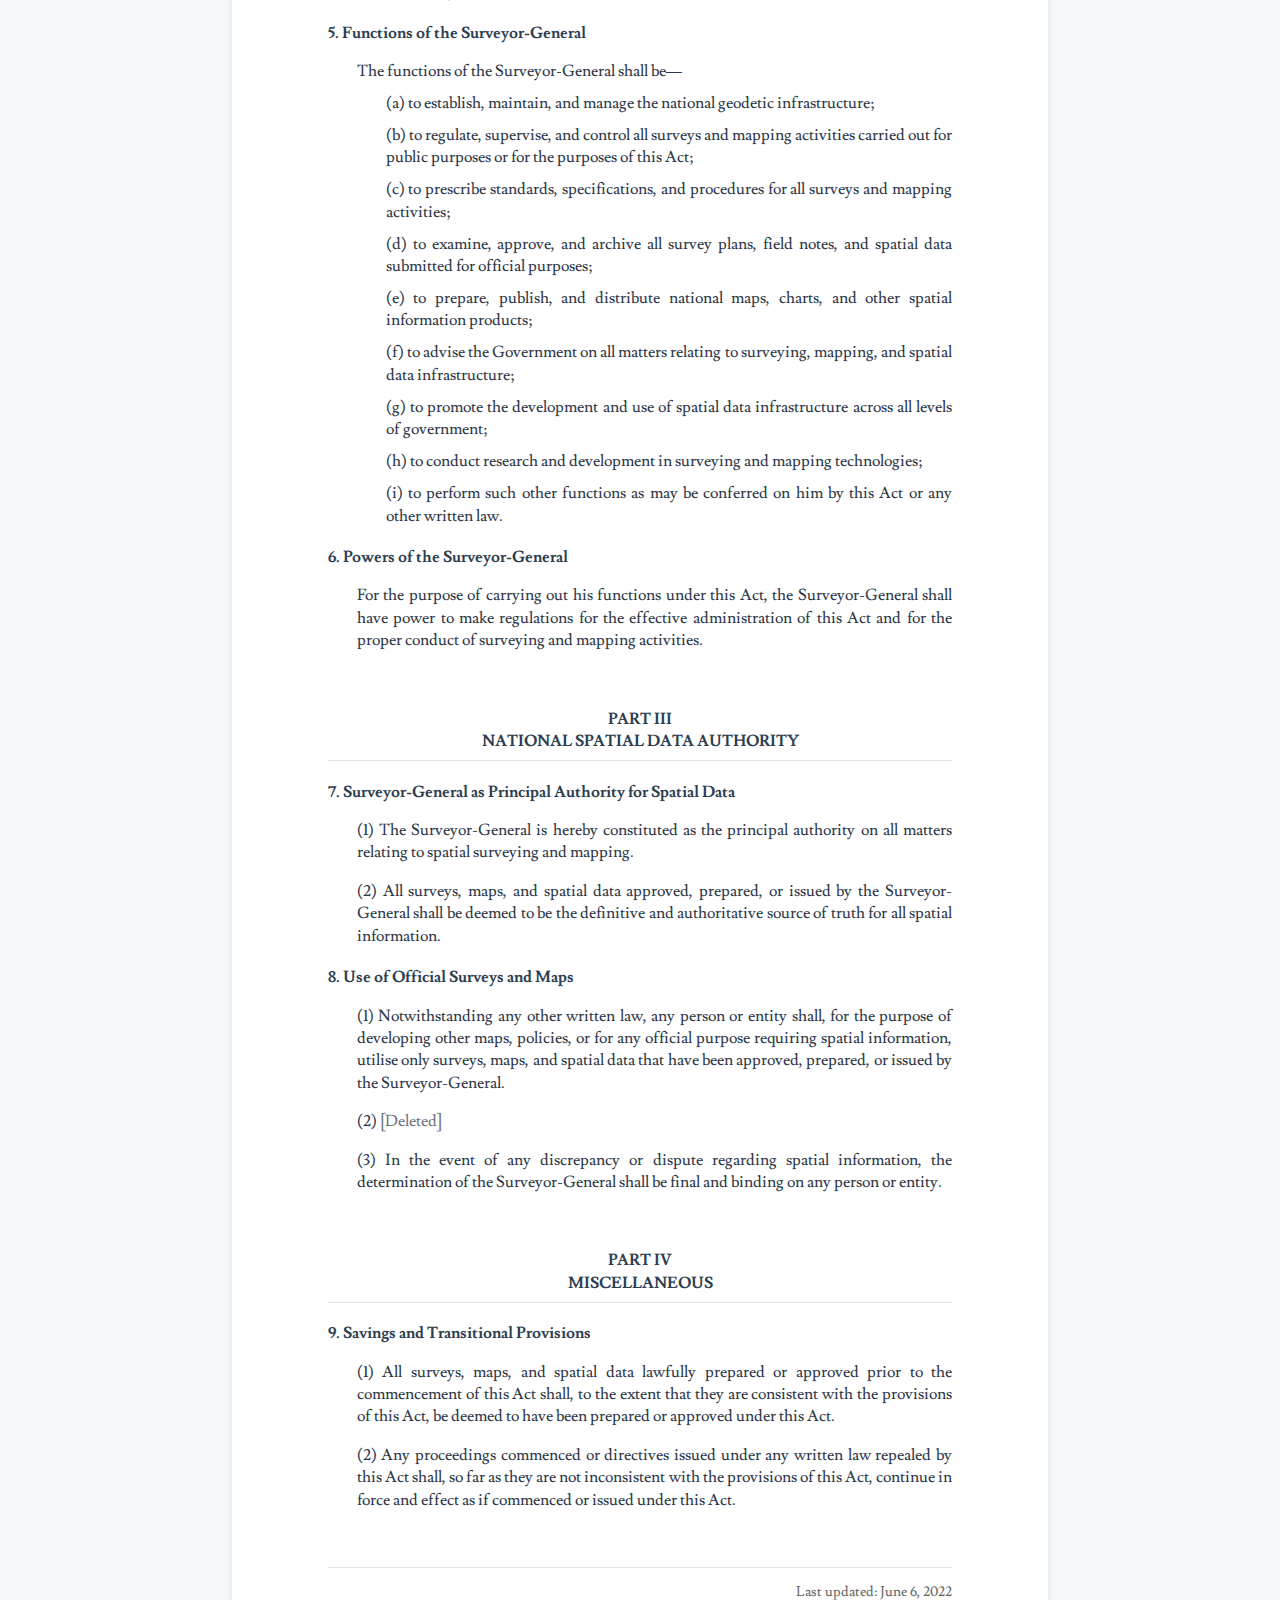
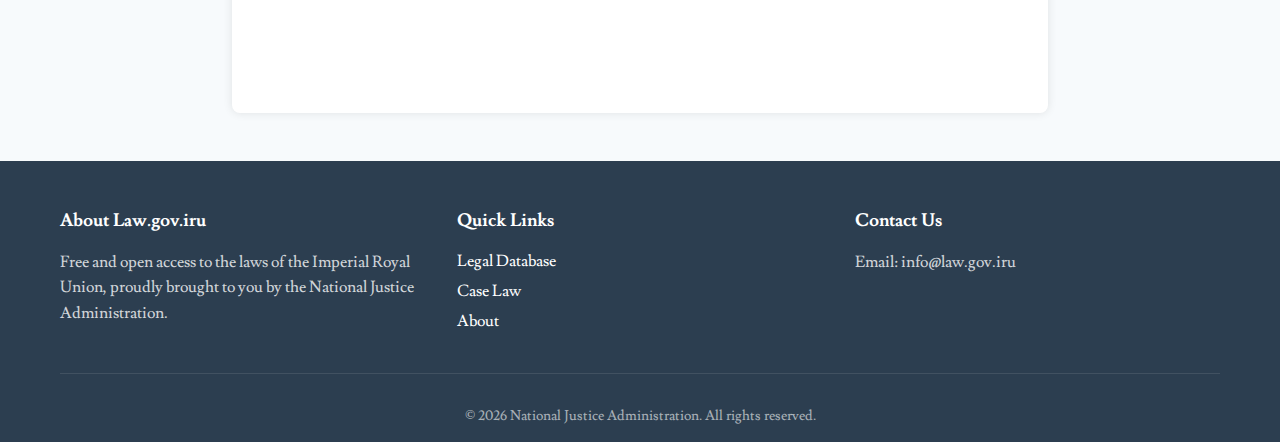
<file: acts/surveyor-general-act.html>
<!DOCTYPE html>
<html lang="en">
<head>
    <meta charset="UTF-8">
    <meta name="viewport" content="width=device-width, initial-scale=1.0">
    <title>Surveyor-General Act - Law.gov.iru</title>
    <link rel="stylesheet" href="../css/styles.css">
    <link rel="stylesheet" href="https://cdnjs.cloudflare.com/ajax/libs/font-awesome/6.0.0/css/all.min.css">
</head>
<body>
    <!-- Header will be loaded here -->
    <div id="header"></div>

    <main class="container">
        <div class="act-container">
            <header class="act-header">
                <h1>Surveyor-General Act</h1>
                <subtitle>An Act to provide for the establishment and functions of the Surveyor-General, to constitute the Surveyor-General as the principal authority for spatial surveying and mapping, and for related matters.</subtitle>
                <div class="act-meta">
                    <span class="reference-no">Reference No: Cap. 77</span>
                    <span class="enactment-date">Enacted: June 6, 2022</span>
                </div>
            </header>

            <div class="act-content">
                <div class="act-part">
                    <h1>PART I<br>PRELIMINARY</h1>
                    
                    <div class="section" id="section-1">
                        <h2>1. Short Title and Commencement</h2>
                        <h3>(1) This Act may be cited as the Surveyor-General Act.</h3>
                        <h3>(2) This Act shall come into operation on 6th June 2022.</h3>
                    </div>
                    
                    <div class="interpretation" id="section-2">
                        <h2>2. Interpretation</h2>
                        <h3>In this Act, unless the context otherwise requires—</h3>
                        
                        <dl class="definition-list">
                            <dt>"authorised officer"</dt>
                            <dd>means an officer or employee of the Office of the Surveyor-General, or any other person, authorised in writing by the Surveyor-General to exercise any power or perform any duty under this Act;</dd>
                            
                            <dt>"geodetic infrastructure"</dt>
                            <dd>means the national network of survey marks, control points, and associated data that define the national spatial reference system;</dd>
                            
                            <dt>"mapping"</dt>
                            <dd>means the process of creating, compiling, and representing spatial data in graphical or digital form;</dd>
                            
                            <dt>"Office"</dt>
                            <dd>means the Office of the Surveyor-General established under section 3;</dd>
                            
                            <dt>"spatial data"</dt>
                            <dd>means any data that directly or indirectly refers to a specific location or geographical area;</dd>
                            
                            <dt>"survey"</dt>
                            <dd>means the process of determining the precise position of points and the accurate measurement of distances, directions, and elevations on or beneath the Earth's surface, and includes cadastral surveys, topographical surveys, engineering surveys, hydrographic surveys, and geodetic surveys;</dd>
                            
                            <dt>"Surveyor-General"</dt>
                            <dd>means the person appointed as the Surveyor-General under section 4.</dd>
                        </dl>
                    </div>
                </div>
                
                <div class="act-part">
                    <h1>PART II<br>THE SURVEYOR-GENERAL</h1>
                    
                    <div class="section" id="section-3">
                        <h2>3. Establishment of the Office of the Surveyor-General</h2>
                        <h3>(1) There is hereby established an office to be known as the Office of the Surveyor-General.</h3>
                        <h3>(2) <p class="deleted">[Deleted]</p></h3>
                    </div>
                    
                    <div class="section" id="section-4">
                        <h2>4. Appointment of Surveyor-General</h2>
                        <h3>(1) There shall be appointed, in accordance with the Protocol on the Great Officers of State, a public officer to be known as the Surveyor-General.</h3>
                        <h3>(2) <p class="deleted">[Deleted]</p></h3>
                        <h3>(3) The Surveyor-General shall be the chief executive of the Office.</h3>
                    </div>
                    
                    <div class="section" id="section-5">
                        <h2>5. Functions of the Surveyor-General</h2>
                        <h3>The functions of the Surveyor-General shall be—</h3>
                        <h4>(a) to establish, maintain, and manage the national geodetic infrastructure;</h4>
                        <h4>(b) to regulate, supervise, and control all surveys and mapping activities carried out for public purposes or for the purposes of this Act;</h4>
                        <h4>(c) to prescribe standards, specifications, and procedures for all surveys and mapping activities;</h4>
                        <h4>(d) to examine, approve, and archive all survey plans, field notes, and spatial data submitted for official purposes;</h4>
                        <h4>(e) to prepare, publish, and distribute national maps, charts, and other spatial information products;</h4>
                        <h4>(f) to advise the Government on all matters relating to surveying, mapping, and spatial data infrastructure;</h4>
                        <h4>(g) to promote the development and use of spatial data infrastructure across all levels of government;</h4>
                        <h4>(h) to conduct research and development in surveying and mapping technologies;</h4>
                        <h4>(i) to perform such other functions as may be conferred on him by this Act or any other written law.</h4>
                    </div>
                    
                    <div class="section" id="section-6">
                        <h2>6. Powers of the Surveyor-General</h2>
                        <h3>For the purpose of carrying out his functions under this Act, the Surveyor-General shall have power to make regulations for the effective administration of this Act and for the proper conduct of surveying and mapping activities.</h3>
                    </div>
                </div>
                
                <div class="act-part">
                    <h1>PART III<br>NATIONAL SPATIAL DATA AUTHORITY</h1>
                    
                    <div class="section" id="section-7">
                        <h2>7. Surveyor-General as Principal Authority for Spatial Data</h2>
                        <h3>(1) The Surveyor-General is hereby constituted as the principal authority on all matters relating to spatial surveying and mapping.</h3>
                        <h3>(2) All surveys, maps, and spatial data approved, prepared, or issued by the Surveyor-General shall be deemed to be the definitive and authoritative source of truth for all spatial information.</h3>
                    </div>
                    
                    <div class="section" id="section-8">
                        <h2>8. Use of Official Surveys and Maps</h2>
                        <h3>(1) Notwithstanding any other written law, any person or entity shall, for the purpose of developing other maps, policies, or for any official purpose requiring spatial information, utilise only surveys, maps, and spatial data that have been approved, prepared, or issued by the Surveyor-General.</h3>
                        <h3>(2) <p class="deleted">[Deleted]</p></h3>
                        <h3>(3) In the event of any discrepancy or dispute regarding spatial information, the determination of the Surveyor-General shall be final and binding on any person or entity.</h3>
                    </div>
                </div>
                
                <div class="act-part">
                    <h1>PART IV<br>MISCELLANEOUS</h1>
                    
                    <div class="section" id="section-9">
                        <h2>9. Savings and Transitional Provisions</h2>
                        <h3>(1) All surveys, maps, and spatial data lawfully prepared or approved prior to the commencement of this Act shall, to the extent that they are consistent with the provisions of this Act, be deemed to have been prepared or approved under this Act.</h3>
                        <h3>(2) Any proceedings commenced or directives issued under any written law repealed by this Act shall, so far as they are not inconsistent with the provisions of this Act, continue in force and effect as if commenced or issued under this Act.</h3>
                    </div>
                </div>
            </div>

            <footer class="act-footer">
                <p>Last updated: June 6, 2022</p>
            </footer>
        </div>
    </main>

    <!-- Footer will be loaded here -->
    <div id="footer"></div>

    <script>
        // Load header
        fetch('../components/header.html')
            .then(response => response.text())
            .then(html => {
                document.getElementById('header').innerHTML = html;
            });

        // Load footer
        fetch('../components/footer.html')
            .then(response => response.text())
            .then(html => {
                document.getElementById('footer').innerHTML = html;
            });
    </script>
</body>
</html>
</file>
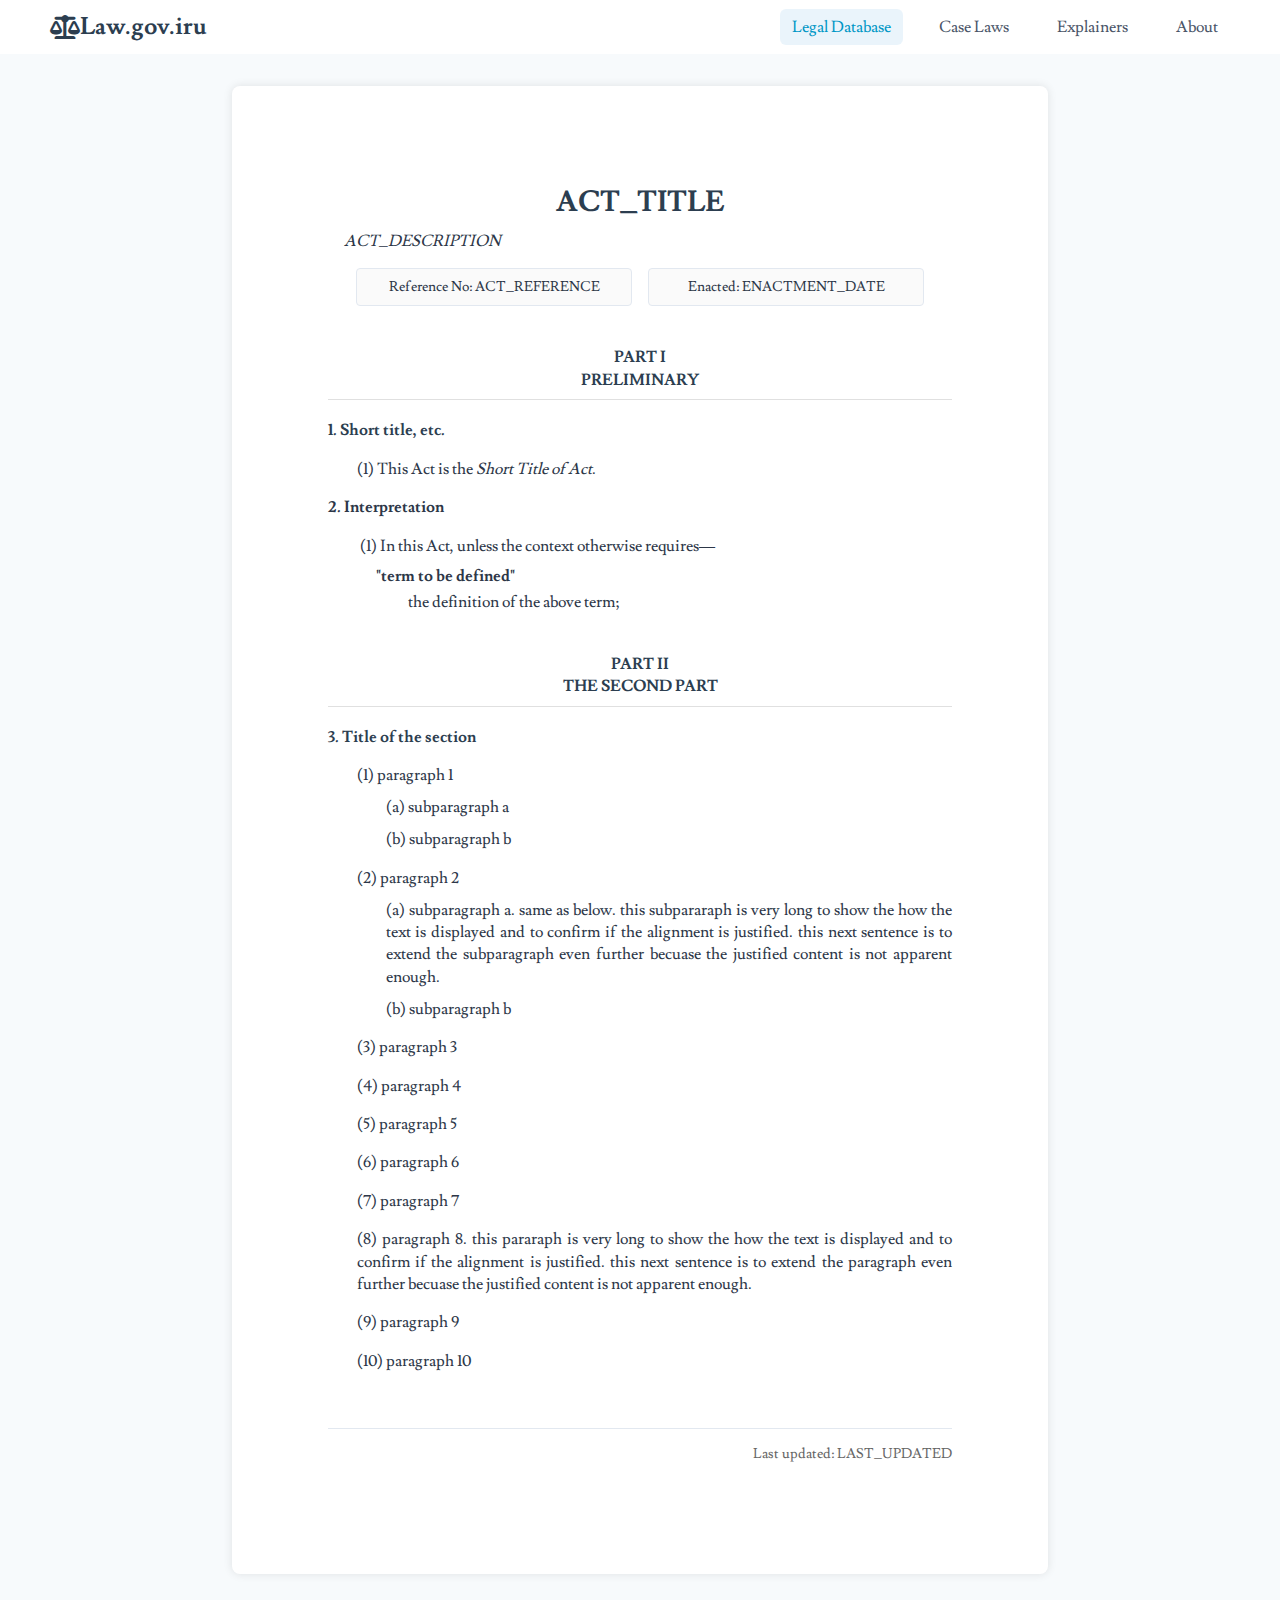
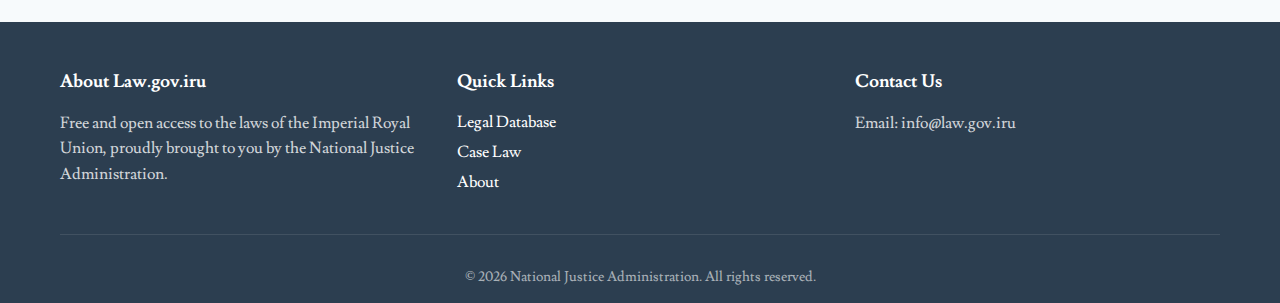
<file: acts/template.html>
<!DOCTYPE html>
<html lang="en">
<head>
    <meta charset="UTF-8">
    <meta name="viewport" content="width=device-width, initial-scale=1.0">
    <title>ACT_TITLE - Law.gov.iru</title>
    <link rel="stylesheet" href="../css/styles.css">
    <link rel="stylesheet" href="https://cdnjs.cloudflare.com/ajax/libs/font-awesome/6.0.0/css/all.min.css">
</head>
<body>
    <!-- Header will be loaded here -->
    <div id="header"></div>

    <main class="container">
        <div class="act-container">
            <header class="act-header">
                <h1>ACT_TITLE</h1>
                <subtitle>ACT_DESCRIPTION</subtitle>
                <div class="act-meta">
                    <span class="reference-no">Reference No: ACT_REFERENCE</span>
                    <span class="enactment-date">Enacted: ENACTMENT_DATE</span>
                </div>
            </header>

            <div class="act-content">
                <!-- Act content will be dynamically loaded here -->
                <div class="act-part">
                    <h1>PART I<br>PRELIMINARY</h1>
                    
                    <div class="section" id="section-1">
                        <h2>1. Short title, etc.</h2>
                        <h3>(1) This Act is the <i>Short Title of Act</i>.</h3>
                    </div>
                    
                    <div class="interpretation" id="section-2">
                        <h2>2. Interpretation</h2>
                        <h3>(1) In this Act, unless the context otherwise requires—</h3>
                        
                        <dl class="definition-list">
                            <dt>"term to be defined"</dt>
                            <dd>the definition of the above term;</dd>
                        </dl>
                    </div>
                </div>
                
                <div class="act-part">
                    <h1>PART II<br>THE SECOND PART</h1>
                    
                    <div class="section" id="section-3">
                        <h2>3. Title of the section</h2>
                        <h3>(1) paragraph 1</h3>
                        <h4>(a) subparagraph a</h4>
                        <h4>(b) subparagraph b</h4>
                        <h3>(2) paragraph 2</h3>
                        <h4>(a) subparagraph a. same as below. this subpararaph is very long to show the how the text is displayed and to confirm if the alignment is justified. this next sentence is to extend the subparagraph even further becuase the justified content is not apparent enough.</h4>
                        <h4>(b) subparagraph b</h4>
                        <h3>(3) paragraph 3</h3>
                        <h3>(4) paragraph 4</h3>
                        <h3>(5) paragraph 5</h3>
                        <h3>(6) paragraph 6</h3>
                        <h3>(7) paragraph 7</h3>
                        <h3>(8) paragraph 8. this pararaph is very long to show the how the text is displayed and to confirm if the alignment is justified. this next sentence is to extend the paragraph even further becuase the justified content is not apparent enough.</h3>
                        <h3>(9) paragraph 9</h3>
                        <h3>(10) paragraph 10</h3>
                    </div>
                </div>
            </div>

            <footer class="act-footer">
                <p>Last updated: LAST_UPDATED</p>
            </footer>
        </div>
    </main>

    <!-- Footer will be loaded here -->
    <div id="footer"></div>

    <script>
        // Load header
        fetch('../components/header.html')
            .then(response => response.text())
            .then(html => {
                document.getElementById('header').innerHTML = html;
            });

        // Load footer
        fetch('../components/footer.html')
            .then(response => response.text())
            .then(html => {
                document.getElementById('footer').innerHTML = html;
            });
    </script>
</body>
</html>
</file>
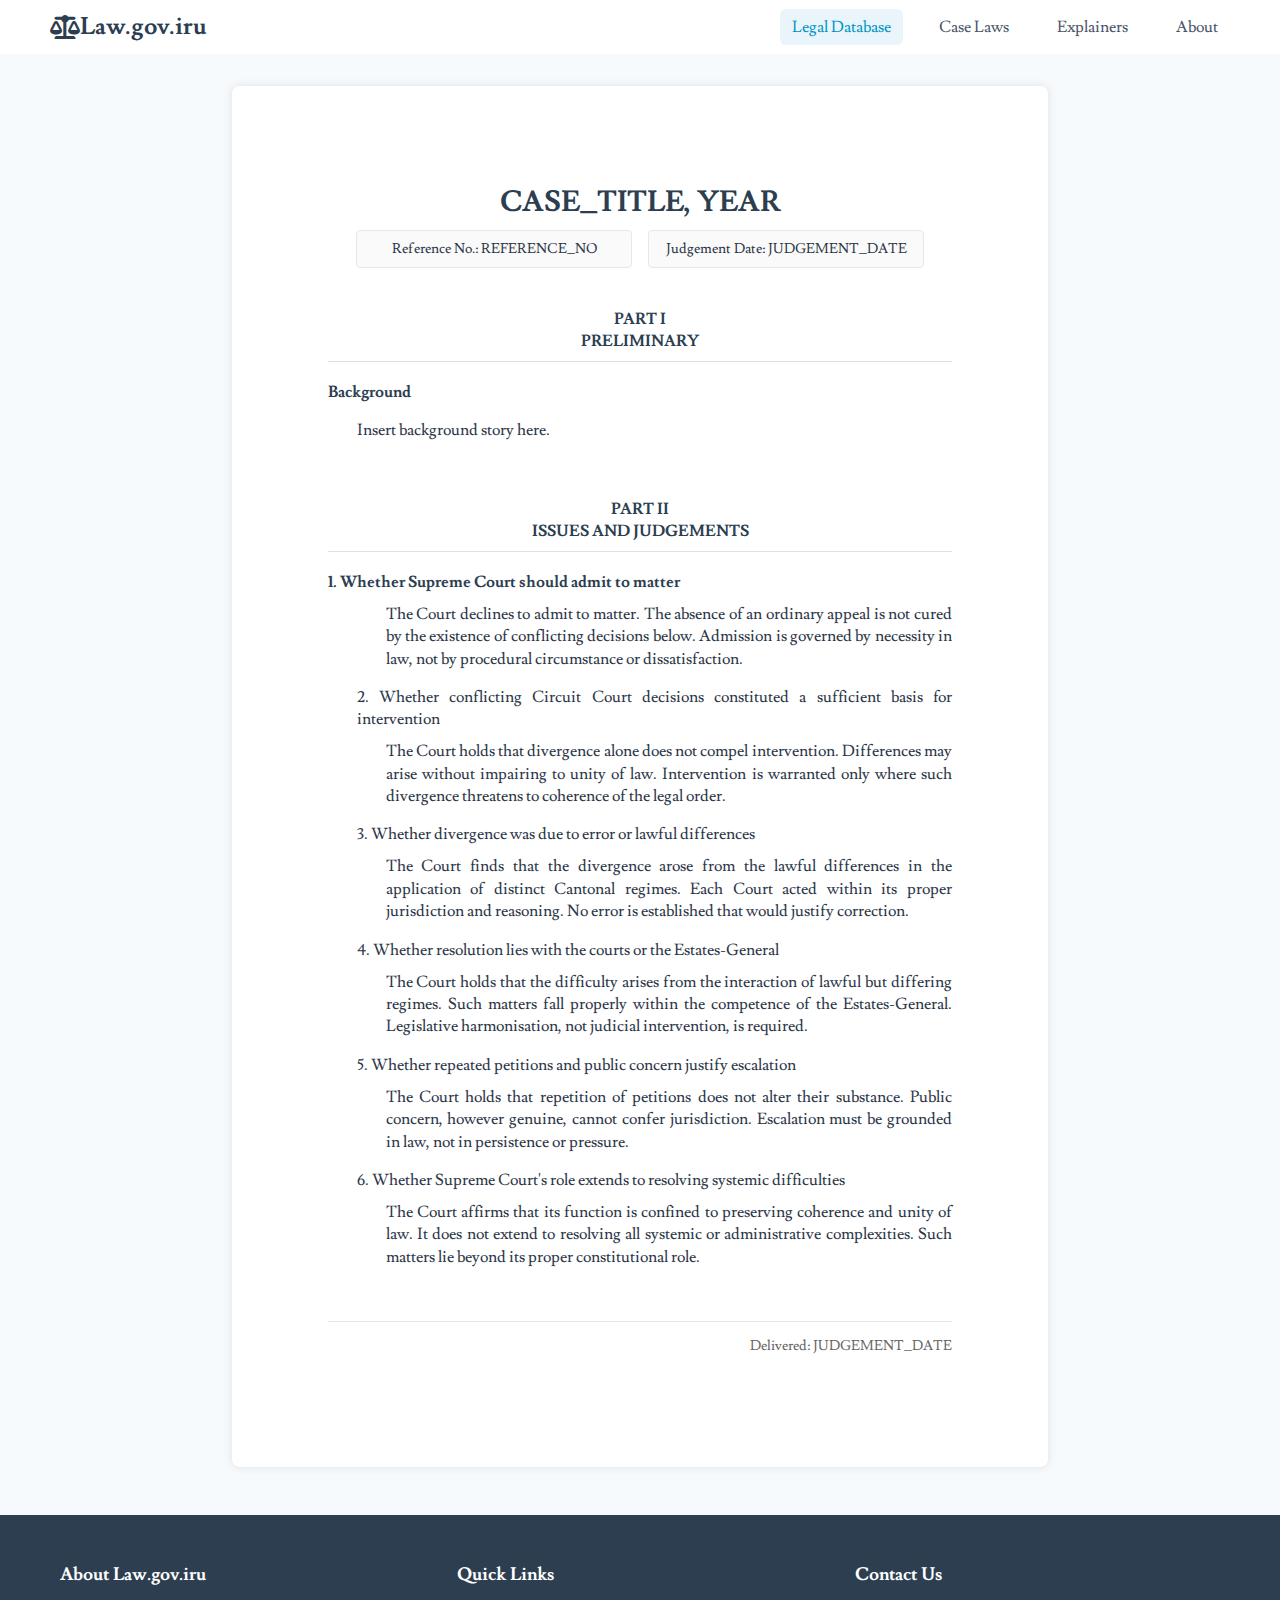
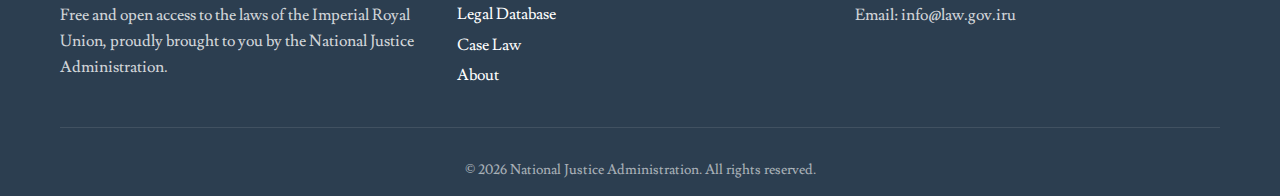
<file: common-law/common-law-template.html>
<!DOCTYPE html>
<html lang="en">
<head>
    <meta charset="UTF-8">
    <meta name="viewport" content="width=device-width, initial-scale=1.0">
    <title>ACT_TITLE - Law.gov.iru</title>
    <link rel="stylesheet" href="../css/styles.css">
    <link rel="stylesheet" href="https://cdnjs.cloudflare.com/ajax/libs/font-awesome/6.0.0/css/all.min.css">
</head>
<body>
    <!-- Header will be loaded here -->
    <div id="header"></div>
    <div class="navbar-placeholder"></div>

    <main class="container">
        <div class="act-container">
            <header class="act-header">
                <h1>CASE_TITLE, YEAR</h1>
                <div class="act-meta">
                    <span class="reference-no">Reference No.: REFERENCE_NO</span>
                    <span class="enactment-date">Judgement Date: JUDGEMENT_DATE</span>
                </div>
            </header>

            <div class="act-content">
                <!-- Act content will be dynamically loaded here -->
                <div class="act-part">
                    <h1>PART I<br>PRELIMINARY</h1>
                    
                    <div class="section" id="section-1">
                        <h2>Background</h2>
                        <h3>Insert background story here.</h3>
                    </div>
                </div>
                
                <div class="act-part">
                    <h1>PART II<br>ISSUES AND JUDGEMENTS</h1>
                    
                    <div class="section" id="section-2">
                        <h2>1. Whether Supreme Court should admit to matter</h2>
                        <h4>The Court declines to admit to matter. The absence of an ordinary appeal is not cured by the existence of conflicting decisions below. Admission is governed by necessity in law, not by procedural circumstance or dissatisfaction.</h4>
                        <h3>2. Whether conflicting Circuit Court decisions constituted a sufficient basis for intervention</h3>
                        <h4>The Court holds that divergence alone does not compel intervention. Differences may arise without impairing to unity of law. Intervention is warranted only where such divergence threatens to coherence of the legal order.</h4>
                        <h3>3. Whether divergence was due to error or lawful differences</h3>
                        <h4>The Court finds that the divergence arose from the lawful differences in the application of distinct Cantonal regimes. Each Court acted within its proper jurisdiction and reasoning. No error is established that would justify correction.</h4>
                        <h3>4. Whether resolution lies with the courts or the Estates-General</h3>
                        <h4>The Court holds that the difficulty arises from the interaction of lawful but differing regimes. Such matters fall properly within the competence of the Estates-General. Legislative harmonisation, not judicial intervention, is required.</h4>
                        <h3>5. Whether repeated petitions and public concern justify escalation</h3>
                        <h4>The Court holds that repetition of petitions does not alter their substance. Public concern, however genuine, cannot confer jurisdiction. Escalation must be grounded in law, not in persistence or pressure.</h4>
                        <h3>6. Whether Supreme Court's role extends to resolving systemic difficulties</h3>
                        <h4>The Court affirms that its function is confined to preserving coherence and unity of law. It does not extend to resolving all systemic or administrative complexities. Such matters lie beyond its proper constitutional role.</h4>
                    </div>
                </div>
            </div>

            <footer class="act-footer">
                <p>Delivered: JUDGEMENT_DATE</p>
            </footer>
        </div>
    </main>

    <!-- Footer will be loaded here -->
    <div id="footer"></div>

    <script>
        // Load header
        fetch('../components/header.html')
            .then(response => response.text())
            .then(html => {
                document.getElementById('header').innerHTML = html;
                // Initialize scroll behavior after header is loaded
                initializeScrollBehavior();
            });

        // Load footer
        fetch('../components/footer.html')
            .then(response => response.text())
            .then(html => {
                document.getElementById('footer').innerHTML = html;
            });

        // Initialize scroll behavior
        function initializeScrollBehavior() {
            const navbar = document.querySelector('.navbar');
            let lastScrollTop = 0;
            let scrollThreshold = 100; // Start floating after 100px of scroll

            window.addEventListener('scroll', () => {
                const scrollTop = window.pageYOffset || document.documentElement.scrollTop;
                
                if (scrollTop > scrollThreshold) {
                    navbar.classList.add('scrolled');
                } else {
                    navbar.classList.remove('scrolled');
                }
                
                lastScrollTop = scrollTop;
            });
        }
    </script>
</body>
</html>
</file>
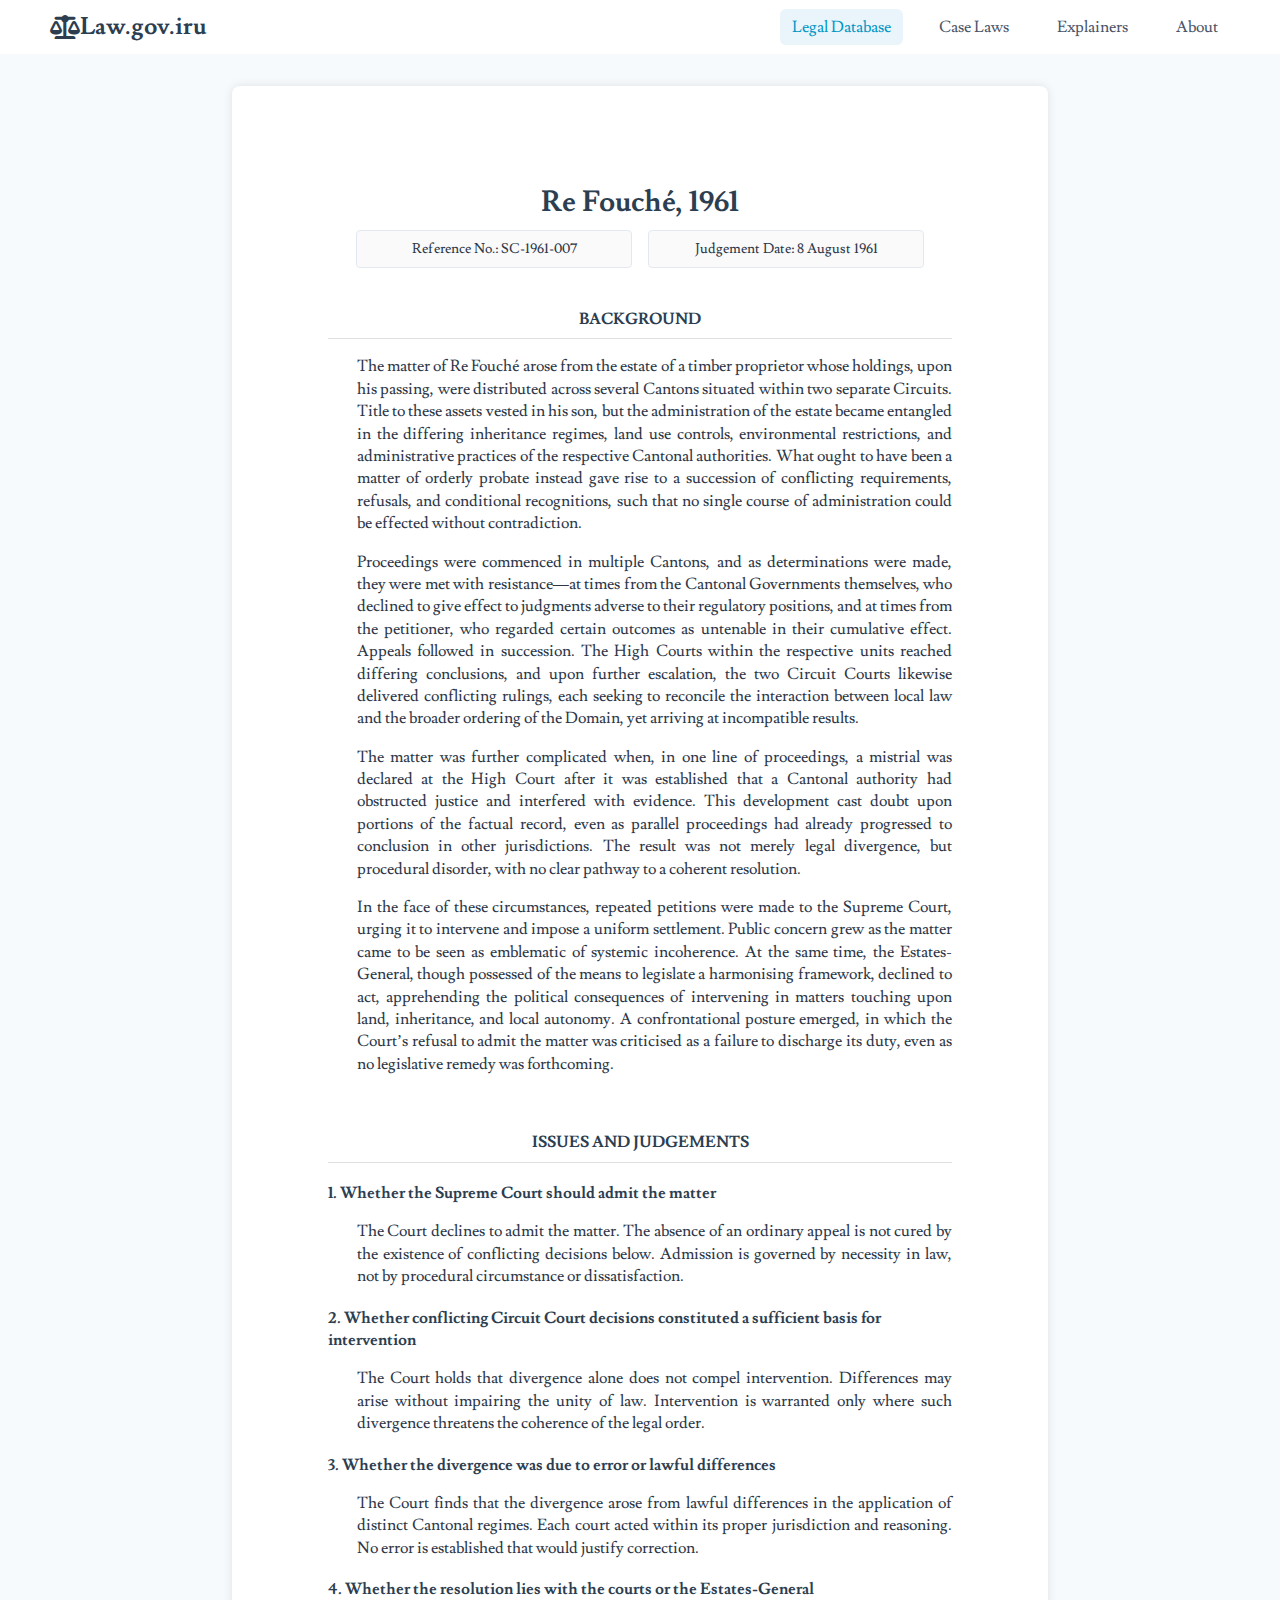
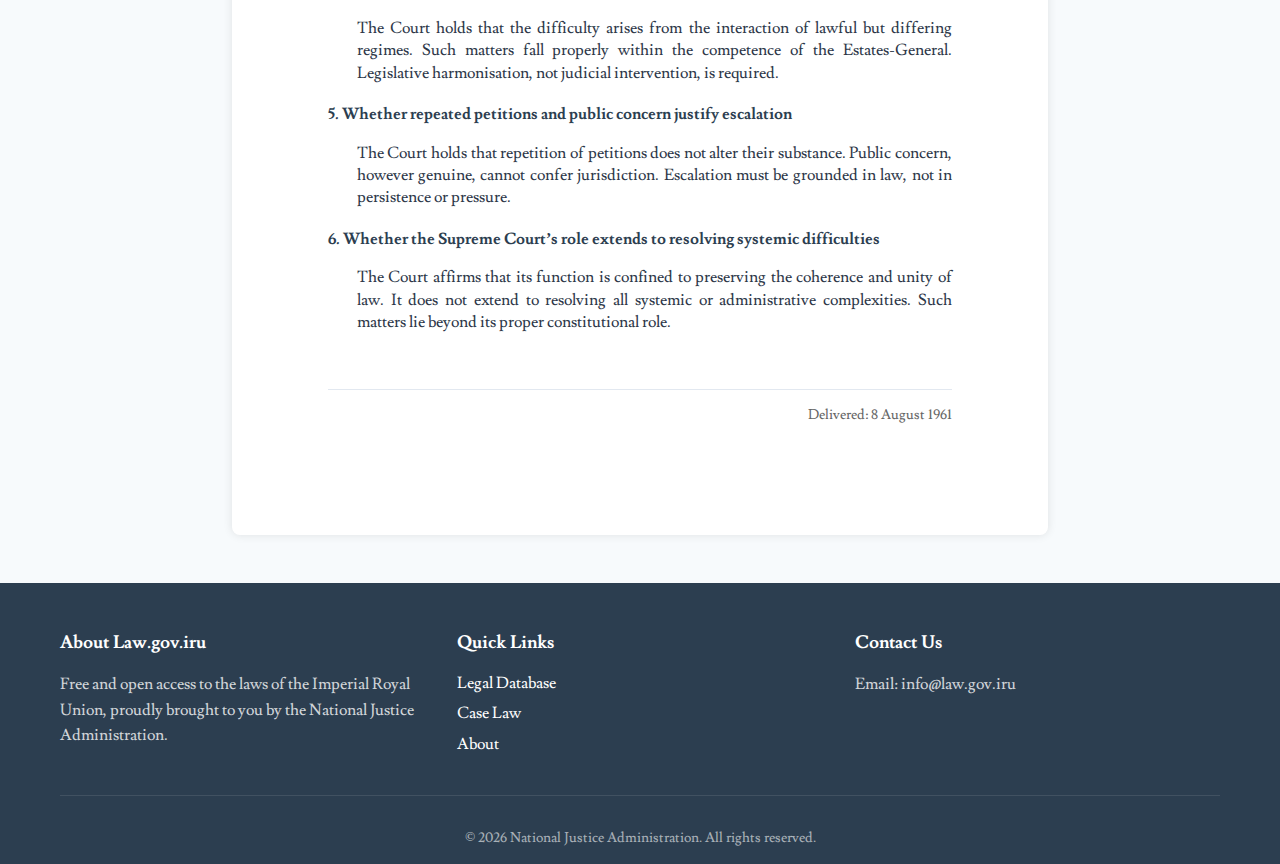
<file: common-law/SC-1961-007_Re Fouche.html>
<!DOCTYPE html>
<html lang="en">
<head>
    <meta charset="UTF-8">
    <meta name="viewport" content="width=device-width, initial-scale=1.0">
    <title>Re Fouche (SC-1961-007) - Law.gov.iru</title>
    <link rel="icon" type="image/x-icon" href="../favicon.ico">
    <link rel="stylesheet" href="../css/styles.css">
    <link rel="stylesheet" href="https://cdnjs.cloudflare.com/ajax/libs/font-awesome/6.0.0/css/all.min.css">
</head>
<body>
    <!-- Header will be loaded here -->
    <div id="header"></div>
    <div class="navbar-placeholder"></div>

    <main class="container">
        <div class="act-container">
            <header class="act-header">
                <h1>Re Fouché, 1961</h1>
                <div class="act-meta">
                    <span class="reference-no">Reference No.: SC-1961-007</span>
                    <span class="enactment-date">Judgement Date: 8 August 1961</span>
                                    </div>
            </header>

            <div class="act-content">
                <!-- Act content will be dynamically loaded here -->
                <div class="act-part">
                    <h1>Background</h1>
                    <div class="section" id="background">
                        <h3>The matter of Re Fouché arose from the estate of a timber proprietor whose holdings, upon his passing, were distributed across several Cantons situated within two separate Circuits. Title to these assets vested in his son, but the administration of the estate became entangled in the differing inheritance regimes, land use controls, environmental restrictions, and administrative practices of the respective Cantonal authorities. What ought to have been a matter of orderly probate instead gave rise to a succession of conflicting requirements, refusals, and conditional recognitions, such that no single course of administration could be effected without contradiction.</h3>
                        <h3>Proceedings were commenced in multiple Cantons, and as determinations were made, they were met with resistance—at times from the Cantonal Governments themselves, who declined to give effect to judgments adverse to their regulatory positions, and at times from the petitioner, who regarded certain outcomes as untenable in their cumulative effect. Appeals followed in succession. The High Courts within the respective units reached differing conclusions, and upon further escalation, the two Circuit Courts likewise delivered conflicting rulings, each seeking to reconcile the interaction between local law and the broader ordering of the Domain, yet arriving at incompatible results.</h3>
                        <h3>The matter was further complicated when, in one line of proceedings, a mistrial was declared at the High Court after it was established that a Cantonal authority had obstructed justice and interfered with evidence. This development cast doubt upon portions of the factual record, even as parallel proceedings had already progressed to conclusion in other jurisdictions. The result was not merely legal divergence, but procedural disorder, with no clear pathway to a coherent resolution.</h3>
                        <h3>In the face of these circumstances, repeated petitions were made to the Supreme Court, urging it to intervene and impose a uniform settlement. Public concern grew as the matter came to be seen as emblematic of systemic incoherence. At the same time, the Estates-General, though possessed of the means to legislate a harmonising framework, declined to act, apprehending the political consequences of intervening in matters touching upon land, inheritance, and local autonomy. A confrontational posture emerged, in which the Court’s refusal to admit the matter was criticised as a failure to discharge its duty, even as no legislative remedy was forthcoming.</h3>
                    </div>
                </div>

                <div class="act-part">
                    <h1>Issues and Judgements</h1>
                    
                    <div class="section" id="section-3">
                        <h2>1. Whether the Supreme Court should admit the matter</h2>
                        <h3>The Court declines to admit the matter. The absence of an ordinary appeal is not cured by the existence of conflicting decisions below. Admission is governed by necessity in law, not by procedural circumstance or dissatisfaction.</h3>
                        <h2>2. Whether conflicting Circuit Court decisions constituted a sufficient basis for intervention</h2>
                        <h3>The Court holds that divergence alone does not compel intervention. Differences may arise without impairing the unity of law. Intervention is warranted only where such divergence threatens the coherence of the legal order.</h3>
                        <h2>3. Whether the divergence was due to error or lawful differences</h2>
                        <h3>The Court finds that the divergence arose from lawful differences in the application of distinct Cantonal regimes. Each court acted within its proper jurisdiction and reasoning. No error is established that would justify correction.</h3>
                        <h2>4. Whether the resolution lies with the courts or the Estates-General</h2>
                        <h3>The Court holds that the difficulty arises from the interaction of lawful but differing regimes. Such matters fall properly within the competence of the Estates-General. Legislative harmonisation, not judicial intervention, is required.</h3>
                        <h2>5. Whether repeated petitions and public concern justify escalation</h2>
                        <h3>The Court holds that repetition of petitions does not alter their substance. Public concern, however genuine, cannot confer jurisdiction. Escalation must be grounded in law, not in persistence or pressure.</h3>
                        <h2>6. Whether the Supreme Court’s role extends to resolving systemic difficulties</h2>
                        <h3>The Court affirms that its function is confined to preserving the coherence and unity of law. It does not extend to resolving all systemic or administrative complexities. Such matters lie beyond its proper constitutional role.</h3>
                    </div>
                </div>
            </div>

            <footer class="act-footer">
                <p>Delivered: 8 August 1961</p>
            </footer>
        </div>
    </main>

    <!-- Footer will be loaded here -->
    <div id="footer"></div>

    <script>
        // Load header
        fetch('../components/header.html')
            .then(response => response.text())
            .then(html => {
                document.getElementById('header').innerHTML = html;
                // Initialize scroll behavior after header is loaded
                initializeScrollBehavior();
            });

        // Load footer
        fetch('../components/footer.html')
            .then(response => response.text())
            .then(html => {
                document.getElementById('footer').innerHTML = html;
            });

        // Initialize scroll behavior
        function initializeScrollBehavior() {
            const navbar = document.querySelector('.navbar');
            let lastScrollTop = 0;
            let scrollThreshold = 100; // Start floating after 100px of scroll

            window.addEventListener('scroll', () => {
                const scrollTop = window.pageYOffset || document.documentElement.scrollTop;
                
                if (scrollTop > scrollThreshold) {
                    navbar.classList.add('scrolled');
                } else {
                    navbar.classList.remove('scrolled');
                }
                
                lastScrollTop = scrollTop;
            });
        }
    </script>
</body>
</html>
</file>
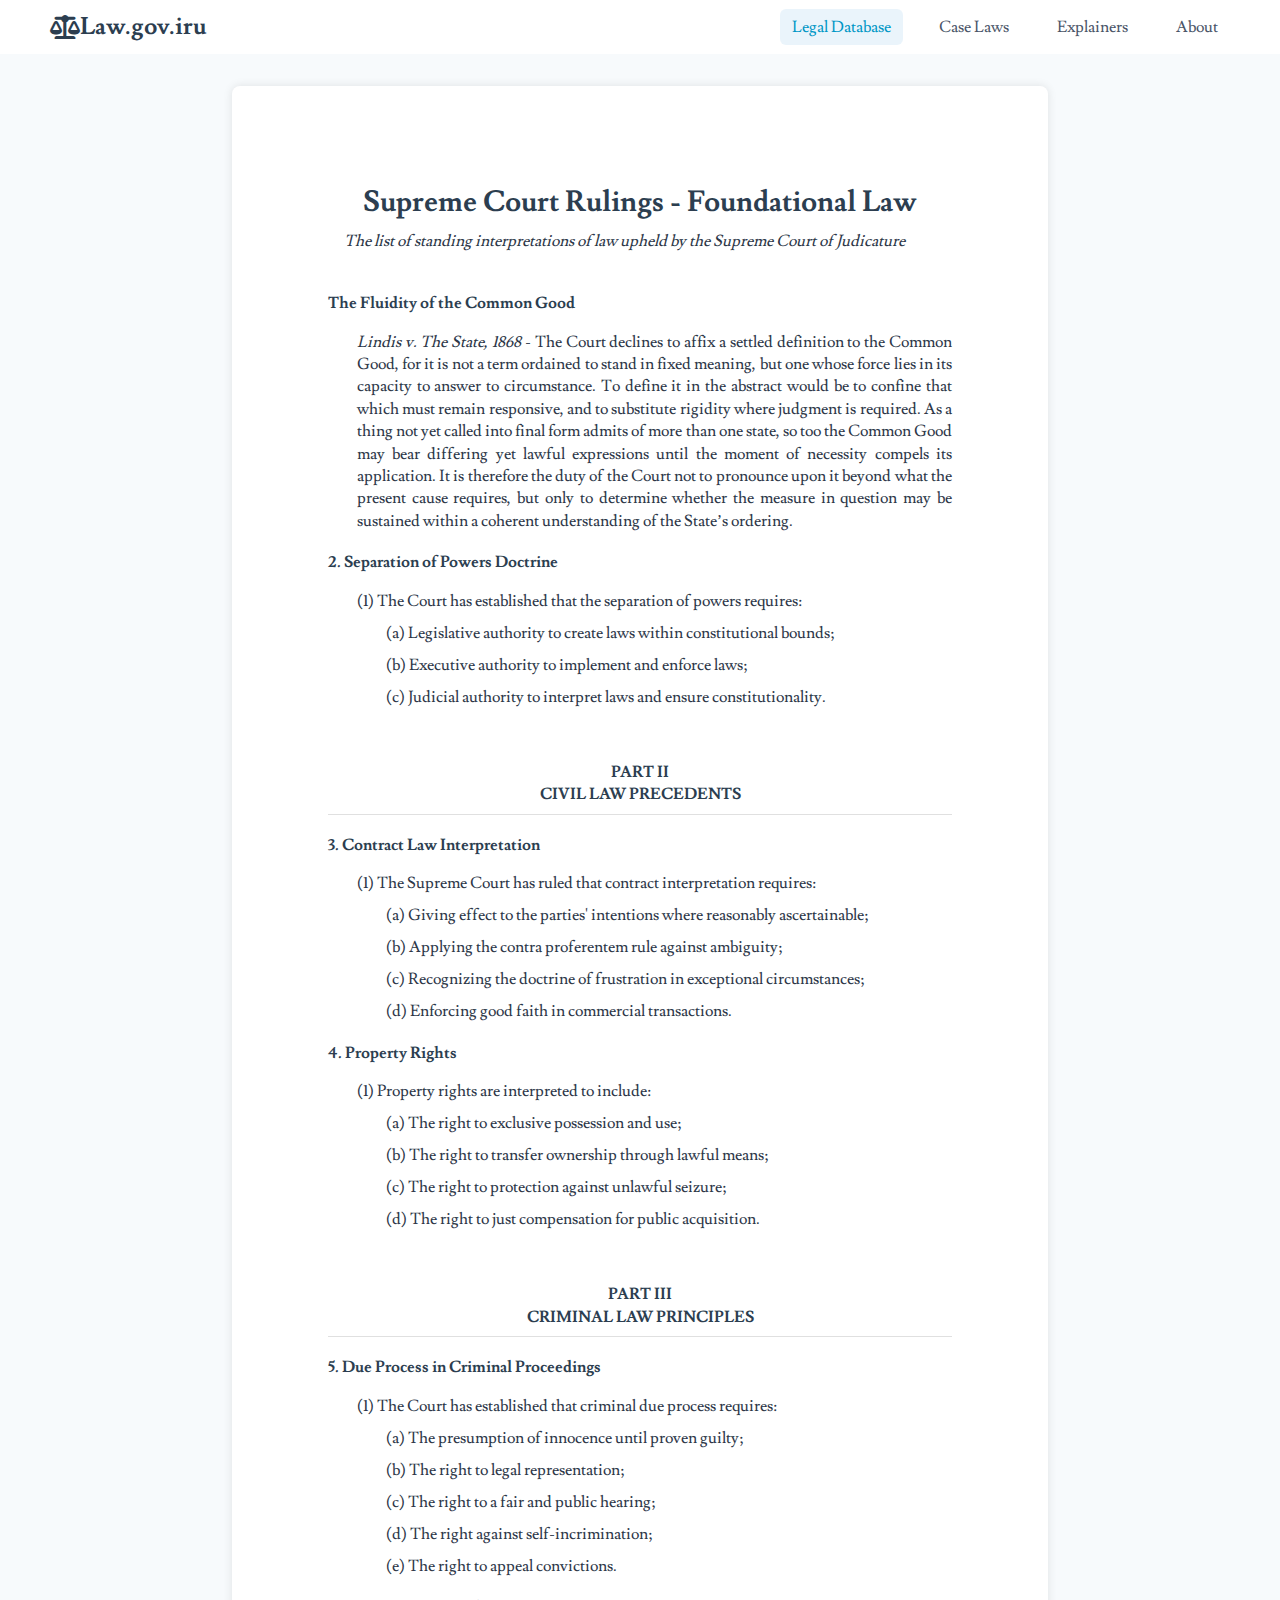
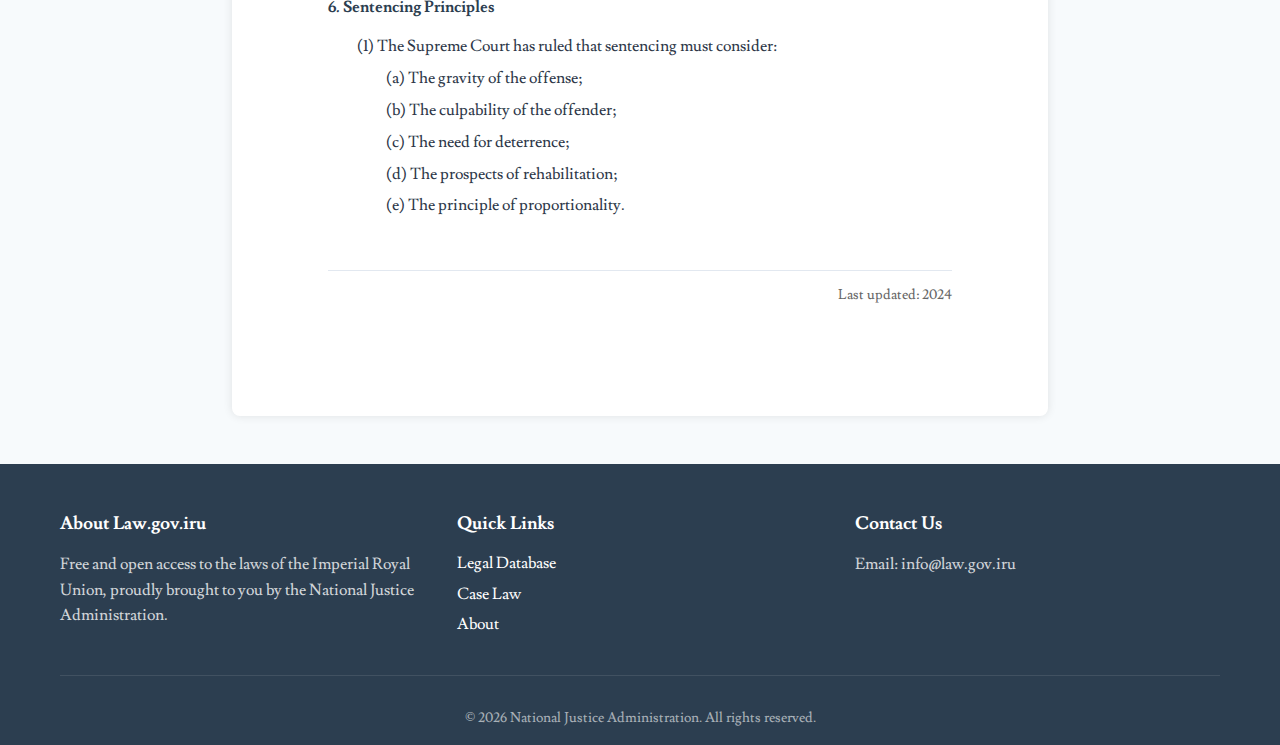
<file: court-rulings/scr-adjudicative-presumptions.html>
<!DOCTYPE html>
<html lang="en">
<head>
    <meta charset="UTF-8">
    <meta name="viewport" content="width=device-width, initial-scale=1.0">
    <title>Supreme Court Rulings - Law.gov.iru</title>
    <link rel="stylesheet" href="../css/styles.css">
    <link rel="stylesheet" href="https://cdnjs.cloudflare.com/ajax/libs/font-awesome/6.0.0/css/all.min.css">
</head>
<body>
    <!-- Header will be loaded here -->
    <div id="header"></div>
    <div class="navbar-placeholder"></div>

    <main class="container">
        <div class="act-container">
            <header class="act-header">
                <h1>Supreme Court Rulings - Foundational Law</h1>
                <subtitle>The list of standing interpretations of law upheld by the Supreme Court of Judicature</subtitle>
            </header>

            <div class="act-content">
                <!-- Supreme Court Rulings content will be dynamically loaded here -->
                <div class="act-part">
                    
                    <div class="section">
                        <h2>The Fluidity of the Common Good</h2>
                        <h3><i>Lindis v. The State, 1868</i> - The Court declines to affix a settled definition to the Common Good, for it is not a term ordained to stand in fixed meaning, but one whose force lies in its capacity to answer to circumstance. To define it in the abstract would be to confine that which must remain responsive, and to substitute rigidity where judgment is required. As a thing not yet called into final form admits of more than one state, so too the Common Good may bear differing yet lawful expressions until the moment of necessity compels its application. It is therefore the duty of the Court not to pronounce upon it beyond what the present cause requires, but only to determine whether the measure in question may be sustained within a coherent understanding of the State’s ordering.</h3>
                    </div>
                    
                    <div class="section" id="section-2">
                        <h2>2. Separation of Powers Doctrine</h2>
                        <h3>(1) The Court has established that the separation of powers requires:</h3>
                        <h4>(a) Legislative authority to create laws within constitutional bounds;</h4>
                        <h4>(b) Executive authority to implement and enforce laws;</h4>
                        <h4>(c) Judicial authority to interpret laws and ensure constitutionality.</h4>
                    </div>
                </div>
                
                <div class="act-part">
                    <h1>PART II<br>CIVIL LAW PRECEDENTS</h1>
                    
                    <div class="section" id="section-3">
                        <h2>3. Contract Law Interpretation</h2>
                        <h3>(1) The Supreme Court has ruled that contract interpretation requires:</h3>
                        <h4>(a) Giving effect to the parties' intentions where reasonably ascertainable;</h4>
                        <h4>(b) Applying the contra proferentem rule against ambiguity;</h4>
                        <h4>(c) Recognizing the doctrine of frustration in exceptional circumstances;</h4>
                        <h4>(d) Enforcing good faith in commercial transactions.</h4>
                    </div>
                    
                    <div class="section" id="section-4">
                        <h2>4. Property Rights</h2>
                        <h3>(1) Property rights are interpreted to include:</h3>
                        <h4>(a) The right to exclusive possession and use;</h4>
                        <h4>(b) The right to transfer ownership through lawful means;</h4>
                        <h4>(c) The right to protection against unlawful seizure;</h4>
                        <h4>(d) The right to just compensation for public acquisition.</h4>
                    </div>
                </div>

                <div class="act-part">
                    <h1>PART III<br>CRIMINAL LAW PRINCIPLES</h1>
                    
                    <div class="section" id="section-5">
                        <h2>5. Due Process in Criminal Proceedings</h2>
                        <h3>(1) The Court has established that criminal due process requires:</h3>
                        <h4>(a) The presumption of innocence until proven guilty;</h4>
                        <h4>(b) The right to legal representation;</h4>
                        <h4>(c) The right to a fair and public hearing;</h4>
                        <h4>(d) The right against self-incrimination;</h4>
                        <h4>(e) The right to appeal convictions.</h4>
                    </div>
                    
                    <div class="section" id="section-6">
                        <h2>6. Sentencing Principles</h2>
                        <h3>(1) The Supreme Court has ruled that sentencing must consider:</h3>
                        <h4>(a) The gravity of the offense;</h4>
                        <h4>(b) The culpability of the offender;</h4>
                        <h4>(c) The need for deterrence;</h4>
                        <h4>(d) The prospects of rehabilitation;</h4>
                        <h4>(e) The principle of proportionality.</h4>
                    </div>
                </div>
            </div>

            <footer class="act-footer">
                <p>Last updated: 2024</p>
            </footer>
        </div>
    </main>

    <!-- Footer will be loaded here -->
    <div id="footer"></div>

    <script>
        // Load header
        fetch('../components/header.html')
            .then(response => response.text())
            .then(html => {
                document.getElementById('header').innerHTML = html;
                // Initialize scroll behavior after header is loaded
                initializeScrollBehavior();
            });

        // Load footer
        fetch('../components/footer.html')
            .then(response => response.text())
            .then(html => {
                document.getElementById('footer').innerHTML = html;
            });

        // Initialize scroll behavior
        function initializeScrollBehavior() {
            const navbar = document.querySelector('.navbar');
            let lastScrollTop = 0;
            let scrollThreshold = 100; // Start floating after 100px of scroll

            window.addEventListener('scroll', () => {
                const scrollTop = window.pageYOffset || document.documentElement.scrollTop;
                
                if (scrollTop > scrollThreshold) {
                    navbar.classList.add('scrolled');
                } else {
                    navbar.classList.remove('scrolled');
                }
                
                lastScrollTop = scrollTop;
            });
        }
    </script>
</body>
</html>
</file>
<file: css/styles.css>
/* Import Google Fonts */
@import url('https://fonts.googleapis.com/css2?family=Lusitana:wght@400;700&display=swap');

/* Reset and Base Styles */
:root {
    --primary-color: #2c3e50;
    --secondary-color: #0097c6;
    --accent-color: #fea900;
    --heading-color: #2d3748;
    --text-color: #2d3748;
    --light-gray: #f7fafc;
    --medium-gray: #e2e8f0;
    --dark-gray: #4a5568;
    --border-color: #e2e8f0;
    --shadow: 0 1px 3px 0 rgba(0, 0, 0, 0.1), 0 1px 2px 0 rgba(0, 0, 0, 0.06);
    --transition: all 0.3s ease;
}

* {
    margin: 0;
    padding: 0;
    box-sizing: border-box;
}

html {
    scroll-behavior: smooth;
    font-size: 16px; /* Set base font size for rem calculations */
}

body {
    font-family: 'Lusitana', serif;
    line-height: 1.4;
    font-size: 1rem;
    color: var(--text-color);
    background-color: var(--light-gray);
    margin: 0;
}

.container {
    max-width: 1200px;
    margin: 0 auto;
    padding: 0 1.5rem;
}

main {
    padding-top: 120px;
}

a {
    color: var(--secondary-color);
    text-decoration: none;
    transition: var(--transition);
}

a:hover:not(.nav-links li a):not(.logo) {
    color: var(--accent-color);
    text-decoration: underline;
}

a:visited {
    color: var(--secondary-color);
}

/* Navigation */
.navbar {
    background-color: #fff;
    box-shadow: none;
    position: relative;
    z-index: 1000;
    transition: all 0.3s ease;
    max-height: 120px;
    padding: 0;
}

.navbar.scrolled {
    position: fixed;
    box-shadow: var(--shadow);
    top: 0;
    left: 0;
    right: 0;
}

/* Navbar placeholder to prevent content jump */
.navbar-placeholder {
    display: none;
    height: 0;
    transition: height 0.3s ease;
}

.navbar.scrolled + .navbar-placeholder {
    display: block;
    height: 100px;
}

/* Ensure navbar is at the top when not scrolled */
.navbar:not(.scrolled) {
    position: relative;
    top: 0;
}

.navbar .container {
    display: flex;
    justify-content: space-between;
    align-items: center;
    padding: 10px;
}

.logo {
    font-size: 1.5rem;
    font-weight: 700;
    color: var(--primary-color);
    text-decoration: none;
    display: flex;
    align-items: center;
}

.header-image {
    height: auto;
    max-width: 100%;
    max-height: 90px;
    object-fit: contain;
    transition: max-height 0.3s ease;
}

.nav-links {
    display: flex;
    list-style: none;
    gap: 1.5rem;
}

.nav-links li a {
    color: var(--dark-gray);
    font-weight: 500;
    padding: 0.5rem 0.75rem;
    border-radius: 0.375rem;
    text-decoration: none;
}

.nav-links li a:hover,
.nav-links li a.active {
    color: var(--secondary-color);
    background-color: rgba(52, 152, 219, 0.1);
    text-decoration: none;
}

/* Page Header */
.page-header {
    margin-bottom: 2rem;
    padding: 2rem 0;
}

.page-header h1 {
    font-size: 2rem;
    color: var(--primary-color);
    margin-bottom: 0.5rem;
    font-weight: 700;
}

.page-header p {
    color: var(--dark-gray);
    font-size: 1.125rem;
}

/* Search and Filters */
.search-container {
    margin-top: 1.5rem;
    display: flex;
    flex-direction: column;
    gap: 1rem;
}

.search-box {
    position: relative;
}

.search-box i {
    position: absolute;
    left: 1rem;
    top: 50%;
    transform: translateY(-50%);
    color: var(--dark-gray);
}

.search-box {
    position: relative;
}

.search-box input {
    width: 100%;
    padding: 0.75rem 1rem 0.75rem 2.5rem;
    font-family: 'Lusitana', serif;
    font-size: 1rem;
    border: 1px solid var(--border-color);
    border-radius: 0.375rem;
    transition: var(--transition);
}

.search-box input:focus {
    outline: none;
    border-color: var(--secondary-color);
    box-shadow: 0 0 0 3px rgba(52, 152, 219, 0.2);
}

.filters {
    display: flex;
    gap: 1rem;
    align-items: center;
    flex-wrap: wrap;
}

.category-checkboxes {
    display: flex;
    gap: 1rem;
    align-items: center;
    flex-wrap: wrap;
    background-color: white;
    border: 1px solid var(--border-color);
    border-radius: 0.375rem;
    padding: 0.5rem 1rem;
}

.checkbox-item {
    display: flex;
    align-items: center;
    gap: 0.5rem;
    white-space: nowrap;
}

.checkbox-item input[type="checkbox"] {
    width: 1rem;
    height: 1rem;
    cursor: pointer;
    accent-color: var(--secondary-color);
}

.checkbox-item label {
    font-family: 'Lusitana', serif;
    font-size: 0.9rem;
    color: var(--dark-gray);
    cursor: pointer;
    user-select: none;
    margin: 0;
}

.checkbox-item input[type="checkbox"]:checked + label {
    color: var(--secondary-color);
    font-weight: 500;
}

.checkbox-item#selectAll {
    border-right: 1px solid var(--border-color);
    padding-right: 1rem;
    margin-right: 0.5rem;
}

.filters button {
    padding: 0.5rem 1rem;
    font-family: 'Lusitana', serif;
    font-size: 0.9rem;
    border: 1px solid var(--secondary-color);
    border-radius: 0.375rem;
    background-color: white;
    color: var(--secondary-color);
    cursor: pointer;
    transition: var(--transition);
    font-weight: 500;
}

.filters button:focus {
    outline: none;
    box-shadow: 0 0 0 3px rgba(52, 152, 219, 0.2);
}

.filters button:hover {
    background-color: var(--secondary-color);
    color: white;
}

/* Mobile responsive styles for checkboxes */
@media (max-width: 768px) {
    .category-checkboxes {
        flex-direction: column;
        align-items: flex-start;
        gap: 0.75rem;
        padding: 1rem;
    }
    
    .checkbox-item#selectAll {
        border-right: none;
        padding-right: 0;
        margin-right: 0;
        border-bottom: 1px solid var(--border-color);
        padding-bottom: 0.75rem;
        margin-bottom: 0.5rem;
        width: 100%;
    }
    
    .filters {
        flex-direction: column;
        align-items: stretch;
    }
}

/* Laws Table */
.laws-table-container {
    background: white;
    border-radius: 0.5rem;
    box-shadow: var(--shadow);
    overflow: hidden;
    margin-bottom: 2rem;
}

.table-responsive {
    overflow-x: auto;
    -webkit-overflow-scrolling: touch;
}

.laws-table {
    width: 100%;
    border-collapse: collapse;
}

.laws-table th,
.laws-table td {
    padding: 1rem 1.25rem;
    text-align: left;
    border-bottom: 1px solid var(--border-color);
}

.laws-table th {
    background-color: var(--light-gray);
    font-weight: 600;
    color: var(--primary-color);
    text-transform: uppercase;
    font-size: 0.75rem;
    letter-spacing: 0.05em;
    position: relative;
    padding-right: 1.5rem;
    cursor: pointer;
    user-select: none;
}

.laws-table th:hover {
    background-color: #e2e8f0;
}

.laws-table th::after {
    content: '';
    position: absolute;
    right: 0.5rem;
    top: 50%;
    transform: translateY(-50%);
    width: 0;
    height: 0;
    border-left: 4px solid transparent;
    border-right: 4px solid transparent;
    opacity: 0.5;
}

.laws-table th.sorted-asc::after {
    border-bottom: 4px solid var(--secondary-color);
    border-top: none;
    opacity: 1;
}

.laws-table th.sorted-desc::after {
    border-top: 4px solid var(--secondary-color);
    border-bottom: none;
    opacity: 1;
}

.laws-table th:not(.sorted-asc):not(.sorted-desc)::after {
    border-top: 4px solid var(--dark-gray);
    margin-top: -2px;
}

.laws-table th:not(.sorted-asc):not(.sorted-desc)::before {
    content: '';
    position: absolute;
    right: 0.5rem;
    top: 50%;
    transform: translateY(-50%);
    width: 0;
    height: 0;
    border-left: 4px solid transparent;
    border-right: 4px solid transparent;
    border-bottom: 4px solid var(--dark-gray);
    margin-top: 2px;
    opacity: 0.5;
}

.laws-table tbody tr:hover {
    background-color: rgba(52, 152, 219, 0.05);
}

.laws-table a {
    color: var(--secondary-color);
    font-weight: 500;
}

.laws-table a:hover {
    color: var(--accent-color);
    text-decoration: underline;
}

.no-results {
    text-align: center;
    padding: 3rem 1rem;
    color: var(--dark-gray);
    font-style: italic;
}

/* Act Footer */
.act-footer {
    text-align: center;
    padding: 1.5rem 0 1rem;
    margin-top: 1.5rem;
    color: var(--dark-gray);
    font-size: 0.9rem;
    border-top: 1px solid #e0e0e0;
}

/* Pagination */
.pagination-container {
    display: flex;
    justify-content: space-between;
    align-items: center;
    padding: 1rem 1.25rem;
    background-color: white;
    border-top: 1px solid var(--border-color);
    flex-wrap: wrap;
    gap: 1rem;
}

.pagination-info {
    color: var(--dark-gray);
    font-size: 0.9rem;
    font-family: 'Lusitana', serif;
}

.pagination-controls {
    display: flex;
    align-items: center;
    gap: 0.5rem;
}

.pagination-controls button {
    min-width: 2.25rem;
    height: 2.25rem;
    display: inline-flex;
    align-items: center;
    justify-content: center;
    padding: 0;
    border-radius: 0.25rem;
    background-color: white;
    border: 1px solid var(--border-color);
    color: var(--primary-color);
    font-family: 'Lusitana', serif;
    cursor: pointer;
    transition: var(--transition);
}

.pagination-controls button:not(:disabled):hover {
    background-color: var(--light-gray);
    border-color: var(--medium-gray);
}

.pagination-controls button:disabled {
    opacity: 0.5;
    cursor: not-allowed;
}

.page-number {
    min-width: 2.25rem;
    height: 2.25rem;
    padding: 0 0.5rem;
    display: flex;
    align-items: center;
    justify-content: center;
    border: 1px solid var(--border-color);
    background-color: white;
    border-radius: 0.25rem;
    font-family: 'Lusitana', serif;
    cursor: pointer;
    transition: var(--transition);
}

.page-number:hover:not(.active) {
    background-color: var(--light-gray);
}

.page-number.active {
    background-color: var(--secondary-color);
    color: white;
    border-color: var(--secondary-color);
}

.page-size {
    display: flex;
    align-items: center;
    gap: 0.5rem;
}

.page-size select {
    padding: 0.375rem 0.5rem;
    font-family: 'Lusitana', serif;
    border: 1px solid var(--border-color);
    border-radius: 0.25rem;
    background-color: white;
}

/* Footer */
.footer {
    background-color: var(--primary-color);
    color: white;
    padding: 3rem 0 1.5rem;
    margin-top: 3rem;
}

.footer-content {
    display: grid;
    grid-template-columns: repeat(auto-fit, minmax(250px, 1fr));
    gap: 2rem;
    margin-bottom: 2rem;
}

.footer-section h3 {
    color: white;
    margin-bottom: 1rem;
    font-size: 1.1rem;
}

.footer-section p {
    color: rgba(255, 255, 255, 0.8);
    line-height: 1.6;
}

.footer-section ul {
    list-style: none;
}

.footer-section ul li {
    margin-bottom: 0.5rem;
}

.footer-section ul li a {
    color: rgba(255, 255, 255, 0.8);
    text-decoration: none;
    transition: color 0.2s ease;
}

.footer-section ul li a:hover {
    color: var(--accent-color);
    text-decoration: underline;
}

.footer-bottom {
    text-align: center;
    padding-top: 1.5rem;
    border-top: 1px solid rgba(255, 255, 255, 0.1);
    color: rgba(255, 255, 255, 0.6);
    font-size: 0.9rem;
}

/* Mobile menu toggle */
.mobile-menu-toggle {
    display: none;
    background: none;
    border: 1px solid var(--border-color);
    font-size: 1.5rem;
    color: var(--primary-color);
    cursor: pointer;
    padding: 0.5rem;
    border-radius: 4px;
    transition: all 0.3s ease;
}

.mobile-menu-toggle:hover {
    background-color: var(--light-gray);
}

/* Responsive Design */
@media (max-width: 768px) {
    main {
        padding-top: 120px;
    }
    
    .mobile-menu-toggle {
        display: block;
    }
    
    .header-image {
        max-height: 60px;
    }
    
    .navbar {
        padding: 0;
    }
    
    .navbar .container {
        flex-direction: row;
        justify-content: space-between;
        align-items: center;
        padding: 10px;
    }
    
    .nav-links {
        display: none;
        position: absolute;
        top: 100%;
        left: 0;
        right: 0;
        background: white;
        flex-direction: column;
        box-shadow: var(--shadow);
        z-index: 999;
        max-height: 300px;
        overflow-y: auto;
    }
    
    .nav-links.active {
        display: flex !important;
        position: absolute;
        top: 100%;
        left: 0;
        right: 0;
        background: white;
        flex-direction: column;
        box-shadow: var(--shadow);
        z-index: 999;
        border: 1px solid var(--border-color);
    }
    
    .nav-links li {
        width: 100%;
        text-align: center;
        border-bottom: 1px solid var(--border-color);
    }
    
    .nav-links li:last-child {
        border-bottom: none;
    }
    
    .nav-links li a {
        display: block;
        padding: 1rem;
        font-size: 0.9rem;
    }
    
    /* Mobile scrolled navbar styles */
    .navbar.scrolled {
        position: fixed;
        top: 0;
        left: 0;
        right: 0;
        z-index: 1001;
        max-height: 70px;
        background: white;
        box-shadow: var(--shadow);
    }
    
    .navbar.scrolled .nav-links {
        top: 70px;
    }
    
    .page-header h1 {
        font-size: 1.5rem;
    }
    
    .pagination-container {
        flex-direction: column;
        gap: 1rem;
        align-items: stretch;
    }
    
    .pagination-controls {
        justify-content: center;
    }
    
    .page-size {
        justify-content: center;
    }
}

/* Print Styles */
@media print {
    .navbar,
    .search-container,
    .pagination-container {
        display: none;
    }
    
    body {
        padding-top: 0;
        background: white;
    }
    
    .laws-table {
        width: 100% !important;
        font-size: 12px;
    }
    
    .laws-table th,
    .laws-table td {
        padding: 0.5rem;
    }
}

.container {
    max-width: 1200px;
    margin: 0 auto;
    padding: 0 20px;
}


/* Hero Section */
.hero {
    background: linear-gradient(rgba(0,0,0,0.5), rgba(0,0,0,0.5)), url('../images/hero-bg.jpg');
    background-size: cover;
    background-position: center;
    color: white;
    text-align: center;
    padding: 100px 0;
    margin-top: 60px;
}

.hero h1 {
    font-size: 3rem;
    margin-bottom: 1rem;
}

/* Features Section */
.features {
    padding: 4rem 0;
}

.features h2 {
    text-align: center;
    margin-bottom: 2rem;
}

.feature-grid {
    display: grid;
    grid-template-columns: repeat(auto-fit, minmax(250px, 1fr));
    gap: 2rem;
}

.feature-card {
    background: #fff;
    padding: 2rem;
    border-radius: 8px;
    box-shadow: 0 2px 5px rgba(0,0,0,0.1);
    text-align: center;
}

.feature-card i {
    font-size: 2.5rem;
    color: #3498db;
    margin-bottom: 1rem;
}

/* Footer */
/* Act Content Styles */
.act-container {
    background: white;
    border-radius: 0.5rem;
    box-shadow: var(--shadow);
    overflow: hidden;
    margin: 2rem 0;
    padding: 2rem;
}

.act-header {
    margin-bottom: 2rem;
}

.act-header subtitle {
    display: block;
    font-size: 1.1rem;
    color: var(--text-color);
    margin-bottom: 1rem;
}

.act-meta {
    display: flex;
    gap: 1.5rem;
    font-size: 0.9rem;
    color: var(--text-color);
    margin-top: 1rem;
    flex-wrap: wrap;
}

.act-part {
    margin: 2.5rem 0;
}

.act-part > h1 {
    font-size: 1.5rem;
    color: var(--primary-color);
    margin: 2rem 0 1.5rem 0;
    padding-bottom: 0.5rem;
    border-bottom: 2px solid var(--border-color);
    font-weight: 600;
    display: flex;
    align-items: baseline;
    gap: 0.5rem;
}

/* Section styling with two-column layout */
.section {
    margin: 1rem 0 1rem 0;
    font-size: 1rem;
}

/* Section heading (h2) - main section number and title */
.section > h2 {
    font-size: 1.1rem;
    color: var(--text-color);
    font-weight: 600;
    margin: 0.5rem 0;
    gap: 0.5rem;
    align-items: baseline;
}

/* Interpretation section */
.interpretation {
    display: block;
}

.interpretation > h2 {
    font-size: 1.1rem;
    color: var(--text-color);
    font-weight: 600;
    margin: 0.5rem 0;
    display: grid;
    grid-template-columns: auto 1fr;
    gap: 0.5rem;
    align-items: baseline;
    text-indent: 0;
}

.interpretation h3 {
    font-size: 1rem;
    color: var(--text-color);
    font-weight: normal;
    margin: 1rem 0 0.5rem 2rem;
    display: grid;
    grid-template-columns: auto 1fr;
    gap: 0.5rem;
    align-items: baseline;
    text-align: justify;
    text-justify: inter-word;
}

.interpretation h4 {
    display: block;
    margin: 1rem 0 0.5rem;
    text-indent: 0;
    text-align: justify;
    text-justify: inter-word;
}

.interpretation p {
    margin: 0.5rem 0 0.5rem 2rem;
    text-align: left;
    text-indent: 0;
    color: #333;
}

/* Definitions list */
.definitions {
    margin: 0.5rem 0 0.5rem 4rem;
}

.definitions dt {
    font-weight: 600;
    color: #000;
    margin-top: 0.5rem;
    max-width: 100%;
    word-wrap: break-word;
    overflow-wrap: break-word;
    box-sizing: border-box;
}

.definitions dd {
    margin: 0.25rem 0 0.75rem 1.5rem;
    color: #000;
    max-width: 100%;
    word-wrap: break-word;
    overflow-wrap: break-word;
    box-sizing: border-box;
}

/* Act parts */
.act-part h1 {
    font-size: 12pt;
    font-weight: bold;
    text-align: center;
    margin: 1.5em 0 0.5em;
    padding: 0.5em 0 1em;
    position: relative;
    page-break-before: always;
    page-break-after: avoid;
}

/* Act header */
.act-header h1 {
    font-size: 1.8rem;
    font-weight: bold;
    text-align: center;
    margin-bottom: 0.5rem;
    font-weight: 700;
    color: var(--primary-color);
}

.act-header subtitle {
    display: block;
    text-align: justify;
    font-style: italic;
    margin-bottom: 1rem;
    padding: 0 1rem;
    text-align-last: left;
}

.act-meta {
    display: flex;
    justify-content: space-between;
    margin: 0 auto 2rem auto;
    font-size: 0.9rem;
    max-width: 600px;
    width: 100%;
    padding: 0 1rem;
    gap: 1rem;
}

.act-meta .reference-no,
.act-meta .enactment-date {
    flex: 1;
    text-align: center;
    padding: 0.5rem;
    background-color: rgba(0, 0, 0, 0.02);
    border-radius: 4px;
    border: 1px solid var(--border-color);
}


/* Page layout */
.act-container {
    max-width: 8.5in;
    margin: 2rem auto 0 auto;
    padding: 1in;
    background: white;
    box-shadow: 0 0 10px rgba(0,0,0,0.1);
}

@page {
    size: A4;
    margin: 1in;
}

/* Ensure proper spacing for definitions */
.definitions {
    margin: 0.5rem 0 1rem 2rem;
}

.definitions dt {
    font-weight: 600;
    color: var(--primary-color);
    margin-top: 0.5rem;
}

.definitions dd {
    margin: 0.25rem 0 0.5rem 1.5rem;
}

.definitions {
    margin: 1rem 0 1rem 2rem;
}

.definitions dt {
    font-weight: 600;
    color: var(--primary-color);
    margin-top: 0.5rem;
}

.definitions dd {
    margin: 0.25rem 0 0.75rem 1.5rem;
    color: var(--text-color);
}

.deleted {
    color: inherit;
    opacity: 0.7;
    display: inline;
}

.act-footer {
    margin-top: 3rem;
    padding-top: 1.5rem;
    border-top: 1px solid var(--border-color);
    font-size: 0.9rem;
    color: var(--dark-gray);
    text-align: right;
}

@media (max-width: 768px) {
    .act-container {
        padding: 1.5rem;
    }
    
    .act-part > h1 {
        font-size: 1.3rem;
    }
    
    .section h2 {
        font-size: 1.15rem;
    }
    
    .act-meta {
        flex-direction: column;
        gap: 0.5rem;
    }
}

.footer {
    background-color: #2c3e50;
    color: white;
    padding: 3rem 0 1rem;
}

.footer-content {
    display: grid;
    grid-template-columns: repeat(auto-fit, minmax(250px, 1fr));
    gap: 2rem;
    margin-bottom: 2rem;
}

.footer-section h3 {
    margin-bottom: 1rem;
}

.footer-section ul {
    list-style: none;
}

.footer-section ul li {
    margin-bottom: 0.5rem;
}

.footer-section ul li a {
    color: white;
    text-decoration: none;
}

.footer-bottom {
    text-align: center;
    padding-top: 2rem;
    border-top: 1px solid rgba(255,255,255,0.1);
}

/* Responsive Design */
@media (max-width: 768px) {
    .hero h1 {
        font-size: 2rem;
    }
}

/* Standardize all headings within act content */
.act-content h1,
.act-content h2,
.act-content h3,
.act-content h4,
.act-header subtitle {
    font-size: 1rem !important;
}

/* Act container */
.act {
    max-width: 21cm;
    margin: 0 auto;
    padding: 1.5cm;
    box-sizing: border-box;
}

/* Act title */
.act-title {
    font-size: 16pt;
    font-weight: bold;
    text-align: center;
    margin: 1.5em 0;
    text-transform: uppercase;
}

/* Act part headers */
.act-part h1 {
    font-size: 1rem;
    font-weight: 600;
    text-align: center;
    margin: 1.5em 0 0.8em;
    padding: 0 0 0.5em;
    text-transform: uppercase;
    border-bottom: 1px solid #e0e0e0;
    page-break-before: always;
    page-break-after: avoid;
    display: block;
    clear: both;
}

/* Section styles */
.section:last-of-type {
    position: relative;
    padding-bottom: 0.5em;
}

/* Section headings hierarchy */
.section h2 {
    display: block;
    width: 100%;
    clear: both;
    word-wrap: break-word;
    overflow-wrap: break-word;
    margin: 1.2rem 0 0.6rem 0;
    padding-left: 0;
    font-size: 1.1rem;
    font-weight: 600;
    color: var(--primary-color);
    box-sizing: border-box;
    page-break-after: avoid;
    page-break-inside: avoid;
}

.section h3 {
    display: block;
    max-width: 100%;
    clear: both;
    word-wrap: break-word;
    overflow-wrap: break-word;
    box-sizing: border-box;
    text-align: justify;
    text-justify: inter-word;
    margin: 1rem 0 0.5rem 1.8rem;
    padding-left: 0;
    font-size: 1.05rem;
    font-weight: 500;
    color: var(--text-color);
    box-sizing: border-box;
    page-break-after: avoid;
    page-break-inside: avoid;
}

.section h4 {
    display: block;
    max-width: 100%;
    clear: both;
    word-wrap: break-word;
    overflow-wrap: break-word;
    box-sizing: border-box;
    text-align: justify;
    text-justify: inter-word;
    margin: 0.6rem 0 0.3rem 3.6rem;
    padding-left: 0;
    font-size: 1rem;
    font-weight: 400;
    color: var(--text-color);
    box-sizing: border-box;
    page-break-after: avoid;
    page-break-inside: avoid;
}

/* Definition lists */
.definition-list {
    margin: 0.5em 0 0.5em 3em;
    padding: 0;
}

.definition-list dt {
    font-size: 1rem;
    font-weight: bold;
    margin-top: 0.5em;
}

.definition-list dd {
    font-size: 1rem;
    margin: 0.2em 0 0.5em 2em;
    text-indent: 0;
}

/* Lists */
ol.lower-alpha {
    list-style-type: lower-alpha;
    margin: 0.5em 0 0.5em 5em;
    padding: 0;
}

ol.lower-roman {
    list-style-type: lower-roman;
    margin: 0.5em 0 0.5em 7em;
    padding: 0;
}

ol.lower-alpha li,
ol.lower-roman li {
    margin: 0.3em 0;
    padding: 0;
}

/* Italics for Act titles */
i {
    font-style: italic;
}

/* Act footer */
.act-footer {
    margin-top: 2em;
    padding: 1em 0;
    text-align: right;
    color: #666;
}

/* Print styles */
@media print {
    @page {
        size: A4;
        margin: 1.5cm;
    }
    
    body {
        font-size: 10pt;
    }
    
    .act {
        padding: 0;
    }
    
    .act-title {
        font-size: 14pt;
    }
    
    .act-part h1 {
        font-size: 11pt;
    }
}
</file>
